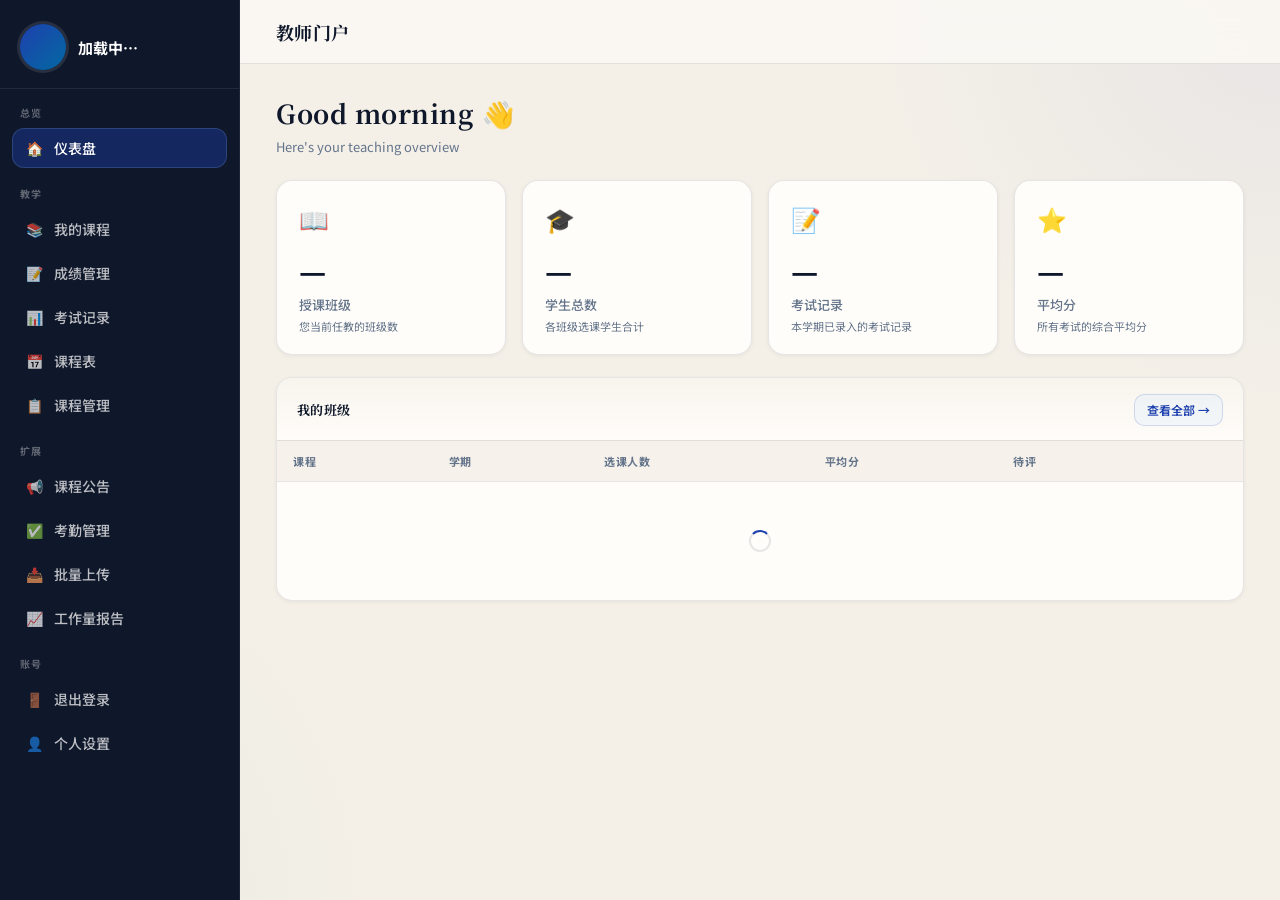
<file: EduManage/teacher/index.html>
<!DOCTYPE html>
<html lang="en">
<head>
<meta charset="UTF-8" />
<meta name="viewport" content="width=device-width, initial-scale=1.0" />
<title>教师门户</title>
<link rel="preconnect" href="https://fonts.googleapis.com">
<link href="https://fonts.googleapis.com/css2?family=Noto+Serif+SC:wght@400;600;700&family=Noto+Sans+SC:wght@300;400;500;600&family=JetBrains+Mono:wght@400;500&display=swap" rel="stylesheet">
<link rel="stylesheet" href="../css/portal-common.css">
<link rel="stylesheet" href="style.css">
</head>
<body class="portal-shell portal-teacher">

<div class="window">
  <!-- Title Bar -->
  <div class="titlebar">
    <div class="traffic-lights">
      <span class="traffic red"></span>
      <span class="traffic yellow"></span>
      <span class="traffic green"></span>
    </div>
    <div class="titlebar-title" id="pageTitle">教师门户</div>
    <div class="titlebar-right">
      <span class="titlebar-info" id="titlebarInfo"></span>
    </div>
  </div>

  <!-- App Body -->
  <div class="app-body">
    <!-- Sidebar -->
    <aside class="sidebar">
      <!-- Teacher identity -->
      <div class="sidebar-teacher">
        <div class="sidebar-avatar" id="sidebarAvatar"></div>
        <div class="sidebar-info">
          <div class="sidebar-name" id="sidebarName">加载中…</div>
          <div class="sidebar-role" id="sidebarRole"></div>
        </div>
      </div>

      <div class="sidebar-section-label">总览</div>
      <div class="nav-item active" data-view="dashboard">
        <span class="nav-icon">🏠</span> 仪表盘
      </div>

      <div class="sidebar-section-label">教学</div>
      <div class="nav-item" data-view="courses">
        <span class="nav-icon">📚</span> 我的课程
      </div>
      <div class="nav-item" data-view="grades">
        <span class="nav-icon">📝</span> 成绩管理
        <span class="nav-badge" id="ungradedBadge" style="display:none"></span>
      </div>
      <div class="nav-item" data-view="exams">
        <span class="nav-icon">📊</span> 考试记录
      </div>
      <div class="nav-item" data-view="schedule">
        <span class="nav-icon">📅</span> 课程表
      </div>
      <div class="nav-item" data-view="applications">
        <span class="nav-icon">📋</span> 课程管理
      </div>

      <div class="sidebar-section-label">扩展</div>
      <div class="nav-item" data-view="announcements">
        <span class="nav-icon">📢</span> 课程公告
      </div>
      <div class="nav-item" data-view="attendance">
        <span class="nav-icon">✅</span> 考勤管理
      </div>
      <div class="nav-item" data-view="batch-import">
        <span class="nav-icon">📥</span> 批量上传
      </div>
      <div class="nav-item" data-view="workload">
        <span class="nav-icon">📈</span> 工作量报告
      </div>

      <div class="sidebar-section-label">账号</div>
      <div class="nav-item" onclick="window.location.href='/login/logout.php'">
        <span class="nav-icon">🚪</span> 退出登录
      </div>
      <div class="nav-item" data-view="profile">
        <span class="nav-icon">👤</span> 个人设置
      </div>
    </aside>

    <!-- Content -->
    <main class="content">

      <!-- ══ DASHBOARD ══ -->
      <div class="view active" id="view-dashboard">
        <div class="view-header">
          <div>
            <div class="view-title" id="dashGreeting">Good morning 👋</div>
            <div class="view-subtitle">Here's your teaching overview</div>
          </div>
        </div>

        <div class="stat-grid">
          <div class="stat-card">
            <div class="stat-icon">📖</div>
            <div class="stat-value" id="stat-sections">—</div>
            <div class="stat-label">授课班级</div>
            <div class="stat-sub">您当前任教的班级数</div>
          </div>
          <div class="stat-card">
            <div class="stat-icon">🎓</div>
            <div class="stat-value" id="stat-students">—</div>
            <div class="stat-label">学生总数</div>
            <div class="stat-sub">各班级选课学生合计</div>
          </div>
          <div class="stat-card">
            <div class="stat-icon">📝</div>
            <div class="stat-value" id="stat-exams">—</div>
            <div class="stat-label">考试记录</div>
            <div class="stat-sub">本学期已录入的考试记录</div>
          </div>
          <div class="stat-card">
            <div class="stat-icon">⭐</div>
            <div class="stat-value" id="stat-avg">—</div>
            <div class="stat-label">平均分</div>
            <div class="stat-sub">所有考试的综合平均分</div>
          </div>
        </div>

        <!-- Sections list -->
        <div class="card">
          <div class="card-section-title">
            <span>我的班级</span>
            <button class="btn btn-ghost btn-sm" onclick="Nav.go('courses')">查看全部 →</button>
          </div>
          <div class="table-wrap">
            <table id="dashSectionsTable">
              <thead>
                <tr>
                  <th>课程</th><th>学期</th><th>选课人数</th>
                  <th>平均分</th><th>待评</th><th></th>
                </tr>
              </thead>
              <tbody id="dashSectionsBody">
                <tr><td colspan="6"><div class="spinner"></div></td></tr>
              </tbody>
            </table>
          </div>
        </div>
      </div>

      <!-- ══ COURSES ══ -->
      <div class="view" id="view-courses">
        <div class="view-header">
          <div>
            <div class="view-title">我的课程</div>
            <div class="view-subtitle">您所任教的班级列表</div>
          </div>
        </div>
        <div class="courses-grid" id="coursesGrid">
          <div class="spinner" style="grid-column:1/-1"></div>
        </div>
      </div>

      <!-- ══ SECTION DETAIL ══ -->
      <div class="view" id="view-section-detail">
        <button class="back-btn" id="backFromDetail">← 返回课程列表</button>
        <div id="sectionDetailContent"></div>
      </div>

      <!-- ══ GRADE MANAGEMENT ══ -->
      <div class="view" id="view-grades">
        <div class="view-header">
          <div>
            <div class="view-title">成绩管理</div>
            <div class="view-subtitle">为已选课学生分配并管理等级成绩</div>
          </div>
        </div>

        <!-- Pending exam upload notifications -->
        <div id="pendingExamsCard" class="pending-exams-card" style="margin-bottom:16px;display:none">
          <div class="pending-exams-head">
            ⚠️ 待录入成绩提醒
          </div>
          <div id="pendingExamsList"></div>
        </div>

        <div class="filter-bar">
          <select class="form-select" id="gradesSection" style="max-width:280px">
            <option value="">— 选择班级 —</option>
          </select>
          <button class="btn btn-primary" id="autoAssignBtn" style="display:none" onclick="Grades.autoAssign()">
            ✨ 自动分配成绩
          </button>
        </div>

        <div class="card" id="gradesCard" style="display:none">
          <div class="card-section-title">
            <span id="gradesSectionTitle">Students</span>
            <span style="font-size:12px;color:var(--text-sec)" id="gradesCount"></span>
          </div>
          <div class="table-wrap">
            <table>
              <thead>
                <tr>
                  <th>学生</th><th>院系</th>
                  <th>测验均分</th><th>期中</th><th>期末</th>
                  <th>加权均分</th><th>建议等级</th><th>等级成绩</th>
                </tr>
              </thead>
              <tbody id="gradesBody"></tbody>
            </table>
          </div>
        </div>

        <div id="gradesEmpty" class="empty-state" style="display:none">
          <div class="empty-icon">📝</div>
          请选择上方班级以管理成绩
        </div>
      </div>

      <!-- ══ EXAM MANAGEMENT ══ -->
      <div class="view" id="view-exams">
        <div class="view-header">
          <div>
            <div class="view-title">考试管理</div>
            <div class="view-subtitle">发布考试任务并追踪成绩录入进度</div>
          </div>
          <button class="btn btn-primary" onclick="ExamEvents.openPublishModal()" id="publishExamBtn" style="display:none">
            📋 发布考试
          </button>
        </div>

        <div class="filter-bar">
          <select class="form-select" id="examsSection" style="max-width:280px">
            <option value="">— 选择班级 —</option>
          </select>
        </div>

        <!-- Published exam events -->
        <div class="card" id="examEventsCard" style="display:none;margin-bottom:16px">
          <div class="card-section-title">
            <span>已发布考试</span>
          </div>
          <div id="examEventsBody"><div class="spinner"></div></div>
        </div>

        <!-- Individual score records -->
        <div class="card" id="examsCard" style="display:none">
          <div class="card-section-title">
            <span id="examsSectionTitle">成绩明细</span>
            <span style="font-size:12px;color:var(--text-sec)" id="examsCount"></span>
          </div>
          <div style="padding:0 0 12px">
            <select class="form-select" id="examsTypeFilter" style="max-width:160px">
              <option value="">全部类型</option>
              <option value="final">期末</option>
              <option value="midterm">期中</option>
              <option value="quiz">测验</option>
            </select>
          </div>
          <div class="table-wrap">
            <table>
              <thead>
                <tr>
                  <th>学生</th><th>考试类型</th><th>日期</th>
                  <th>成绩</th><th>计算等级</th><th>操作</th>
                </tr>
              </thead>
              <tbody id="examsBody"></tbody>
            </table>
          </div>
        </div>

        <div id="examsEmpty" class="empty-state">
          <div class="empty-icon">📊</div>
          请选择班级以查看考试信息
        </div>
      </div>

      <!-- ══ PROFILE ══ -->
      <div class="view" id="view-profile">
        <div class="view-header">
          <div>
            <div class="view-title">个人设置</div>
            <div class="view-subtitle">管理您的账户信息</div>
          </div>
        </div>

        <div class="profile-layout">
          <!-- Avatar card -->
          <div class="profile-avatar-card">
            <div class="profile-avatar-wrap">
              <div class="profile-avatar" id="profileAvatar"></div>
              <div class="avatar-upload-btn" onclick="document.getElementById('avatarInput').click()" title="上传头像">
                📷
              </div>
              <input type="file" id="avatarInput" accept="image/*" style="display:none" onchange="Profile.previewAvatar(this)">
            </div>
            <div class="profile-name" id="profileName">—</div>
            <div class="profile-role-badge" id="profileTitle">—</div>
            <div class="profile-info-row">📧 <span id="profileEmail">—</span></div>
            <div class="profile-info-row">🏫 <span id="profileDept">—</span></div>
            <div class="profile-info-row">📅 加入于 <span id="profileJoined">—</span></div>
          </div>

          <!-- Edit form -->
          <div class="card" style="padding:22px">
            <div style="font-size:15px;font-weight:700;margin-bottom:18px;color:var(--text)">编辑信息</div>
            <div class="form-group">
              <label class="form-label">姓名</label>
              <input type="text" class="form-input" id="editName" placeholder="请输入姓名">
            </div>
            <div class="form-row">
              <div class="form-group">
                <label class="form-label">电话</label>
                <input type="tel" class="form-input" id="editPhone" inputmode="numeric" maxlength="11" pattern="\d{11}" title="请输入11位数字手机号" placeholder="11位数字手机号">
              </div>
              <div class="form-group">
                <label class="form-label">性别</label>
                <select class="form-select" id="editGender">
                  <option value="male">男</option>
                  <option value="female">女</option>
                  <option value="other">其他</option>
                </select>
              </div>
            </div>
            <div class="divider"></div>
            <div style="display:flex;gap:10px;justify-content:flex-end">
              <button class="btn btn-secondary" onclick="Profile.load()">重置</button>
              <button class="btn btn-primary" onclick="Profile.save()">保存修改</button>
            </div>
          </div>

          <!-- Password change card -->
          <div class="card" style="padding:22px;margin-top:16px">
            <div style="font-size:15px;font-weight:700;margin-bottom:18px;color:var(--text)">修改密码</div>
            <div class="form-group">
              <label class="form-label">当前密码</label>
              <input type="password" class="form-input" id="pwdCurrent" placeholder="请输入当前密码">
            </div>
            <div class="form-group">
              <label class="form-label">新密码</label>
              <input type="password" class="form-input" id="pwdNew" placeholder="至少 6 位">
            </div>
            <div class="form-group">
              <label class="form-label">确认新密码</label>
              <input type="password" class="form-input" id="pwdConfirm" placeholder="再次输入新密码">
            </div>
            <div style="display:flex;justify-content:flex-end">
              <button class="btn btn-primary" onclick="Profile.changePassword()">修改密码</button>
            </div>
          </div>
        </div>
      </div>

      <!-- ══ SCHEDULE ══ -->
      <div class="view" id="view-schedule">
        <div class="view-header">
          <div>
            <div class="view-title">课程表</div>
            <div class="view-subtitle">您的教学课表 — 点击课程可查看详情</div>
          </div>
          <button class="btn btn-ghost btn-sm" onclick="Schedule.load()">🔄 刷新</button>
        </div>

        <!-- Week navigation bar -->
        <div class="week-nav" id="weekNav" style="display:none">
          <span class="week-nav-label">第</span>
          <select class="week-nav-select" id="weekSelect" onchange="Schedule.loadWeek(+this.value)"></select>
          <span class="week-range-info" id="weekRangeInfo"></span>
          <div class="week-nav-spacer"></div>
          <div class="week-legend" id="weekLegend"></div>
          <button class="btn btn-secondary btn-sm" id="prevWeekBtn" onclick="Schedule.stepWeek(-1)">‹</button>
          <button class="btn btn-secondary btn-sm" id="nextWeekBtn" onclick="Schedule.stepWeek(+1)">›</button>
        </div>

        <div id="scheduleContent">
          <div class="spinner"></div>
        </div>
      </div>

      <!-- ══ APPLICATIONS ══ -->
      <div class="view" id="view-applications">
        <div class="view-header">
          <div>
            <div class="view-title">课程管理</div>
            <div class="view-subtitle">申请教授课程、管理开课信息与指导学生</div>
          </div>
        </div>

        <!-- Tab bar -->
        <div class="tab-bar" style="display:flex;gap:4px;margin-bottom:20px;border-bottom:1px solid var(--border);padding-bottom:0">
          <button class="tab-btn active" id="appTab-overview"   onclick="Applications.switchTab('overview')">教学概览</button>
          <button class="tab-btn"        id="appTab-advisees"   onclick="Applications.switchTab('advisees')">我的指导学生</button>
        </div>

        <!-- Tab: Available Courses (DEPRECATED) -->
        <div id="appPane-courses" style="display:none">
        </div>

        <!-- Tab: Teaching Overview -->
        <div id="appPane-overview">
          <div class="card">
            <div class="card-section-title">
              <span>我的教学任务</span>
              <button class="btn btn-ghost btn-sm" onclick="Applications.loadOverview()">刷新</button>
            </div>
            <div class="table-wrap">
              <table id="overviewTable">
                <thead>
                  <tr>
                    <th>课程</th><th>学期</th><th>已选</th><th>容量</th>
                    <th>占用率</th><th>排名</th><th>操作</th>
                  </tr>
                </thead>
                <tbody id="overviewBody"><tr><td colspan="7" style="text-align:center;padding:32px;color:var(--text-ter)"><div class="spinner"></div></td></tr></tbody>
              </table>
            </div>
          </div>
          <!-- Section stats -->
          <div class="card" style="margin-top:16px">
            <div class="card-section-title">开课统计</div>
            <div class="table-wrap">
              <table id="enrollStatsTable">
                <thead><tr><th>课程</th><th>学期</th><th>已选</th><th>容量</th></tr></thead>
                <tbody id="enrollStatsBody"><tr><td colspan="4" style="text-align:center;padding:24px;color:var(--text-ter)">Loading…</td></tr></tbody>
              </table>
            </div>
          </div>
        </div>

        <!-- Tab: My Advisees -->
        <div id="appPane-advisees" style="display:none">
          <div class="card">
            <div class="card-section-title">
              <span>我指导的学生</span>
              <button class="btn btn-ghost btn-sm" onclick="Applications.loadAdvisees()">刷新</button>
            </div>
            <div id="adviseesList"><div class="spinner"></div></div>
          </div>
        </div>
      </div>

      <!-- ══ ANNOUNCEMENTS ══ -->
      <div class="view" id="view-announcements">
        <div class="view-header">
          <div>
            <div class="view-title">课程公告</div>
            <div class="view-subtitle">向各班级学生发布通知与公告</div>
          </div>
          <button class="btn btn-primary" onclick="Announcements.openPostModal()">+ 发布公告</button>
        </div>

        <!-- Tab bar -->
        <div class="tab-bar" style="display:flex;gap:4px;margin-bottom:20px;border-bottom:1px solid var(--border);padding-bottom:0">
          <button class="tab-btn active" id="annTab-all"     onclick="Announcements.switchTab('all')">我发布的公告</button>
          <button class="tab-btn"        id="annTab-inbox"   onclick="Announcements.switchTab('inbox')">我收到的公告</button>
          <button class="tab-btn"        id="annTab-section" onclick="Announcements.switchTab('section')">按班级筛选</button>
        </div>

        <!-- Pane: All -->
        <div id="annPane-all">
          <div class="card">
            <div class="card-section-title">
              <span>我发布的所有公告</span>
              <button class="btn btn-ghost btn-sm" onclick="Announcements.loadAll()">🔄 刷新</button>
            </div>
            <div id="annAllList"><div class="spinner"></div></div>
          </div>
        </div>

        <!-- Pane: Inbox (received announcements) -->
        <div id="annPane-inbox" style="display:none">
          <div class="filter-bar" style="display:flex;align-items:center;justify-content:space-between;margin-bottom:12px;gap:12px">
            <div style="display:flex;gap:8px;align-items:center">
              <input type="text" id="annInboxSearch" class="form-input" placeholder="搜索标题/内容" style="max-width:420px" />
              <button class="btn btn-ghost btn-sm" id="annInboxSearchBtn">搜索</button>
            </div>
            <div style="display:flex;gap:8px;align-items:center">
              <button class="btn btn-ghost btn-sm" onclick="Announcements.loadInbox()">🔄 刷新</button>
            </div>
          </div>
          <div class="card">
            <div class="card-section-title">
              <span>我收到的公告</span>
            </div>
            <div id="annInboxList"><div class="spinner"></div></div>
            <div id="annInboxPagination" style="display:flex;gap:6px;align-items:center;margin-top:12px"></div>
          </div>
        </div>

        <!-- Pane: By section -->
        <div id="annPane-section" style="display:none">
          <div class="filter-bar">
            <select class="form-select" id="annSectionSel" style="max-width:280px">
              <option value="">— 选择班级 —</option>
            </select>
          </div>
          <div class="card" id="annSectionCard" style="display:none">
            <div class="card-section-title">
              <span id="annSectionTitle">公告列表</span>
            </div>
            <div id="annSectionList"></div>
          </div>
          <div id="annSectionEmpty" class="empty-state">
            <div class="empty-icon">📢</div>请选择班级查看公告
          </div>
        </div>
      </div>

      <!-- ══ ATTENDANCE ══ -->
      <div class="view" id="view-attendance">
        <div class="view-header">
          <div>
            <div class="view-title">考勤管理</div>
            <div class="view-subtitle">录入课堂考勤，查看出勤率报表</div>
          </div>
        </div>

        <div class="tab-bar" style="display:flex;gap:4px;margin-bottom:20px;border-bottom:1px solid var(--border);padding-bottom:0">
          <button class="tab-btn active" id="attTab-record" onclick="Attendance.switchTab('record')">录入考勤</button>
          <button class="tab-btn"        id="attTab-report" onclick="Attendance.switchTab('report')">出勤报表</button>
        </div>

        <!-- Pane: Record -->
        <div id="attPane-record">
          <div class="filter-bar" style="flex-wrap:wrap;gap:10px">
            <select class="form-select" id="attSection" style="max-width:260px" onchange="Attendance.onSectionChange()">
              <option value="">— 选择班级 —</option>
            </select>
            <select class="form-select" id="attSchedule" style="max-width:220px" disabled onchange="Attendance.onScheduleChange()">
              <option value="">— 选择课次 —</option>
            </select>
            <select class="form-select" id="attWeek" style="max-width:110px" disabled onchange="Attendance.loadAttendance()">
              <option value="">— 周次 —</option>
            </select>
            <button class="btn btn-ghost btn-sm" id="attQuickAll" style="display:none" onclick="Attendance.setAll('present')">全部出勤</button>
            <button class="btn btn-primary btn-sm" id="attSaveBtn" style="display:none" onclick="Attendance.saveAll()">💾 保存考勤</button>
          </div>

          <div class="card" id="attCard" style="display:none">
            <div class="card-section-title">
              <span id="attCardTitle">考勤录入</span>
              <span style="font-size:12px;color:var(--text-sec)" id="attCardSub"></span>
            </div>
            <div class="table-wrap">
              <table>
                <thead>
                  <tr>
                    <th>学生</th><th>院系</th>
                    <th style="width:140px">状态</th><th>备注</th>
                  </tr>
                </thead>
                <tbody id="attBody"></tbody>
              </table>
            </div>
          </div>
          <div id="attEmpty" class="empty-state">
            <div class="empty-icon">✅</div>请选择班级、课次和周次
          </div>
        </div>

        <!-- Pane: Report -->
        <div id="attPane-report" style="display:none">
          <div class="filter-bar" style="gap:10px">
            <select class="form-select" id="attReportSection" style="max-width:280px" onchange="Attendance.loadReport()">
              <option value="">— 选择班级 —</option>
            </select>
            <label style="font-size:13px;color:var(--text-sec);display:flex;align-items:center;gap:6px">
              预警阈值 %
              <input type="number" id="attWarnThreshold" class="form-input" value="75" min="0" max="100" style="width:70px" onchange="Attendance.loadReport()">
            </label>
          </div>
          <div class="card" id="attReportCard" style="display:none">
            <div class="card-section-title">
              <span>出勤率报表</span>
              <span style="font-size:12px;color:var(--text-sec)" id="attReportSub"></span>
            </div>
            <div class="table-wrap">
              <table>
                <thead>
                  <tr>
                    <th>学生</th><th>院系</th>
                    <th>总课次</th><th>出勤</th><th>缺勤</th><th>迟到</th>
                    <th>出勤率</th><th>状态</th>
                  </tr>
                </thead>
                <tbody id="attReportBody"></tbody>
              </table>
            </div>
          </div>
          <div id="attReportEmpty" class="empty-state">
            <div class="empty-icon">📊</div>请选择班级查看出勤报表
          </div>
        </div>
      </div>

      <!-- Audit log removed -->

      <!-- ══ BATCH IMPORT ══ -->
      <div class="view" id="view-batch-import">
        <div class="view-header">
          <div>
            <div class="view-title">批量成绩上传</div>
            <div class="view-subtitle">通过 CSV 文件或粘贴数据批量录入考试成绩</div>
          </div>
        </div>

        <!-- Step 1 -->
        <div class="card batch-step-card" style="margin-bottom:16px">
          <div class="card-section-title">第一步：选择班级和考试信息</div>
          <div class="batch-setup-grid">
            <div class="form-group" style="margin:0">
              <label class="form-label">班级</label>
              <select class="form-select" id="biSection" onchange="BatchImport.onSectionChange()">
                <option value="">— 选择班级 —</option>
              </select>
            </div>
            <div class="form-group" style="margin:0">
              <label class="form-label">考试类型</label>
              <select class="form-select" id="biType">
                <option value="final">期末</option>
                <option value="midterm">期中</option>
                <option value="quiz">测验</option>
              </select>
            </div>
            <div class="form-group" style="margin:0">
              <label class="form-label">考试日期</label>
              <input type="date" class="form-input" id="biDate">
            </div>
            <button class="btn btn-ghost btn-sm" id="biTemplateBtn" style="display:none" onclick="BatchImport.downloadTemplate()">
              ⬇ 下载模板
            </button>
          </div>
        </div>

        <!-- Step 2: Input -->
        <div class="card" id="biInputCard" style="display:none;margin-bottom:16px">
          <div class="card-section-title">第二步：导入成绩数据</div>
          <div class="tab-bar" style="display:flex;gap:4px;margin-bottom:16px;border-bottom:1px solid var(--border);padding-bottom:0">
            <button class="tab-btn active" id="biTab-csv"   onclick="BatchImport.switchInputTab('csv')">上传 CSV 文件</button>
            <button class="tab-btn"        id="biTab-paste" onclick="BatchImport.switchInputTab('paste')">粘贴数据</button>
          </div>
          <!-- CSV pane -->
          <div id="biPane-csv">
            <div class="batch-dropzone"
                 onclick="document.getElementById('biFileInput').click()"
                 ondragover="event.preventDefault()" ondrop="BatchImport.onFileDrop(event)">
              <div style="font-size:32px;margin-bottom:8px">📄</div>
              <div style="font-size:14px;font-weight:600;color:var(--text)">点击上传或拖拽 CSV 文件</div>
              <div style="font-size:12px;color:var(--text-sec);margin-top:4px">格式：学号,成绩（支持带表头；成绩范围 0-100）</div>
              <input type="file" id="biFileInput" accept=".csv,.txt" style="display:none" onchange="BatchImport.onFileChange(this)">
            </div>
          </div>
          <!-- Paste pane -->
          <div id="biPane-paste" style="display:none">
            <div class="batch-paste-help">
              每行一条记录，格式：<code style="background:var(--bg);padding:2px 6px;border-radius:4px">学号,成绩</code>
            </div>
            <textarea class="form-input" id="biPasteArea" rows="8"
              placeholder="2021001,85&#10;2021002,92.5&#10;2021003,78"
              style="font-family:monospace;resize:vertical"></textarea>
            <button class="btn btn-secondary btn-sm" style="margin-top:8px" onclick="BatchImport.parsePaste()">解析数据</button>
          </div>
          <div class="batch-help-box">
            <div class="batch-help-title">导入说明</div>
            <div class="batch-help-text">建议先下载模板，再按“学号,成绩”填写。解析后会先展示匹配结果，只有有效记录会被提交。</div>
          </div>
        </div>

        <!-- Step 3: Preview -->
        <div class="card" id="biPreviewCard" style="display:none">
          <div class="card-section-title">
            <span>第三步：确认并提交</span>
            <span style="font-size:12px;color:var(--text-sec)" id="biPreviewSub"></span>
          </div>
          <div class="batch-result-summary" id="biResultSummary" style="display:none"></div>
          <div class="table-wrap">
            <table>
              <thead><tr><th>学号</th><th>姓名</th><th>当前成绩</th><th>新成绩</th><th>状态</th></tr></thead>
              <tbody id="biPreviewBody"></tbody>
            </table>
          </div>
          <div class="batch-preview-actions">
            <button class="btn btn-secondary" onclick="BatchImport.reset()">重新输入</button>
            <button class="btn btn-primary" id="biSubmitBtn" onclick="BatchImport.submit()">💾 提交成绩</button>
          </div>
        </div>

        <div id="biEmpty" class="empty-state">
          <div class="empty-icon">📥</div>请先选择班级
        </div>
      </div>

      <!-- ══ WORKLOAD ══ -->
      <div class="view" id="view-workload">
        <div class="view-header">
          <div>
            <div class="view-title">工作量报告</div>
            <div class="view-subtitle">查看您的教学工作量统计与各班级详情</div>
          </div>
          <button class="btn btn-ghost btn-sm" onclick="Workload.load()">🔄 刷新</button>
        </div>

        <div class="filter-bar" style="gap:10px;margin-bottom:20px">
          <select class="form-select" id="wlSemester" style="max-width:130px" onchange="Workload.load()">
            <option value="">全部学期</option>
          </select>
          <select class="form-select" id="wlYear" style="max-width:110px" onchange="Workload.load()">
            <option value="0">全部年份</option>
          </select>
        </div>

        <div class="stat-grid">
          <div class="stat-card">
            <div class="stat-icon">📖</div>
            <div class="stat-value" id="wl-sections">—</div>
            <div class="stat-label">授课班级</div>
          </div>
          <div class="stat-card">
            <div class="stat-icon">🎓</div>
            <div class="stat-value" id="wl-students">—</div>
            <div class="stat-label">学生总数</div>
          </div>
          <div class="stat-card">
            <div class="stat-icon">⭐</div>
            <div class="stat-value" id="wl-credits">—</div>
            <div class="stat-label">学分总量</div>
          </div>
          <div class="stat-card">
            <div class="stat-icon">🕐</div>
            <div class="stat-value" id="wl-hours">—</div>
            <div class="stat-label">周课时（h）</div>
          </div>
          <div class="stat-card">
            <div class="stat-icon">✅</div>
            <div class="stat-value" id="wl-graded">—</div>
            <div class="stat-label">已批改</div>
          </div>
          <div class="stat-card">
            <div class="stat-icon">⏳</div>
            <div class="stat-value" id="wl-pending">—</div>
            <div class="stat-label">待批改</div>
          </div>
        </div>

        <div class="card" style="margin-top:20px">
          <div class="card-section-title">
            <span>各班级详情</span>
            <span style="font-size:12px;color:var(--text-sec)" id="wlSectionCount"></span>
          </div>
          <div class="table-wrap">
            <table>
              <thead>
                <tr>
                  <th>课程</th><th>学期</th><th>学分</th>
                  <th>学生数</th><th>考试数</th><th>平均分</th>
                  <th>周课时</th><th>批改进度</th>
                </tr>
              </thead>
              <tbody id="wlBody">
                <tr><td colspan="8" style="text-align:center;padding:32px;color:var(--text-ter)">请先打开此页面加载数据</td></tr>
              </tbody>
            </table>
          </div>
        </div>
      </div>

    </main><!-- /content -->
  </div><!-- /app-body -->
</div><!-- /window -->

<!-- ══ MODAL ══ -->
<div class="modal-overlay" id="modalOverlay" onclick="if(event.target===this)Modal.close()">
  <div class="modal" id="modalBox">
    <div class="modal-header">
      <div class="modal-title" id="modalTitle">Modal</div>
      <button class="modal-close" onclick="Modal.close()">×</button>
    </div>
    <div class="modal-body" id="modalBody"></div>
    <div class="modal-footer" id="modalFooter"></div>
  </div>
</div>

<!-- ══ EXAM MODAL (Add/Edit) ══ -->
<div class="modal-overlay" id="examModalOverlay" onclick="if(event.target===this)ExamModal.close()">
  <div class="modal" id="examModalBox">
    <div class="modal-header">
      <div class="modal-title" id="examModalTitle">添加考试记录</div>
      <button class="modal-close" onclick="ExamModal.close()">×</button>
    </div>
    <div class="modal-body">
      <input type="hidden" id="emExamId">
      <div class="form-group">
        <label class="form-label">学生</label>
        <select class="form-select" id="emStudent">
          <option value="">— 选择学生 —</option>
        </select>
      </div>
      <div class="form-row">
        <div class="form-group">
          <label class="form-label">考试类型</label>
          <select class="form-select" id="emType">
            <option value="final">期末</option>
            <option value="midterm">期中</option>
            <option value="quiz">测验</option>
          </select>
        </div>
        <div class="form-group">
          <label class="form-label">考试日期</label>
          <input type="date" class="form-input" id="emDate">
        </div>
      </div>
      <div class="form-group">
        <label class="form-label">成绩 (0 – 100)</label>
        <input type="number" class="form-input" id="emScore" min="0" max="100" step="0.5" placeholder="如 87.5">
      </div>
    </div>
    <div class="modal-footer">
      <button class="btn btn-secondary" onclick="ExamModal.close()">取消</button>
      <button class="btn btn-primary" id="examModalSaveBtn" onclick="ExamModal.save()">保存记录</button>
    </div>
  </div>
</div>

<!-- Toast container -->
<div class="toast-container" id="toasts"></div>

<script>
/* ═══════════════════════════════════════════════════════
   CONFIG — 统一从 APP_PATHS 读取接口、资源和枚举
═══════════════════════════════════════════════════════ */
const API          = window.teacherGetApiUrl('teacher');
const GRADES_API   = window.teacherGetApiUrl('grades');
const ANN_API      = window.teacherGetApiUrl('announcement');
const ATT_API      = window.teacherGetApiUrl('attendance');
const WORKLOAD_API = window.teacherGetApiUrl('workload');
const APP_API      = window.teacherGetApiUrl('application');
const SCHEDULE_API = window.teacherGetApiUrl('schedule');

/* ═══════════════════════════════════════════════════════
   STATE
═══════════════════════════════════════════════════════ */
const State = {
  profile:  null,
  sections: [],
  currentSectionId: null,
  currentSectionStudents: [],
  currentExams: [],
  ungradedCount: 0,
};

/* ═══════════════════════════════════════════════════════
   TOAST
═══════════════════════════════════════════════════════ */
const Toast = {
  show(msg, type = 'ok') {
    const icons = { ok: '✅', error: '❌', warn: '⚠️' };
    const el = document.createElement('div');
    el.className = `toast${type === 'error' ? ' error' : type === 'warn' ? ' warn' : ''}`;
    el.innerHTML = `<span>${icons[type] || '✅'}</span><span>${escHtml(msg || '')}</span>`;
    document.getElementById('toasts').appendChild(el);
    setTimeout(() => el.remove(), 3200);
  },
};

/* ═══════════════════════════════════════════════════════
   UTILS
═══════════════════════════════════════════════════════ */
function escHtml(s) {
  return String(s ?? '').replace(/&/g,'&amp;').replace(/</g,'&lt;').replace(/>/g,'&gt;').replace(/"/g,'&quot;').replace(/'/g,'&#39;');
}

function messageOf(payload, fallback = '请求失败') {
  if (!payload) return fallback;
  return payload.message || payload.msg || payload.error || fallback;
}

function teacherBootIdentity() {
  return window.TEACHER_BOOT || {};
}

function initialsOf(name) {
  const label = String(name || '教师用户').trim();
  if (!label) return '教';
  return label.split(/\s+/).map(w => (w || '')[0]).join('').toUpperCase().slice(0, 2) || label.slice(0, 1);
}

function setBusyState(button, busy, loadingText) {
  if (!button) return;
  if (!button.dataset.originalText) {
    button.dataset.originalText = button.innerHTML;
  }
  button.disabled = !!busy;
  button.classList.toggle('is-busy', !!busy);
  button.innerHTML = busy
    ? escHtml(loadingText || button.dataset.loadingText || '处理中...')
    : button.dataset.originalText;
}

/* ═══════════════════════════════════════════════════════
   API HELPERS
═══════════════════════════════════════════════════════ */
async function parseResponseJson(res, fallback = '请求失败') {
  const json = await res.json().catch(() => null);
  if (!res.ok || !json || json.ok === false) {
    throw new Error(messageOf(json, fallback));
  }
  return json;
}

async function apiFetch(action, options = {}) {
  const url = `${API}?action=${action}`;
  const res  = await fetch(url, { headers: { 'Content-Type': 'application/json' }, ...options });
  const json = await parseResponseJson(res, '接口请求失败');
  return json.data;
}

async function apiGet(action, params = {}) {
  const qs = new URLSearchParams({ action, ...params }).toString();
  const res = await fetch(`${API}?${qs}`);
  const json = await parseResponseJson(res, '接口请求失败');
  return json.data;
}

async function apiPost(action, body) {
  const res  = await fetch(`${API}?action=${action}`, {
    method: 'POST',
    headers: { 'Content-Type': 'application/json' },
    body: JSON.stringify(body),
  });
  const json = await parseResponseJson(res, '接口请求失败');
  return json.data;
}

async function appApiGet(action) {
  const res = await fetch(`${APP_API}?action=${action}`);
  const json = await parseResponseJson(res, '请求失败');
  return json.data;
}

async function appApiPost(action, body) {
  const res = await fetch(`${APP_API}?action=${action}`, {
    method: 'POST',
    headers: { 'Content-Type': 'application/json' },
    body: JSON.stringify(body),
  });
  const json = await parseResponseJson(res, '提交失败');
  return json.data;
}

/* ═══════════════════════════════════════════════════════
   MODAL
═══════════════════════════════════════════════════════ */
const Modal = {
  open(title, body, footer = '') {
    document.getElementById('modalTitle').textContent = title;
    document.getElementById('modalBody').innerHTML   = body;
    document.getElementById('modalFooter').innerHTML = footer;
    document.getElementById('modalOverlay').classList.add('open');
  },
  primaryButton() {
    return document.querySelector('#modalFooter .btn-primary, #modalFooter .btn-danger');
  },
  close() {
    document.getElementById('modalOverlay').classList.remove('open');
  },
};

/* ═══════════════════════════════════════════════════════
   NAV
═══════════════════════════════════════════════════════ */
const Nav = {
  go(viewId) {
    document.querySelectorAll('.nav-item').forEach(el => el.classList.remove('active'));
    const navEl = document.querySelector(`.nav-item[data-view="${viewId}"]`);
    if (navEl) navEl.classList.add('active');

    document.querySelectorAll('.view').forEach(v => v.classList.remove('active'));
    const view = document.getElementById(`view-${viewId}`);
    if (view) view.classList.add('active');

    const titles = {
      dashboard: '仪表盘', courses: '我的课程',
      grades: '成绩管理', exams: '考试管理',
      schedule: '课程表',
      applications: '课程管理',
      profile: '个人设置', 'section-detail': '班级详情',
      announcements: '课程公告',
      attendance: '考勤管理',
      'batch-import': '批量成绩上传',
      workload: '工作量报告',
    };
    document.getElementById('pageTitle').textContent = titles[viewId] || '教师门户';

    if (viewId === 'courses')       Courses.load();
    if (viewId === 'grades')        Grades.init();
    if (viewId === 'exams')         Exams.init();
    if (viewId === 'schedule')      Schedule.load();
    if (viewId === 'profile')       Profile.load();
    if (viewId === 'applications')  Applications.load();
    if (viewId === 'announcements') Announcements.load();
    if (viewId === 'attendance')    Attendance.init();
    if (viewId === 'batch-import')  BatchImport.init();
    if (viewId === 'workload')      Workload.init();
  },
};

document.querySelectorAll('.nav-item').forEach(el => {
  el.addEventListener('click', () => Nav.go(el.dataset.view));
});
document.getElementById('backFromDetail').addEventListener('click', () => Nav.go('courses'));

/* ═══════════════════════════════════════════════════════
   HELPERS
═══════════════════════════════════════════════════════ */
function gradeClass(g) {
  if (!g) return 'grade-NA';
  if (g.startsWith('A')) return 'grade-A';
  if (g.startsWith('B')) return 'grade-B';
  if (g.startsWith('C')) return 'grade-C';
  if (g === 'D')         return 'grade-D';
  if (g === 'F')         return 'grade-F';
  return 'grade-NA';
}

function scoreCls(s) {
  if (!s) return '';
  if (s >= 85) return 'score-high';
  if (s >= 70) return 'score-mid';
  return 'score-low';
}

function avatarEl(name, img, size = 30) {
  if (img) {
    let src = String(img);
    // If not absolute URL or protocol-relative and not data:, ensure leading '/'
    if (!src.match(/^[a-zA-Z][a-zA-Z0-9+.-]*:\/\//) && !src.startsWith('/') && !src.startsWith('data:') && !src.startsWith('//')) {
      src = '/' + src;
    }
    const alt = (name || '').replace(/"/g, '&quot;');
    return `<div class="mini-avatar" style="width:${size}px;height:${size}px"><img src="${src}" alt="${alt}" loading="lazy" onerror="this.onerror=null;this.src='${window.teacherGetDefaultAvatarUrl()}'"></div>`;
  }
  const initials = (name || '').split(' ').map(w => (w||'')[0]).join('').toUpperCase().slice(0,2);
  return `<div class="mini-avatar" style="width:${size}px;height:${size}px;font-size:${size*0.37}px">${initials}</div>`;
}

function fmtDate(d) {
  if (!d) return '—';
  return new Date(d).toLocaleDateString('zh-CN', { year: 'numeric', month: 'long', day: 'numeric' });
}

function scoreDisplay(v) {
  if (v === null || v === undefined || v === '') return '<span style="color:var(--text-ter)">—</span>';
  return `<span class="score-chip ${scoreCls(+v)}">${(+v).toFixed(1)}</span>`;
}

/* ═══════════════════════════════════════════════════════
   DASHBOARD
═══════════════════════════════════════════════════════ */
const Dashboard = {
  async load() {
    try {
      const data = await apiGet('get_dashboard');
      const { stats, sections } = data;

      document.getElementById('stat-sections').textContent = stats.total_sections ?? '0';
      document.getElementById('stat-students').textContent = stats.total_students ?? '0';
      document.getElementById('stat-exams').textContent    = stats.total_exams    ?? '0';
      document.getElementById('stat-avg').textContent      = stats.overall_avg ? stats.overall_avg + '' : '—';

      State.ungradedCount = +stats.ungraded_count || 0;
      const badge = document.getElementById('ungradedBadge');
      if (State.ungradedCount > 0) {
        badge.textContent = State.ungradedCount;
        badge.style.display = '';
      } else {
        badge.style.display = 'none';
      }

      State.sections = sections;
      const tbody = document.getElementById('dashSectionsBody');
      if (!sections.length) {
        tbody.innerHTML = `<tr><td colspan="6"><div class="empty-state">暂无班级数据</div></td></tr>`;
        return;
      }
      tbody.innerHTML = sections.map(s => `
        <tr style="cursor:pointer" onclick="Courses.openSection(${s.section_id})">
          <td>
            <div style="font-weight:600">${s.course_name}</div>
            <div style="font-size:11px;color:var(--text-sec)">${s.credit} 学分 · ${s.hours} 课时</div>
          </td>
          <td>${s.semester} ${s.year}</td>
          <td>
            <span style="font-weight:600">${s.enrolled_count}</span>
            <span style="color:var(--text-ter);font-size:12px"> / ${s.capacity}</span>
          </td>
          <td>${scoreDisplay(s.section_avg_score)}</td>
          <td>${s.ungraded_count > 0
            ? `<span style="color:var(--red);font-weight:600">${s.ungraded_count}</span>`
            : `<span style="color:var(--green)">✓</span>`}
          </td>
          <td>
            <button class="btn btn-ghost btn-sm" onclick="event.stopPropagation();Courses.openSection(${s.section_id})">
              管理 →
            </button>
          </td>
        </tr>
      `).join('');
    } catch(e) {
      Toast.show(e.message, 'error');
    }
  }
};

/* ═══════════════════════════════════════════════════════
   COURSES
═══════════════════════════════════════════════════════ */
const Courses = {
  async load() {
    const grid = document.getElementById('coursesGrid');
    grid.innerHTML = '<div class="spinner" style="grid-column:1/-1"></div>';
    try {
      const sections = await apiGet('get_sections');
      State.sections = sections;
      if (!sections.length) {
        grid.innerHTML = '<div class="empty-state" style="grid-column:1/-1"><div class="empty-icon">📚</div>暂无分配的课程</div>';
        return;
      }
      grid.innerHTML = sections.map(s => {
        const pct = s.capacity > 0 ? Math.round(s.enrolled_count / s.capacity * 100) : 0;
        return `
        <div class="course-card" onclick="Courses.openSection(${s.section_id})">
          ${s.ungraded_count > 0 ? `<div class="ungraded-badge">${s.ungraded_count} 待评</div>` : ''}
          <div class="course-card-name">${s.course_name}</div>
          <div class="course-card-sem">${s.semester} ${s.year}</div>
          <div class="course-card-meta">
            <div class="course-meta-item">🎓 ${s.enrolled_count}/${s.capacity}</div>
            <div class="course-meta-item">⭐ ${s.credit} cr</div>
            <div class="course-meta-item">📊 ${s.section_avg_score ? s.section_avg_score : '暂无'}</div>
            <div class="course-meta-item">📋 ${s.exam_count} exams</div>
          </div>
          <div class="course-progress">
            <div class="course-progress-fill" style="width:${pct}%"></div>
          </div>
        </div>`;
      }).join('');
    } catch(e) {
      Toast.show(e.message, 'error');
    }
  },

  async openSection(sectionId) {
    State.currentSectionId = sectionId;
    document.querySelectorAll('.view').forEach(v => v.classList.remove('active'));
    document.getElementById('view-section-detail').classList.add('active');
    document.getElementById('pageTitle').textContent = '班级详情';

    const content = document.getElementById('sectionDetailContent');
    content.innerHTML = '<div class="spinner"></div>';

    try {
      const section = State.sections.find(s => s.section_id == sectionId) || {};
      const students = await apiGet('get_section_students', { section_id: sectionId });
      State.currentSectionStudents = students;

      const pct = section.capacity > 0 ? Math.round(section.enrolled_count / section.capacity * 100) : 0;

      content.innerHTML = `
        <div class="section-hero">
          <div>
            <div class="section-hero-title">${section.course_name || 'Section'}</div>
            <div class="section-hero-meta">${section.semester || ''} ${section.year || ''} · ${section.credit || ''} 学分 · ${section.hours || ''} 课时</div>
            ${section.description ? `<div class="section-hero-desc">${section.description}</div>` : ''}
          </div>
          <div class="section-hero-chips">
            <div class="hero-chip">🎓 ${section.enrolled_count || 0} / ${section.capacity || '?'}</div>
            <div class="hero-chip">📊 ${section.section_avg_score ? section.section_avg_score : '暂无成绩'}</div>
            <div class="hero-chip">${pct}% 满员</div>
          </div>
        </div>

        <div class="view-header section-detail-toolbar">
          <div style="font-size:15px;font-weight:700;color:var(--text)">已选课学生</div>
          <div class="section-detail-actions">
            <button class="btn btn-secondary btn-sm" onclick="Courses.openSection(${sectionId})">🔄 Refresh</button>
            <button class="btn btn-primary btn-sm" onclick="ExamModal.openForSection(${sectionId})">+ Add Exam</button>
          </div>
        </div>

        <div class="card">
          <div class="table-wrap">
            <table>
              <thead>
                <tr>
                  <th>学生</th><th>院系</th>
                  <th>测验均分</th><th>期中</th><th>期末</th>
                  <th>加权均分</th><th>建议等级</th>
                  <th>等级成绩</th><th>操作</th>
                </tr>
              </thead>
              <tbody>
                ${students.length ? students.map(st => this._studentRow(st, sectionId)).join('') : `
                  <tr><td colspan="9">
                    <div class="empty-state"><div class="empty-icon">👥</div>暂无学生选课</div>
                  </td></tr>
                `}
              </tbody>
            </table>
          </div>
        </div>
      `;
    } catch(e) {
      content.innerHTML = `<div class="empty-state">${e.message}</div>`;
      Toast.show(e.message, 'error');
    }
  },

  _studentRow(st, sectionId) {
    const letterGrade = st.letter_grade;
    const gradePill = letterGrade
      ? `<span class="grade-pill ${gradeClass(letterGrade)}">${letterGrade}</span>`
      : `<span class="grade-pill grade-NA">—</span>`;

    return `<tr>
      <td>
        <div class="student-cell">
          ${avatarEl(st.name, st.avatar_url)}
          <div>
            <div class="student-name">${st.name}</div>
            <div class="student-id">${st.student_no} · ${st.student_grade_year || ''}</div>
          </div>
        </div>
      </td>
      <td style="font-size:12px;color:var(--text-sec)">${st.dept_name}</td>
      <td>${scoreDisplay(st.quiz_avg)}</td>
      <td>${scoreDisplay(st.midterm_score)}</td>
      <td>${scoreDisplay(st.final_score)}</td>
      <td><strong>${scoreDisplay(st.weighted_avg)}</strong></td>
      <td>${st.suggested_grade
        ? `<span class="grade-pill ${gradeClass(st.suggested_grade)}">${st.suggested_grade}</span>`
        : '<span style="color:var(--text-ter)">—</span>'}</td>
      <td id="gradeCell-${st.user_id}-${sectionId}">${gradePill}</td>
      <td>
        <div style="display:flex;gap:4px">
          <button class="btn btn-ghost btn-sm" title="编辑成绩"
            onclick="Grades.editGrade(${st.user_id}, ${sectionId}, '${letterGrade || ''}', this)">✏️</button>
          <button class="btn btn-ghost btn-sm" title="添加考试"
            onclick="ExamModal.openForStudent(${sectionId}, ${st.user_id}, '${st.name}')">📝</button>
        </div>
      </td>
    </tr>`;
  }
};

/* ═══════════════════════════════════════════════════════
   GRADES
═══════════════════════════════════════════════════════ */
const Grades = {
  async init() {
    const sel = document.getElementById('gradesSection');
    if (sel.options.length <= 1) {
      const sections = State.sections.length ? State.sections : await apiGet('get_sections');
      State.sections = sections;
      sections.forEach(s => {
        const o = new Option(`${s.course_name} (${s.semester} ${s.year})`, s.section_id);
        sel.appendChild(o);
      });
    }
    document.getElementById('gradesEmpty').style.display  = 'block';
    document.getElementById('gradesCard').style.display   = 'none';
    document.getElementById('autoAssignBtn').style.display = 'none';

    sel.onchange = () => {
      if (sel.value) this.loadSection(+sel.value);
      else {
        document.getElementById('gradesCard').style.display  = 'none';
        document.getElementById('gradesEmpty').style.display = 'block';
        document.getElementById('autoAssignBtn').style.display = 'none';
      }
    };

    this._loadPending();
  },

  async _loadPending() {
    const card = document.getElementById('pendingExamsCard');
    const list = document.getElementById('pendingExamsList');
    try {
      const pending = await apiGet('get_pending_exams');
      if (!pending.length) { card.style.display = 'none'; return; }
      card.style.display = '';
      list.innerHTML = pending.map(p => {
        const unscored = p.enrolled_count - p.scored_count;
        const pct = p.enrolled_count ? Math.round(p.scored_count / p.enrolled_count * 100) : 0;
        return `
        <div class="pending-task-card">
          <div class="pending-task-row">
            <div class="pending-task-main">
              <div class="pending-task-title">
                ${escHtml(p.course_name)}
                <span class="exam-badge exam-${p.exam_type}" style="margin-left:6px">${TYPE_LABEL[p.exam_type]||p.exam_type}</span>
                <span class="pending-task-date">${p.exam_date}</span>
              </div>
              <div class="pending-task-meta">
                ${unscored} 人待录入 · 已完成 ${p.scored_count}/${p.enrolled_count}
              </div>
              <div class="pending-task-progress">
                <div class="pending-task-progress-bar" style="width:${pct}%"></div>
              </div>
            </div>
            <div class="pending-task-actions">
              <button class="btn btn-primary btn-sm"
                data-section-id="${p.section_id}"
                data-course="${escHtml(p.course_name)}"
                data-type="${escHtml(p.exam_type)}"
                data-date="${escHtml(p.exam_date)}"
                onclick="ExamEntry.open(+this.dataset.sectionId,this.dataset.course,this.dataset.type,this.dataset.date)">
                ✏️ 逐个录入
              </button>
              <button class="btn btn-secondary btn-sm"
                data-section-id="${p.section_id}"
                data-type="${escHtml(p.exam_type)}"
                data-date="${escHtml(p.exam_date)}"
                onclick="BatchImport.initFromPending(+this.dataset.sectionId,this.dataset.type,this.dataset.date)">
                📋 批量上传
              </button>
            </div>
          </div>
        </div>`;
      }).join('');
    } catch(e) {
      card.style.display = 'none';
    }
  },

  async loadSection(sectionId) {
    State.currentSectionId = sectionId;
    document.getElementById('gradesCard').style.display   = 'block';
    document.getElementById('gradesEmpty').style.display  = 'none';
    document.getElementById('autoAssignBtn').style.display = '';
    document.getElementById('gradesBody').innerHTML = '<tr><td colspan="8"><div class="spinner"></div></td></tr>';

    try {
      const students = await apiGet('get_section_students', { section_id: sectionId });
      State.currentSectionStudents = students;

      const sec = State.sections.find(s => s.section_id == sectionId);
      document.getElementById('gradesSectionTitle').textContent = sec ? sec.course_name : 'Students';
      document.getElementById('gradesCount').textContent = `共 ${students.length} 名学生`;

      document.getElementById('gradesBody').innerHTML = students.map(st => `
        <tr>
          <td>
            <div class="student-cell">
              ${avatarEl(st.name, st.avatar_url)}
              <div>
                <div class="student-name">${st.name}</div>
                <div class="student-id">${st.student_no}</div>
              </div>
            </div>
          </td>
          <td style="font-size:12px;color:var(--text-sec)">${st.dept_name}</td>
          <td>${scoreDisplay(st.quiz_avg)}</td>
          <td>${scoreDisplay(st.midterm_score)}</td>
          <td>${scoreDisplay(st.final_score)}</td>
          <td><strong>${scoreDisplay(st.weighted_avg)}</strong></td>
          <td>
            ${st.suggested_grade
              ? `<span class="grade-pill ${gradeClass(st.suggested_grade)}">${st.suggested_grade}</span>`
              : '<span style="color:var(--text-ter)">—</span>'}
          </td>
          <td id="gradeCell-${st.user_id}-${sectionId}">
            <div style="display:flex;align-items:center;gap:6px">
              ${st.letter_grade
                ? `<span class="grade-pill ${gradeClass(st.letter_grade)}">${st.letter_grade}</span>`
                : `<span class="grade-pill grade-NA">—</span>`}
              <button class="btn btn-ghost btn-sm" onclick="Grades.editGrade(${st.user_id},${sectionId},'${st.letter_grade||''}',this)">✏️</button>
            </div>
          </td>
        </tr>
      `).join('') || '<tr><td colspan="8"><div class="empty-state">暂无学生名单</div></td></tr>';

    } catch(e) {
      Toast.show(e.message, 'error');
    }
  },

  editGrade(studentId, sectionId, currentGrade, btn) {
    const cellId = `gradeCell-${studentId}-${sectionId}`;
    const cell = document.getElementById(cellId);

    // Find the cell differently if in section-detail view
    const allCells = document.querySelectorAll(`[id^="gradeCell-${studentId}-${sectionId}"]`);
    const targetCell = allCells[0] || btn.closest('td');

    const grades = ['A','A-','B+','B','B-','C+','C','C-','D','F',''];
    const originalHtml = targetCell.innerHTML;

    targetCell.innerHTML = `
      <div style="display:flex;align-items:center;gap:6px">
        <select class="form-select inline-edit" id="gradeSelect-${studentId}" style="width:100px;font-size:12px">
          ${grades.map(g => `<option value="${g}" ${g === currentGrade ? 'selected' : ''}>${g || '— (清除)'}</option>`).join('')}
        </select>
        <button class="btn btn-primary btn-sm" style="padding:4px 8px" onclick="Grades.saveGrade(${studentId},${sectionId})">✓</button>
        <button class="btn btn-secondary btn-sm" style="padding:4px 8px" id="cancelGrade-${studentId}">✕</button>
      </div>
    `;

    document.getElementById(`cancelGrade-${studentId}`).onclick = () => {
      targetCell.innerHTML = originalHtml;
    };
  },

  async saveGrade(studentId, sectionId) {
    const sel   = document.getElementById(`gradeSelect-${studentId}`);
    const grade = sel ? sel.value : '';
    try {
      await apiPost('update_letter_grade', { student_id: studentId, section_id: sectionId, grade });
      Toast.show('成绩保存成功');
      if (State.currentSectionId) this.loadSection(State.currentSectionId);
    } catch(e) {
      Toast.show(e.message, 'error');
    }
  },

  async autoAssign() {
    const sectionId = State.currentSectionId || +document.getElementById('gradesSection').value;
    if (!sectionId) { Toast.show('请先选择班级', 'warn'); return; }

    Modal.open(
      '✨ 自动分配成绩',
      `<p style="color:var(--text-sec);font-size:14px;line-height:1.6">
        将根据加权平均分（期末50% · 期中30% · 测验20%）<br>自动为所有有成绩的学生分配等级。<br><br><strong>已有等级将被覆盖。</strong>
      </p>`,
      `<button class="btn btn-secondary" onclick="Modal.close()">取消</button>
       <button class="btn btn-primary" onclick="Grades._doAutoAssign(${sectionId})">Confirm Auto-Assign</button>`
    );
  },

  async _doAutoAssign(sectionId) {
    Modal.close();
    try {
      const res = await apiPost('auto_assign_grades', { section_id: sectionId });
      Toast.show(`已自动分配 ${res.updated} 条成绩`);
      await this.loadSection(sectionId);
    } catch(e) {
      Toast.show(e.message, 'error');
    }
  },
};

/* ═══════════════════════════════════════════════════════
   EXAMS
═══════════════════════════════════════════════════════ */
const Exams = {
  async init() {
    const sel = document.getElementById('examsSection');
    if (sel.options.length <= 1) {
      const sections = State.sections.length ? State.sections : await apiGet('get_sections');
      State.sections = sections;
      sections.forEach(s => {
        const o = new Option(`${s.course_name} (${s.semester} ${s.year})`, s.section_id);
        sel.appendChild(o);
      });
    }

    document.getElementById('examsEmpty').style.display      = 'block';
    document.getElementById('examsCard').style.display       = 'none';
    document.getElementById('examEventsCard').style.display  = 'none';
    document.getElementById('publishExamBtn').style.display  = 'none';

    sel.onchange = () => {
      if (sel.value) this.loadSection(+sel.value);
      else {
        document.getElementById('examsCard').style.display       = 'none';
        document.getElementById('examEventsCard').style.display  = 'none';
        document.getElementById('examsEmpty').style.display      = 'block';
        document.getElementById('publishExamBtn').style.display  = 'none';
      }
    };

    document.getElementById('examsTypeFilter').onchange = () => {
      if (sel.value) this.loadSection(+sel.value);
    };
  },

  async loadSection(sectionId) {
    State.currentSectionId = sectionId;
    document.getElementById('examsCard').style.display       = 'block';
    document.getElementById('examsEmpty').style.display      = 'none';
    document.getElementById('publishExamBtn').style.display  = '';
    document.getElementById('examsBody').innerHTML = '<tr><td colspan="6"><div class="spinner"></div></td></tr>';

    ExamEvents.load(sectionId);

    try {
      // Also load students for the Add Exam modal
      const [exams, students] = await Promise.all([
        apiGet('get_section_exams', { section_id: sectionId }),
        apiGet('get_section_students', { section_id: sectionId }),
      ]);
      State.currentExams           = exams;
      State.currentSectionStudents = students;

      const typeFilter = document.getElementById('examsTypeFilter').value;
      const filtered   = typeFilter ? exams.filter(e => e.exam_type === typeFilter) : exams;

      const sec = State.sections.find(s => s.section_id == sectionId);
      document.getElementById('examsSectionTitle').textContent = sec ? sec.course_name : 'Exams';
      document.getElementById('examsCount').textContent = `共 ${filtered.length} 条记录`;

      document.getElementById('examsBody').innerHTML = filtered.length ? filtered.map(e => `
        <tr>
          <td>
            <div class="student-cell">
              ${avatarEl(e.student_name, e.student_image ? window.teacherBuildAvatarUrl(e.student_image) : null)}
              <div>
                <div class="student-name">${e.student_name}</div>
                <div class="student-id">${e.student_no}</div>
              </div>
            </div>
          </td>
          <td><span class="exam-badge exam-${e.exam_type}">${e.exam_type}</span></td>
          <td style="font-size:12px;color:var(--text-sec)">${fmtDate(e.exam_date)}</td>
          <td>${scoreDisplay(e.score)}</td>
          <td>
            ${e.computed_grade
              ? `<span class="grade-pill ${gradeClass(e.computed_grade)}">${e.computed_grade}</span>`
              : '<span style="color:var(--text-ter)">—</span>'}
          </td>
          <td>
            <div style="display:flex;gap:4px">
              <button class="btn btn-ghost btn-sm" title="编辑成绩"
                onclick="Exams.editScore(${e.exam_id}, ${e.score || 0}, this)">✏️</button>
              <button class="btn btn-danger btn-sm" title="删除"
                onclick="Exams.deleteExam(${e.exam_id})">🗑</button>
            </div>
          </td>
        </tr>
      `).join('') : `<tr><td colspan="6">
        <div class="empty-state">
          <div class="empty-icon">📊</div>
          暂无${typeFilter ? `「${typeFilter}」类型的` : ''}考试记录
        </div>
      </td></tr>`;
    } catch(e) {
      Toast.show(e.message, 'error');
    }
  },

  editScore(examId, currentScore, btn) {
    const row = btn.closest('tr');
    const td  = row.querySelector('td:nth-child(4)');
    td.innerHTML = `
      <div style="display:flex;gap:4px;align-items:center">
        <input type="number" class="form-input inline-edit" id="scoreInput-${examId}"
          value="${currentScore}" min="0" max="100" step="0.5" style="width:80px">
        <button class="btn btn-primary btn-sm" onclick="Exams.saveScore(${examId})">✓</button>
        <button class="btn btn-secondary btn-sm" onclick="Exams.loadSection(${State.currentSectionId})">✕</button>
      </div>
    `;
  },

  async saveScore(examId) {
    const inp   = document.getElementById(`scoreInput-${examId}`);
    const score = inp ? +inp.value : null;
    if (score === null || score < 0 || score > 100) { Toast.show('成绩必须在0–100之间', 'warn'); return; }

    try {
      await apiPost('update_exam', { exam_id: examId, score });
      Toast.show('成绩已更新');
      await this.loadSection(State.currentSectionId);
    } catch(e) {
      Toast.show(e.message, 'error');
    }
  },

  async deleteExam(examId) {
    Modal.open(
      '删除考试记录',
      '<p style="color:var(--text-sec)">确定要删除此考试记录吗？此操作无法撤销。</p>',
      `<button class="btn btn-secondary" onclick="Modal.close()">取消</button>
       <button class="btn btn-danger" onclick="Exams._doDelete(${examId})">删除</button>`
    );
  },

  async _doDelete(examId) {
    Modal.close();
    try {
      await apiPost('delete_exam', { exam_id: examId });
      Toast.show('考试记录已删除');
      await this.loadSection(State.currentSectionId);
    } catch(e) {
      Toast.show(e.message, 'error');
    }
  },
};

/* ═══════════════════════════════════════════════════════
   EXAM EVENTS — publish / list / cancel
═══════════════════════════════════════════════════════ */
const TYPE_LABEL = { final: '期末', midterm: '期中', quiz: '测验' };

const ExamEvents = {
  async load(sectionId) {
    const card = document.getElementById('examEventsCard');
    const body = document.getElementById('examEventsBody');
    card.style.display = '';
    body.innerHTML = '<div class="panel-loading"><div class="spinner"></div></div>';

    try {
      const events = await apiGet('get_exam_events', { section_id: sectionId });
      const sec    = State.sections.find(s => s.section_id == sectionId);
      const courseName = sec?.course_name || '';

      if (!events.length) {
        body.innerHTML = '<div style="padding:14px 16px;color:var(--text-ter);font-size:13px;text-align:center">暂无已发布考试 — 点击右上角「发布考试」开始</div>';
        return;
      }

      body.innerHTML = `<div class="table-wrap"><table>
        <thead><tr>
          <th>考试类型</th><th>考试日期</th><th>录入进度</th><th>操作</th>
        </tr></thead><tbody>
        ${events.map(ev => {
          const pct  = ev.enrolled_count ? Math.round(ev.scored_count / ev.enrolled_count * 100) : 0;
          const done = ev.scored_count >= ev.enrolled_count && ev.enrolled_count > 0;
          const color = done ? 'var(--green,#10b981)' : 'var(--primary)';
          return `<tr>
            <td><span class="exam-badge exam-${ev.exam_type}">${TYPE_LABEL[ev.exam_type]||ev.exam_type}</span></td>
            <td style="font-size:12px">${ev.exam_date}</td>
            <td class="event-progress-cell">
              <div class="progress-inline">
                <div class="progress-track">
                  <div class="progress-fill" style="width:${pct}%;background:${color}"></div>
                </div>
                <span class="progress-label" style="color:${color}">
                  ${ev.scored_count}/${ev.enrolled_count}${done?' ✓':''}
                </span>
              </div>
            </td>
            <td>
              <div class="event-actions">
                ${!done ? `<button class="btn btn-primary btn-sm"
                  data-section-id="${sectionId}"
                  data-course="${escHtml(courseName)}"
                  data-type="${escHtml(ev.exam_type)}"
                  data-date="${escHtml(ev.exam_date)}"
                  onclick="ExamEntry.open(+this.dataset.sectionId,this.dataset.course,this.dataset.type,this.dataset.date)">
                  ✏️ 录入成绩</button>` : ''}
                <button class="btn btn-danger btn-sm"
                  data-section-id="${sectionId}"
                  data-type="${escHtml(ev.exam_type)}"
                  data-date="${escHtml(ev.exam_date)}"
                  onclick="ExamEvents.cancel(+this.dataset.sectionId,this.dataset.type,this.dataset.date)">🗑 取消</button>
              </div>
            </td>
          </tr>`;
        }).join('')}
        </tbody></table></div>`;
    } catch(e) {
      body.innerHTML = `<div style="padding:14px;color:var(--red);font-size:13px">加载失败：${escHtml(e.message)}</div>`;
    }
  },

  openPublishModal() {
    const sectionId = State.currentSectionId;
    if (!sectionId) { Toast.show('请先选择班级', 'warn'); return; }
    const sec = State.sections.find(s => s.section_id == sectionId);
    Modal.open('📋 发布考试', `
      <div class="form-group">
        <label class="form-label">班级</label>
        <input type="text" class="form-input" value="${escHtml(sec ? sec.course_name+' ('+sec.semester+' '+sec.year+')' : '')}" disabled>
      </div>
      <div class="form-row">
        <div class="form-group">
          <label class="form-label">考试类型</label>
          <select class="form-select" id="peType">
            <option value="final">期末考试</option>
            <option value="midterm">期中考试</option>
            <option value="quiz">随堂测验</option>
          </select>
        </div>
        <div class="form-group">
          <label class="form-label">考试日期</label>
          <input type="date" class="form-input" id="peDate" value="${new Date().toISOString().slice(0,10)}">
        </div>
      </div>`,
      `<button class="btn btn-secondary" onclick="Modal.close()">取消</button>
       <button class="btn btn-primary" onclick="ExamEvents._submitPublish(${sectionId})">发布考试</button>`
    );
  },

  async _submitPublish(sectionId) {
    const submitBtn = Modal.primaryButton();
    const exam_type = document.getElementById('peType').value;
    const exam_date = document.getElementById('peDate').value;
    if (!exam_date) { Toast.show('请选择考试日期', 'warn'); return; }
    setBusyState(submitBtn, true, '发布中...');
    try {
      await apiPost('publish_exam', { section_id: sectionId, exam_type, exam_date });
      Modal.close();
      Toast.show('考试已发布');
      await ExamEvents.load(sectionId);
    } catch(e) {
      Toast.show(e.message, 'error');
    } finally {
      setBusyState(submitBtn, false);
    }
  },

  cancel(sectionId, examType, examDate) {
    Modal.open(
      '取消考试',
      '<p style="color:var(--text-sec);font-size:14px">确定要取消此考试吗？<br>已录入的成绩记录不会被删除。</p>',
      `<button class="btn btn-secondary" onclick="Modal.close()">返回</button>
       <button class="btn btn-danger" onclick="ExamEvents._doCancel(${sectionId},'${examType}','${examDate}')">确认取消</button>`
    );
  },

  async _doCancel(sectionId, examType, examDate) {
    Modal.close();
    try {
      await apiPost('cancel_exam_event', { section_id: sectionId, exam_type: examType, exam_date: examDate });
      Toast.show('考试已取消');
      await ExamEvents.load(State.currentSectionId);
    } catch(e) {
      Toast.show(e.message, 'error');
    }
  },
};

/* ═══════════════════════════════════════════════════════
   EXAM ENTRY — individual score entry for a pending exam
═══════════════════════════════════════════════════════ */
const ExamEntry = {
  _event: null,
  _students: [],

  async open(sectionId, courseName, examType, examDate) {
    this._event = { sectionId, examType, examDate, courseName };
    try {
      const students = await apiGet('get_entry_students', { section_id: sectionId, exam_type: examType, exam_date: examDate });
      this._students = students;
      const label = TYPE_LABEL[examType] || examType;

      Modal.open(
        `📝 录入成绩 — ${escHtml(courseName)} ${label} (${examDate})`,
        `<div style="max-height:420px;overflow-y:auto">
          <table style="width:100%;border-collapse:collapse">
            <thead>
              <tr style="position:sticky;top:0;background:var(--surface)">
                <th style="text-align:left;padding:8px 6px;font-size:12px;color:var(--text-sec);font-weight:600">学生</th>
                <th style="text-align:left;padding:8px 6px;font-size:12px;color:var(--text-sec);font-weight:600">学号</th>
                <th style="text-align:right;padding:8px 6px;font-size:12px;color:var(--text-sec);font-weight:600">成绩 (0–100)</th>
              </tr>
            </thead>
            <tbody>
              ${students.map(s => `
              <tr style="border-top:1px solid var(--border)">
                <td style="padding:8px 6px;font-size:13px">${escHtml(s.name)}</td>
                <td style="padding:8px 6px;font-size:12px;color:var(--text-sec)">${escHtml(s.student_no)}</td>
                <td style="padding:8px 6px;text-align:right">
                  <input type="number" class="form-input inline-edit"
                    id="ee-score-${s.user_id}"
                    value="${s.score ?? ''}"
                    placeholder="—" min="0" max="100" step="0.5"
                    style="width:84px;text-align:right">
                </td>
              </tr>`).join('')}
            </tbody>
          </table>
        </div>`,
        `<button class="btn btn-secondary" onclick="Modal.close()">取消</button>
         <button class="btn btn-primary" onclick="ExamEntry.saveAll()">保存成绩</button>`
      );
    } catch(e) {
      Toast.show(e.message, 'error');
    }
  },

  async saveAll() {
    const ev = this._event;
    if (!ev) return;

    const records = this._students
      .map(s => {
        const inp = document.getElementById(`ee-score-${s.user_id}`);
        if (!inp || inp.value.trim() === '') return null;
        const score = +inp.value;
        if (isNaN(score) || score < 0 || score > 100) return null;
        return { student_id: s.user_id, score };
      })
      .filter(Boolean);

    if (!records.length) { Toast.show('请至少输入一名学生的成绩', 'warn'); return; }

    Modal.close();
    try {
      const res = await apiPost('batch_import_exam', {
        section_id: ev.sectionId,
        exam_type:  ev.examType,
        exam_date:  ev.examDate,
        records,
      });
      Toast.show(res.message);
      // Refresh both pending list and exam events
      await Promise.all([
        Grades._loadPending(),
        ExamEvents.load(ev.sectionId),
      ]).catch(() => {});
      if (State.currentSectionId === ev.sectionId) Exams.loadSection(ev.sectionId);
    } catch(e) {
      Toast.show(e.message, 'error');
    }
  },
};

/* ═══════════════════════════════════════════════════════
   EXAM MODAL (Add Exam — used from section-detail view)
═══════════════════════════════════════════════════════ */
const ExamModal = {
  open() {
    const sectionId = State.currentSectionId;
    if (!sectionId) { Toast.show('请先选择班级', 'warn'); return; }
    this.openForSection(sectionId);
  },

  openForSection(sectionId, preStudentId = null, preStudentName = null) {
    State.currentSectionId = sectionId;
    const overlay = document.getElementById('examModalOverlay');
    document.getElementById('examModalTitle').textContent = preStudentName
      ? `添加考试 — ${preStudentName}`
      : '添加考试记录';
    document.getElementById('emExamId').value = '';
    document.getElementById('emScore').value  = '';
    document.getElementById('emDate').value   = new Date().toISOString().slice(0,10);
    document.getElementById('emType').value   = 'final';

    // Populate student dropdown
    const sel = document.getElementById('emStudent');
    sel.innerHTML = '<option value="">— 选择学生 —</option>';
    State.currentSectionStudents.forEach(s => {
      const o = new Option(`${s.name} (${s.student_no})`, s.user_id);
      if (preStudentId && s.user_id == preStudentId) o.selected = true;
      sel.appendChild(o);
    });

    overlay.classList.add('open');
  },

  openForStudent(sectionId, studentId, studentName) {
    // Load students if not already for this section
    if (State.currentSectionId !== sectionId || !State.currentSectionStudents.length) {
      apiGet('get_section_students', { section_id: sectionId }).then(students => {
        State.currentSectionStudents = students;
        State.currentSectionId = sectionId;
        this.openForSection(sectionId, studentId, studentName);
      });
    } else {
      this.openForSection(sectionId, studentId, studentName);
    }
  },

  close() {
    document.getElementById('examModalOverlay').classList.remove('open');
  },

  async save() {
    const saveBtn = document.getElementById('examModalSaveBtn');
    const studentId = +document.getElementById('emStudent').value;
    const examType  = document.getElementById('emType').value;
    const score     = document.getElementById('emScore').value;
    const examDate  = document.getElementById('emDate').value;

    if (!studentId)  { Toast.show('请选择学生', 'warn'); return; }
    if (!score)      { Toast.show('请输入成绩', 'warn'); return; }
    if (!examDate)   { Toast.show('请选择考试日期', 'warn'); return; }
    if (+score < 0 || +score > 100) { Toast.show('成绩必须在0–100之间', 'warn'); return; }

    setBusyState(saveBtn, true, '保存中...');
    try {
      await apiPost('save_exam', {
        student_id: studentId,
        section_id: State.currentSectionId,
        exam_type:  examType,
        score:      +score,
        exam_date:  examDate,
      });
      Toast.show('考试记录已保存');
      this.close();

      // Refresh whatever view is active
      const activeView = document.querySelector('.view.active');
      if (activeView?.id === 'view-exams')     Exams.loadSection(State.currentSectionId);
      if (activeView?.id === 'view-grades')    Grades.loadSection(State.currentSectionId);
      if (activeView?.id === 'view-section-detail') Courses.openSection(State.currentSectionId);
    } catch(e) {
      Toast.show(e.message, 'error');
    } finally {
      setBusyState(saveBtn, false);
    }
  },
};

/* ═══════════════════════════════════════════════════════
   PROFILE
═══════════════════════════════════════════════════════ */
const Profile = {
  renderBoot() {
    this._renderBootIdentity();
  },

  async load() {
    try {
      const p = await apiGet('get_profile');
      State.profile = p;
      this._render(p);
    } catch(e) {
      this._renderBootIdentity();
      Toast.show(e.message, 'error');
    }
  },

  _render(p) {
    const boot = teacherBootIdentity();
    const name = p.name || boot.user_name || boot.user_email || '教师用户';
    const title = p.title || '教师';
    const deptName = p.dept_name || '';
    const deptCode = p.dept_code || '';
    const sidebarRole = deptCode ? `${title} · ${deptCode}` : title;
    const email = p.email || boot.user_email || '—';
    const deptText = deptName
      ? `${deptName}${deptCode ? ` (${deptCode})` : ''}`
      : '未设置院系';

    // Sidebar
    document.getElementById('sidebarName').textContent = name;
    document.getElementById('sidebarRole').textContent = sidebarRole;

    // Sidebar avatar
    const sa = document.getElementById('sidebarAvatar');
    if (p.avatar_url) {
      sa.innerHTML = `<img src="${p.avatar_url}" alt="${name}">`;
    } else {
      sa.textContent = initialsOf(name);
    }

    // Profile card
    const pa = document.getElementById('profileAvatar');
    if (p.avatar_url) {
      pa.innerHTML = `<img src="${p.avatar_url}" alt="${name}">`;
    } else {
      pa.textContent = initialsOf(name);
    }
    document.getElementById('profileName').textContent   = name;
    document.getElementById('profileTitle').textContent  = title;
    document.getElementById('profileEmail').textContent  = email;
    document.getElementById('profileDept').textContent   = deptText;
    document.getElementById('profileJoined').textContent = fmtDate(p.created_at);

    // Form
    document.getElementById('editName').value   = name;
    document.getElementById('editPhone').value  = p.phone || '';
    document.getElementById('editGender').value = p.gender || 'other';

    // Titlebar
    document.getElementById('titlebarInfo').textContent = deptName || title;
    document.getElementById('dashGreeting').textContent = `${getTimeOfDay()}，${name} 👋`;
  },

  _renderBootIdentity() {
    const boot = teacherBootIdentity();
    const name = boot.user_name || boot.user_email || '教师用户';
    const title = boot.title || '教师';
    const deptName = boot.dept_name || '';
    const deptCode = boot.dept_code || '';
    const roleText = deptCode ? `${title} · ${deptCode}` : title;
    const deptText = deptName
      ? `${deptName}${deptCode ? ` (${deptCode})` : ''}`
      : '未设置院系';
    const avatarUrl = boot.avatar_url || '';
    const sidebarAvatar = document.getElementById('sidebarAvatar');
    const profileAvatar = document.getElementById('profileAvatar');
    const avatarAlt = escHtml(name);
    const avatarInitials = escHtml(initialsOf(name));

    document.getElementById('sidebarName').textContent = name;
    document.getElementById('sidebarRole').textContent = roleText;
    if (avatarUrl) {
      sidebarAvatar.innerHTML = `<img src="${avatarUrl}" alt="${avatarAlt}" onerror="this.parentNode.textContent='${avatarInitials}'">`;
      profileAvatar.innerHTML = `<img src="${avatarUrl}" alt="${avatarAlt}" onerror="this.parentNode.textContent='${avatarInitials}'">`;
    } else {
      sidebarAvatar.textContent = initialsOf(name);
      profileAvatar.textContent = initialsOf(name);
    }
    document.getElementById('profileName').textContent = name;
    document.getElementById('profileTitle').textContent = title;
    document.getElementById('profileEmail').textContent = boot.user_email || '—';
    document.getElementById('profileDept').textContent = deptText;
    document.getElementById('profileJoined').textContent = '—';
    document.getElementById('editName').value = name;
    document.getElementById('editPhone').value = '';
    document.getElementById('editGender').value = 'other';
    document.getElementById('titlebarInfo').textContent = deptName || title;
    document.getElementById('dashGreeting').textContent = `${getTimeOfDay()}，${name} 👋`;
  },

  async save() {
    const name   = document.getElementById('editName').value.trim();
    const phone  = document.getElementById('editPhone').value.trim();
    const gender = document.getElementById('editGender').value;

    if (!name) { Toast.show('请输入姓名', 'warn'); return; }
    if (phone && !/^\d{11}$/.test(phone)) { Toast.show('手机号必须为11位数字', 'warn'); return; }
    try {
      await apiPost('update_profile', { name, phone, gender });
      Toast.show('个人信息已更新');
      await this.load();
    } catch(e) {
      Toast.show(e.message, 'error');
    }
  },

  _pendingFile: null,

  previewAvatar(input) {
    const file = input.files[0];
    input.value = '';
    if (!file) return;
    const avatarConfig = window.teacherGetAvatarConfig();
    const maxSize = Number(avatarConfig.max_size || 0);
    if (maxSize > 0 && file.size > maxSize) {
      const maxSizeMb = (maxSize / 1024 / 1024).toFixed(maxSize % (1024 * 1024) === 0 ? 0 : 1);
      Toast.show(`文件过大（最大 ${maxSizeMb}MB）`, 'warn');
      return;
    }
    this._pendingFile = file;
    const url = URL.createObjectURL(file);
    Modal.open('📷 更换头像', `
      <div style="text-align:center;padding:8px 0">
        <img src="${url}" alt="预览"
          style="max-width:180px;max-height:180px;border-radius:50%;object-fit:cover;border:3px solid var(--border)">
        <div style="margin-top:12px;font-size:13px;color:var(--text-sec)">${escHtml(file.name)} (${(file.size/1024).toFixed(1)} KB)</div>
      </div>`,
      `<button class="btn btn-secondary" onclick="Modal.close()">取消</button>
       <button class="btn btn-primary" onclick="Profile._doUpload()">确认上传</button>`
    );
  },

  async _doUpload() {
    const file = this._pendingFile;
    if (!file) return;
    Modal.close();
    const formData = new FormData();
    formData.append('file', file);
    try {
      const res  = await fetch(`${API}?action=upload_avatar`, { method: 'POST', body: formData });
      const json = await res.json();
      if (!json.ok) throw new Error(json.error);
      Toast.show('头像已更新！');
      this._pendingFile = null;
      await this.load();
    } catch(e) {
      Toast.show(e.message, 'error');
    }
  },

  async changePassword() {
    const oldPwd  = document.getElementById('pwdCurrent').value;
    const newPwd  = document.getElementById('pwdNew').value;
    const confirm = document.getElementById('pwdConfirm').value;
    if (!oldPwd)             { Toast.show('请输入当前密码', 'warn'); return; }
    if (newPwd.length < 6)   { Toast.show('新密码至少需要 6 位', 'warn'); return; }
    if (newPwd !== confirm)  { Toast.show('两次输入的新密码不一致', 'warn'); return; }
    try {
      await apiPost('change_password', { old_password: oldPwd, new_password: newPwd });
      Toast.show('密码已修改');
      document.getElementById('pwdCurrent').value = '';
      document.getElementById('pwdNew').value      = '';
      document.getElementById('pwdConfirm').value  = '';
    } catch(e) {
      Toast.show(e.message, 'error');
    }
  },
};

function getTimeOfDay() {
  const h = new Date().getHours();
  if (h < 12) return '早上好';
  if (h < 17) return '下午好';
  return '晚上好';
}

/* ═══════════════════════════════════════════════════════
   SCHEDULE
═══════════════════════════════════════════════════════ */
// Colour palette: cycles by (section_id % 6)
const TT_COLORS = ['tt-c0','tt-c1','tt-c2','tt-c3','tt-c4','tt-c5'];

// Display window: 08:00 – 21:30
const TT_START_MIN = 8 * 60;   // 480
const TT_END_MIN   = 21 * 60 + 30; // 1290
const TT_TOTAL_MIN = TT_END_MIN - TT_START_MIN; // 810
const TT_PX_PER_MIN = 1.4;     // pixel height per minute
const TT_HEIGHT    = TT_TOTAL_MIN * TT_PX_PER_MIN; // total column height

const DAY_NAMES_SHORT = ['', '周一', '周二', '周三', '周四', '周五', '周六', '周日'];
const DAY_NAMES_LONG  = ['', '周一', '周二', '周三', '周四', '周五', '周六', '周日'];

const Schedule = {
  _minWeek: 1,
  _maxWeek: 16,
  _currentWeek: 1,
  _colorMap: {},   // section_id → color index
  _colorCounter: 0,

  _colorFor(sectionId) {
    if (this._colorMap[sectionId] === undefined) {
      this._colorMap[sectionId] = this._colorCounter % TT_COLORS.length;
      this._colorCounter++;
    }
    return TT_COLORS[this._colorMap[sectionId]];
  },

  async load() {
    document.getElementById('weekNav').style.display = 'none';
    document.getElementById('scheduleContent').innerHTML = '<div class="spinner"></div>';
    this._colorMap = {};
    this._colorCounter = 0;

    try {
      // Fetch week range
      const qs = new URLSearchParams({ action: 'get_week_range' });
      const res = await fetch(`${SCHEDULE_API}?${qs}`);
      const json = await res.json();
      if (!json.ok) throw new Error(json.error);

      const { min_week, max_week } = json.data;
      this._minWeek = min_week;
      this._maxWeek = max_week;

      // Build week selector
      const sel = document.getElementById('weekSelect');
      sel.innerHTML = '';
      for (let w = min_week; w <= max_week; w++) {
        const o = new Option(`第${w}周`, w);
        sel.appendChild(o);
      }

      // Default to week 1 (or clamp current week)
      this._currentWeek = Math.min(Math.max(this._currentWeek, min_week), max_week);
      sel.value = this._currentWeek;

      document.getElementById('weekNav').style.display = '';
      await this.loadWeek(this._currentWeek, /* skipSelUpdate */ true);
    } catch(e) {
      document.getElementById('scheduleContent').innerHTML =
        `<div class="empty-state"><div class="empty-icon">📅</div>${e.message}</div>`;
      Toast.show(e.message, 'error');
    }
  },

  async loadWeek(week, skipSelUpdate = false) {
    this._currentWeek = week;
    if (!skipSelUpdate) {
      document.getElementById('weekSelect').value = week;
    }

    // Update prev/next button state
    document.getElementById('prevWeekBtn').disabled = (week <= this._minWeek);
    document.getElementById('nextWeekBtn').disabled = (week >= this._maxWeek);
    document.getElementById('weekRangeInfo').textContent =
      `（学期第${this._minWeek}–${this._maxWeek}周）`;

    const content = document.getElementById('scheduleContent');
    content.innerHTML = '<div class="spinner"></div>';

    try {
      const qs = new URLSearchParams({ action: 'get_weekly_schedule', week });
      const res = await fetch(`${SCHEDULE_API}?${qs}`);
      const json = await res.json();
      if (!json.ok) throw new Error(json.error);

      const entries = json.data;

      // Pre-assign colours so legend matches blocks
      const sections = [];
      entries.forEach(e => {
        if (!sections.find(s => s.id === e.section_id)) {
          sections.push({ id: e.section_id, name: e.course_name, cls: this._colorFor(e.section_id) });
        }
      });

      // Build legend
      const legend = document.getElementById('weekLegend');
      legend.innerHTML = sections.map(s =>
        `<div class="legend-item">
           <div class="legend-dot ${s.cls}"></div>
           <span>${s.name}</span>
         </div>`
      ).join('');

      content.innerHTML = this._buildTimetable(entries);
    } catch(e) {
      content.innerHTML = `<div class="empty-state"><div class="empty-icon">📅</div>${e.message}</div>`;
      Toast.show(e.message, 'error');
    }
  },

  stepWeek(delta) {
    const next = Math.min(Math.max(this._currentWeek + delta, this._minWeek), this._maxWeek);
    if (next !== this._currentWeek) this.loadWeek(next);
  },

  _buildTimetable(entries) {
    // Group entries by day
    const byDay = {};
    for (let d = 1; d <= 7; d++) byDay[d] = [];
    entries.forEach(e => {
      if (byDay[e.day_of_week]) byDay[e.day_of_week].push(e);
    });

    // Determine active days (always show Mon–Fri; Sat/Sun only if used)
    const hasWeekend = entries.some(e => e.day_of_week >= 6);
    const days = hasWeekend ? [1,2,3,4,5,6,7] : [1,2,3,4,5];

    // Hour ticks
    const hourTicks = [];
    for (let m = TT_START_MIN; m <= TT_END_MIN; m += 60) {
      hourTicks.push(m);
    }
    const halfTicks = [];
    for (let m = TT_START_MIN + 30; m < TT_END_MIN; m += 60) {
      halfTicks.push(m);
    }

    const gridCols = `54px repeat(${days.length}, minmax(110px, 1fr))`;

    // Build header
    let html = `<div class="timetable-scroll">
      <div class="timetable" style="grid-template-columns:${gridCols}">
        <div class="tt-header-time"></div>`;

    days.forEach(d => {
      const hasClass = byDay[d].length > 0;
      html += `<div class="tt-header-day${hasClass ? ' has-class' : ''}">
        <div class="tt-day-name">${DAY_NAMES_SHORT[d]}</div>
        <div class="tt-day-sub">${hasClass ? byDay[d].length + ' 节课' : '—'}</div>
      </div>`;
    });

    // Build body: time col + each day col
    // Time gutter
    let timeColHtml = `<div class="tt-time-col" style="height:${TT_HEIGHT}px">`;
    hourTicks.forEach(m => {
      const top = (m - TT_START_MIN) * TT_PX_PER_MIN;
      const label = `${String(Math.floor(m/60)).padStart(2,'0')}:00`;
      timeColHtml += `<div class="tt-time-label" style="top:${top}px">${label}</div>`;
    });
    timeColHtml += '</div>';
    html += timeColHtml;

    // Day columns
    days.forEach(d => {
      html += `<div class="tt-day-col" style="height:${TT_HEIGHT}px">`;

      // Hour lines (within this column)
      hourTicks.forEach(m => {
        const top = (m - TT_START_MIN) * TT_PX_PER_MIN;
        html += `<div class="tt-hour-line" style="top:${top}px"></div>`;
      });
      halfTicks.forEach(m => {
        const top = (m - TT_START_MIN) * TT_PX_PER_MIN;
        html += `<div class="tt-hour-line half" style="top:${top}px"></div>`;
      });

      // Course blocks
      byDay[d].forEach(e => {
        const startMin = Math.max(+e.start_minutes, TT_START_MIN);
        const endMin   = Math.min(+e.end_minutes,   TT_END_MIN);
        const top    = (startMin - TT_START_MIN) * TT_PX_PER_MIN;
        const height = Math.max((endMin - startMin) * TT_PX_PER_MIN, 22);
        const colorCls = this._colorFor(e.section_id);
        const dataJson = JSON.stringify(e).replace(/"/g, '&quot;');

        html += `<div class="tt-course ${colorCls}"
          style="top:${top}px;height:${height}px"
          onclick="Schedule.showDetail(this)"
          data-entry="${dataJson}">
          <div class="tt-course-name">${e.course_name}</div>
          ${height > 36 ? `<div class="tt-course-time">${e.start_time}–${e.end_time}</div>` : ''}
          ${height > 52 ? `<div class="tt-course-room">📍 ${e.location}</div>` : ''}
        </div>`;
      });

      html += '</div>';
    });

    html += '</div></div>';

    if (entries.length === 0) {
      html = `<div class="timetable-scroll"><div class="timetable">
        <div class="tt-empty">
          <div class="tt-empty-icon">🏖️</div>
          <div class="tt-empty-text">第${this._currentWeek}周暂无课程安排</div>
        </div>
      </div></div>`;
    }

    return html;
  },

  showDetail(el) {
    const e = JSON.parse(el.getAttribute('data-entry').replace(/&quot;/g, '"'));
    const colorCls = this._colorFor(e.section_id);

    // Build a colour swatch div matching the block
    const swatch = `<span style="display:inline-block;width:12px;height:12px;border-radius:3px;vertical-align:middle;margin-right:6px" class="${colorCls}"></span>`;

    const body = `
      <div style="display:flex;align-items:center;gap:10px;margin-bottom:4px">
        ${swatch}
        <span style="font-size:18px;font-weight:700;color:var(--text)">${e.course_name}</span>
        <span class="week-badge">第${this._currentWeek}周</span>
      </div>
      <div style="font-size:12px;color:var(--text-sec);margin-bottom:12px">
        班级 ${e.section_id} · ${e.semester} ${e.year}
      </div>
      <div class="detail-grid">
        <div>
          <div class="detail-item-label">星期</div>
          <div class="detail-item-value">${e.day_name}</div>
        </div>
        <div>
          <div class="detail-item-label">时间</div>
          <div class="detail-item-value">${e.start_time} – ${e.end_time}</div>
        </div>
        <div>
          <div class="detail-item-label">地点</div>
          <div class="detail-item-value">📍 ${e.location}</div>
        </div>
        <div>
          <div class="detail-item-label">选课人数</div>
          <div class="detail-item-value">${e.enrolled_count} / ${e.capacity} 人</div>
        </div>
        <div>
          <div class="detail-item-label">学分</div>
          <div class="detail-item-value">${e.credit} 学分 · ${e.hours} 课时</div>
        </div>
        <div>
          <div class="detail-item-label">有效周次</div>
          <div class="detail-item-value">${e.week_start} – ${e.week_end}</div>
        </div>
      </div>
      ${e.description
        ? `<div class="detail-desc">${e.description}</div>`
        : ''}
    `;

    Modal.open(`📅 课程详情`, body,
      `<button class="btn btn-secondary" onclick="Modal.close()">关闭</button>
       <button class="btn btn-primary" onclick="Modal.close();Courses.openSection(${e.section_id})">查看班级 →</button>`
    );
  },
};

/* ═══════════════════════════════════════════════════════
   APPLICATIONS MODULE
═══════════════════════════════════════════════════════ */
const Applications = {
  _currentTab: 'overview',

  async load() {
    this.switchTab('overview');
  },

  switchTab(tab) {
    this._currentTab = tab;
    ['overview','advisees'].forEach(t => {
      const btn = document.getElementById(`appTab-${t}`);
      const pane = document.getElementById(`appPane-${t}`);
      if (btn) btn.classList.toggle('active', t === tab);
      if (pane) pane.style.display = t === tab ? '' : 'none';
    });
    if (tab === 'overview') this.loadOverview();
    if (tab === 'advisees') this.loadAdvisees();
  },

  // ── Available Courses ──────────────────────────────
  async loadCourses() {
    const el = document.getElementById('coursesList');
    el.innerHTML = '<div class="spinner"></div>';
    try {
      const rows = await appApiGet('get_courses_to_apply');
      if (!rows.length) { el.innerHTML = '<div style="text-align:center;padding:48px;color:var(--text-ter)">暂无可申请的课程</div>'; return; }
      el.innerHTML = rows.map(c => {
        // Helper: sanitize possibly-missing or literal-'undefined' values
        const safe = v => (v === undefined || v === null || v === 'undefined') ? '' : v;
        const escapeHtmlLocal = s => { if (s === null || s === undefined) return ''; return String(s).replace(/[&<>"']/g, ch => ({'&':'&amp;','<':'&lt;','>':'&gt;','"':'&quot;',"'":'&#39;'}[ch])); };

        const courseName = safe(c.course_name) || safe(c.name) || '—';
        const dept = safe(c.dept_name) || '';
        const creditsVal = (typeof c.credits !== 'undefined' && c.credits !== null) ? c.credits : ((typeof c.credit !== 'undefined' && c.credit !== null) ? c.credit : 0);
        const creditsText = `${creditsVal} 学分`;

        const pill = c.already_teaching_now
          ? `<span class="status-pill pill-enrolled">授课中</span>`
          : (c.existing_section_id
              ? `<span class="status-pill pill-pending">已有班级</span>`
              : '');

        const btn = c.already_teaching_now
          ? `<button class="btn btn-ghost btn-sm" disabled>授课中</button>`
          : `<button class="btn btn-primary btn-sm" onclick='Applications.openApplyModal(${c.course_id}, ${JSON.stringify(courseName)})'>申请授课</button>`;

        return `<div class="avail-course-row">
          <div style="flex:1">
            <div style="font-weight:600;font-size:14px">${escapeHtmlLocal(courseName)}</div>
            <div style="font-size:12px;color:var(--text-sec)">${escapeHtmlLocal(dept)} · ${creditsText}</div>
          </div>
          ${pill}
          ${btn}
        </div>`;
      }).join('');
    } catch(e) { el.innerHTML = `<p style="color:var(--red);padding:20px">${escHtml(e.message || '数据加载失败，请稍后重试')}</p>`; }
  },

  // ── Teaching Overview ──────────────────────────────
  async loadOverview() {
    document.getElementById('overviewBody').innerHTML = '<tr><td colspan="7" style="text-align:center;padding:32px"><div class="spinner"></div></td></tr>';
    document.getElementById('enrollStatsBody').innerHTML = '<tr><td colspan="4" style="text-align:center;padding:24px;color:var(--text-ter)">Loading…</td></tr>';
    try {
      const [overviewRows, statRows] = await Promise.all([
        appApiGet('get_teaching_overview'),
        appApiGet('get_enrollment_stats'),
      ]);

      if (overviewRows.length) {
        document.getElementById('overviewBody').innerHTML = overviewRows.map(r => {
          const pct = parseFloat(r.fill_pct ?? 0);
          const barW = Math.round(Math.min(pct, 100));
          const bar = `<span class="enroll-bar" style="width:${barW}px"></span>`;
          return `<tr style="cursor:pointer" onclick="Courses.openSection(${r.section_id})">
            <td><strong>${r.course_name}</strong></td>
            <td>${r.semester} ${r.year}</td>
            <td>${r.enrolled_count ?? 0}</td>
            <td>${r.capacity ?? '∞'}</td>
            <td>${bar} ${pct.toFixed(1)}%</td>
            <td>${r.enrollment_rank ?? '—'}</td>
            <td>
              <button class="btn btn-ghost btn-sm" onclick="event.stopPropagation();Applications.openUpdateModal(${r.section_id},${r.capacity ?? 'null'},${JSON.stringify(r.enrollment_start ?? '')},${JSON.stringify(r.enrollment_end ?? '')})">Edit</button>
              <button class="btn btn-ghost btn-sm" style="color:var(--red)" onclick="event.stopPropagation();Applications.removeTeaching(${r.section_id})">Remove</button>
            </td>
          </tr>`;
        }).join('');
      } else {
        document.getElementById('overviewBody').innerHTML = '<tr><td colspan="7" style="text-align:center;padding:32px;color:var(--text-ter)">暂无教学任务</td></tr>';
      }

      if (statRows.length) {
        document.getElementById('enrollStatsBody').innerHTML = statRows.map(r => `<tr>
          <td>${r.course_name}</td>
          <td>${r.semester} ${r.year}</td>
          <td><span class="status-pill pill-enrolled">${r.enrolled_count ?? 0}</span></td>
          <td>${r.capacity ?? '∞'}</td>
        </tr>`).join('');
      } else {
        document.getElementById('enrollStatsBody').innerHTML = '<tr><td colspan="4" style="text-align:center;padding:24px;color:var(--text-ter)">暂无数据</td></tr>';
      }
    } catch(e) {
      document.getElementById('overviewBody').innerHTML = `<tr><td colspan="7" style="color:var(--red);padding:20px">${escHtml(e.message || '数据加载失败，请稍后重试')}</td></tr>`;
      document.getElementById('enrollStatsBody').innerHTML = '<tr><td colspan="4" style="text-align:center;padding:24px;color:var(--text-ter)">暂无数据</td></tr>';
    }
  },

  // ── My Advisees ────────────────────────────────────
  async loadAdvisees() {
    const el = document.getElementById('adviseesList');
    el.innerHTML = '<div class="spinner"></div>';
    try {
      const rows = await appApiGet('get_advisor_students');
      if (!rows.length) {
        el.innerHTML = '<div style="text-align:center;padding:48px;color:var(--text-ter)">暂无指导学生</div>';
        return;
      }
      el.innerHTML = rows.map(r => {
        const gpa = parseFloat(r.gpa ?? 0).toFixed(2);
        return `<div class="advisee-card">
          <div class="gpa-badge">${gpa}</div>
          <div style="flex:1">
            <div style="font-weight:600;font-size:14px">${r.student_name}</div>
            <div style="font-size:12px;color:var(--text-sec)">${r.student_no} · ${r.dept_name ?? ''}</div>
            <div style="font-size:12px;color:var(--text-ter)">GPA排名：#${r.gpa_rank ?? '—'}</div>
          </div>
        </div>`;
      }).join('');
    } catch(e) { el.innerHTML = `<p style="color:var(--red);padding:20px">${escHtml(e.message || '数据加载失败，请稍后重试')}</p>`; }
  },

  // ── Apply to Teach Modal ───────────────────────────
  openApplyModal(course_id, course_name) {
    const yr = new Date().getFullYear();
    const body = `
      <div style="display:grid;gap:14px">
        <div style="font-weight:600;font-size:15px">${course_name}</div>
        <div style="display:grid;grid-template-columns:1fr 1fr;gap:12px">
          <div>
            <label style="font-size:13px;font-weight:600;display:block;margin-bottom:6px">学期 *</label>
            <select id="applySemSel" class="filter-select" style="width:100%">${window.teacherGetSemesterOptionsHtml(window.teacherGetEnumEntries('semester')[0] ? window.teacherGetEnumEntries('semester')[0].key : '', { withSuffix: false, includeEnglish: true })}</select>
          </div>
          <div>
            <label style="font-size:13px;font-weight:600;display:block;margin-bottom:6px">年份 *</label>
            <input type="number" id="applyYearInp" class="filter-select" style="width:100%" value="${yr}" min="2020" max="2035" />
          </div>
        </div>
        <div>
          <label style="font-size:13px;font-weight:600;display:block;margin-bottom:6px">容量（可选）</label>
          <input type="number" id="applyCapInp" class="filter-select" style="width:100%" placeholder="如 40" min="1" />
        </div>
        <div style="display:grid;grid-template-columns:1fr 1fr;gap:12px">
          <div>
            <label style="font-size:13px;font-weight:600;display:block;margin-bottom:6px">选课开始时间</label>
            <input type="date" id="applyStartInp" class="filter-select" style="width:100%" />
          </div>
          <div>
            <label style="font-size:13px;font-weight:600;display:block;margin-bottom:6px">选课结束时间</label>
            <input type="date" id="applyEndInp" class="filter-select" style="width:100%" />
          </div>
        </div>
      </div>`;
    Modal.open('申请授课', body,
      `<button class="btn btn-secondary" onclick="Modal.close()">取消</button>
       <button class="btn btn-primary" onclick="Applications.submitApply(${course_id})">确认申请</button>`
    );
  },

  async submitApply(course_id) {
    const submitBtn = Modal.primaryButton();
    const semester = document.getElementById('applySemSel').value;
    const year = parseInt(document.getElementById('applyYearInp').value);
    const capacity = parseInt(document.getElementById('applyCapInp').value) || null;
    const enrollment_start = document.getElementById('applyStartInp').value || null;
    const enrollment_end   = document.getElementById('applyEndInp').value   || null;
    if (!year || year < 2020) { Toast.show('年份无效，请填写 2020 年之后的学年', 'warn'); return; }
    if (capacity !== null && capacity <= 0) { Toast.show('容量必须大于 0', 'warn'); return; }
    if (enrollment_start && enrollment_end && enrollment_start > enrollment_end) {
      Toast.show('选课开始时间不能晚于结束时间', 'warn');
      return;
    }
    setBusyState(submitBtn, true, '提交中...');
    try {
      await appApiPost('apply_to_teach', {course_id, semester, year, capacity, enrollment_start, enrollment_end});
      Modal.close();
      Toast.show('授课申请已提交');
      await this.loadCourses();
    } catch(e) {
      Toast.show(e.message, 'error');
    } finally {
      setBusyState(submitBtn, false);
    }
  },

  // ── Remove Teaching ────────────────────────────────
  removeTeaching(section_id) {
    Modal.open(
      '移除任教',
      '<p style="color:var(--text-sec);font-size:14px;line-height:1.7">确定从该班级中移除自己吗？<br>若该班级已有考试记录，系统会拒绝本次移除。</p>',
      `<button class="btn btn-secondary" onclick="Modal.close()">取消</button>
       <button class="btn btn-danger" onclick="Applications._confirmRemoveTeaching(${section_id})">确认移除</button>`
    );
  },

  async _confirmRemoveTeaching(section_id) {
    const submitBtn = Modal.primaryButton();
    setBusyState(submitBtn, true, '处理中...');
    try {
      await appApiPost('remove_teaching', {section_id});
      Modal.close();
      Toast.show('已从该班级移除任教关系');
      await this.loadOverview();
    } catch(e) {
      Toast.show(e.message, 'error');
    } finally {
      setBusyState(submitBtn, false);
    }
  },

  // ── Update Section Info Modal ──────────────────────
  openUpdateModal(section_id, capacity, enrollment_start, enrollment_end) {
    const body = `
      <div style="display:grid;gap:14px">
        <div>
          <label style="font-size:13px;font-weight:600;display:block;margin-bottom:6px">容量</label>
          <input type="number" id="updCapInp" class="filter-select" style="width:100%" value="${capacity ?? ''}" min="1" />
        </div>
        <div style="display:grid;grid-template-columns:1fr 1fr;gap:12px">
          <div>
            <label style="font-size:13px;font-weight:600;display:block;margin-bottom:6px">选课开始时间</label>
            <input type="date" id="updStartInp" class="filter-select" style="width:100%" value="${enrollment_start ?? ''}" />
          </div>
          <div>
            <label style="font-size:13px;font-weight:600;display:block;margin-bottom:6px">选课结束时间</label>
            <input type="date" id="updEndInp" class="filter-select" style="width:100%" value="${enrollment_end ?? ''}" />
          </div>
        </div>
      </div>`;
    Modal.open('更新班级信息', body,
      `<button class="btn btn-secondary" onclick="Modal.close()">取消</button>
       <button class="btn btn-primary" onclick="Applications.submitUpdate(${section_id})">保存</button>`
    );
  },

  async submitUpdate(section_id) {
    const submitBtn = Modal.primaryButton();
    const capacity = parseInt(document.getElementById('updCapInp').value) || null;
    const enrollment_start = document.getElementById('updStartInp').value || null;
    const enrollment_end   = document.getElementById('updEndInp').value   || null;
    if (capacity !== null && capacity <= 0) { Toast.show('容量必须大于 0', 'warn'); return; }
    if (enrollment_start && enrollment_end && enrollment_start > enrollment_end) {
      Toast.show('选课开始时间不能晚于结束时间', 'warn');
      return;
    }
    setBusyState(submitBtn, true, '保存中...');
    try {
      await appApiPost('update_section_info', {section_id, capacity, enrollment_start, enrollment_end});
      Modal.close();
      Toast.show('班级信息已更新');
      await this.loadOverview();
    } catch(e) {
      Toast.show(e.message, 'error');
    } finally {
      setBusyState(submitBtn, false);
    }
  },
};

/* ═══════════════════════════════════════════════════════
   ANNOUNCEMENTS MODULE
═══════════════════════════════════════════════════════ */
const Announcements = {
  _currentTab: 'all',

  async load() {
    await this.loadAll();
  },

  switchTab(tab) {
    this._currentTab = tab;
    ['all','inbox','section'].forEach(t => {
      document.getElementById(`annTab-${t}`).classList.toggle('active', t === tab);
      document.getElementById(`annPane-${t}`).style.display = t === tab ? '' : 'none';
    });
    if (tab === 'all')     this.loadAll();
    if (tab === 'inbox')   { this._initInboxControls(); this.loadInbox(); }
    if (tab === 'section') this._initSectionSel();
  },

  async loadAll() {
    const el = document.getElementById('annAllList');
    el.innerHTML = '<div class="spinner"></div>';
    try {
      const res  = await fetch(`${ANN_API}?action=get_teacher_announcements`);
      const json = await res.json();
      if (!json.ok) throw new Error(json.error);
      const rows = json.data;
      if (!rows.length) {
        el.innerHTML = '<div class="empty-state" style="padding:48px"><div class="empty-icon">📢</div>暂无公告</div>';
        return;
      }
      el.innerHTML = rows.map(a => this._annCard(a, true)).join('');
    } catch(e) {
      el.innerHTML = `<div class="empty-state">${e.message}</div>`;
    }
  },

  async _initSectionSel() {
    const sel = document.getElementById('annSectionSel');
    if (sel.options.length <= 1) {
      const sections = State.sections.length ? State.sections : await apiGet('get_sections');
      State.sections = sections;
      sections.forEach(s => {
        sel.appendChild(new Option(`${s.course_name} (${s.semester} ${s.year})`, s.section_id));
      });
    }
    sel.onchange = () => {
      if (sel.value) this.loadSection(+sel.value);
      else {
        document.getElementById('annSectionCard').style.display  = 'none';
        document.getElementById('annSectionEmpty').style.display = '';
      }
    };
  },

  async loadSection(sectionId) {
    document.getElementById('annSectionCard').style.display  = 'block';
    document.getElementById('annSectionEmpty').style.display = 'none';
    const el = document.getElementById('annSectionList');
    el.innerHTML = '<div class="spinner"></div>';

    const sec = State.sections.find(s => s.section_id == sectionId);
    document.getElementById('annSectionTitle').textContent = sec ? sec.course_name : '公告';

    try {
      const res  = await fetch(`${ANN_API}?action=get_section_announcements&section_id=${sectionId}`);
      const json = await res.json();
      if (!json.ok) throw new Error(json.error);
      const rows = json.data;
      if (!rows.length) {
        el.innerHTML = '<div class="empty-state" style="padding:32px"><div class="empty-icon">📢</div>该班级暂无公告</div>';
        return;
      }
      el.innerHTML = rows.map(a => this._annCard(a, false)).join('');
    } catch(e) {
      el.innerHTML = `<div class="empty-state">${e.message}</div>`;
    }
  },

  async loadInbox() {
    const el = document.getElementById('annInboxList');
    const searchInput = document.getElementById('annInboxSearch');
    const q = searchInput ? searchInput.value.trim() : '';
    const page = 1;
    // support passing page via arguments in future: read current page from dataset
    el.innerHTML = '<div class="spinner"></div>';
    try {
      const per_page = 10;
      const params = new URLSearchParams();
      params.set('action', 'get_inbox');
      if (q) params.set('q', q);
      params.set('page', page);
      params.set('per_page', per_page);
      const res  = await fetch(`${ANN_API}?${params.toString()}`);
      const json = await res.json();
      if (!json.ok) throw new Error(json.error);
      const rows = json.data || json.announcements || [];
      const meta = json.meta || { total: rows.length, page: page, per_page: per_page, total_pages: Math.max(1, Math.ceil(rows.length / per_page)) };
      if (!rows.length) {
        el.innerHTML = '<div class="empty-state" style="padding:48px"><div class="empty-icon">📢</div>暂无收到的公告</div>';
        document.getElementById('annInboxPagination').style.display = 'none';
        return;
      }
      el.innerHTML = rows.map(a => this._annCard(a, true)).join('');
      this._renderInboxPagination(meta, q);
    } catch(e) {
      el.innerHTML = `<div class="empty-state">${e.message}</div>`;
      const pag = document.getElementById('annInboxPagination'); if (pag) pag.innerHTML = '';
    }
  },

  _initInboxControls() {
    if (this._inboxInit) return; this._inboxInit = true;
    const input = document.getElementById('annInboxSearch');
    const btn = document.getElementById('annInboxSearchBtn');
    if (btn && input) {
      btn.addEventListener('click', () => this.loadInbox());
      input.addEventListener('keydown', (e) => { if (e.key === 'Enter') { e.preventDefault(); this.loadInbox(); } });
    }
  },

  _renderInboxPagination(meta, q) {
    const container = document.getElementById('annInboxPagination');
    if (!container) return;
    container.innerHTML = '';
    if (!meta || (meta.total_pages || 0) <= 1) {
      container.style.display = 'none';
      return;
    }
    container.style.display = 'flex';
    const page = meta.page || 1;
    const totalPages = meta.total_pages || 1;
    let start = Math.max(1, page - 3);
    let end = Math.min(totalPages, page + 3);
    if (end - start < 6) { start = Math.max(1, page - 3); end = Math.min(totalPages, start + 6); }
    const createBtn = (label, p, active) => `<button class="pag-btn ${active? 'active':''}" data-page="${p}" style="padding:6px 10px;border-radius:6px;border:1px solid var(--border);background:${active? 'var(--bg-light)':'#fff'};cursor:pointer">${label}</button>`;
    let html = '';
    if (page > 1) html += createBtn('上一页', page-1, false);
    if (start > 1) { html += createBtn('1', 1, false); if (start > 2) html += `<span style="padding:6px 8px">…</span>`; }
    for (let i = start; i <= end; i++) html += createBtn(String(i), i, i === page);
    if (end < totalPages) { if (end < totalPages - 1) html += `<span style="padding:6px 8px">…</span>`; html += createBtn(String(totalPages), totalPages, false); }
    if (page < totalPages) html += createBtn('下一页', page+1, false);
    container.innerHTML = html;
    container.querySelectorAll('.pag-btn').forEach(btn => {
      btn.addEventListener('click', () => {
        const p = parseInt(btn.getAttribute('data-page'), 10) || 1;
        const input = document.getElementById('annInboxSearch');
        const qv = input ? input.value.trim() : '';
        // fetch with page p
        (async () => {
          const el = document.getElementById('annInboxList'); el.innerHTML = '<div class="spinner"></div>';
          try {
            const per_page = meta.per_page || 10;
            const params = new URLSearchParams(); params.set('action','get_inbox'); if (qv) params.set('q', qv); params.set('page', p); params.set('per_page', per_page);
            const res = await fetch(`${ANN_API}?${params.toString()}`);
            const json = await res.json(); if (!json.ok) throw new Error(json.error);
            const rows = json.data || json.announcements || [];
            const newMeta = json.meta || { total: rows.length, page: p, per_page: per_page, total_pages: Math.max(1, Math.ceil(rows.length / per_page)) };
            if (!rows.length) { el.innerHTML = '<div class="empty-state" style="padding:48px"><div class="empty-icon">📢</div>暂无收到的公告</div>'; container.style.display = 'none'; return; }
            el.innerHTML = rows.map(a => this._annCard(a, true)).join('');
            this._renderInboxPagination(newMeta, qv);
          } catch(e) { el.innerHTML = `<div class="empty-state">${e.message}</div>`; container.innerHTML = ''; }
        })();
      });
    });
  },

  _annCard(a, showCourse) {
    const pinLabel = a.is_pinned ? `<span style="color:var(--orange,#f59e0b);font-size:11px;font-weight:700">📌 优先显示</span>` : '';
    const courseLine = showCourse && a.course_name
      ? `<span style="font-size:11px;color:var(--text-ter);margin-right:8px">${escHtml(a.course_name)} · ${escHtml(a.semester)} ${a.year}</span>`
      : '';
    return `
    <div style="border:1px solid var(--border);border-radius:10px;padding:16px 18px;margin-bottom:12px;background:var(--surface)">
      <div style="display:flex;justify-content:space-between;align-items:flex-start;gap:8px">
        <div style="flex:1">
          <div style="display:flex;align-items:center;gap:8px;margin-bottom:4px">
            ${pinLabel}
            <span style="font-weight:700;font-size:14px">${escHtml(a.title)}</span>
          </div>
          <div style="font-size:12px;color:var(--text-sec);margin-bottom:8px">
            ${courseLine}
            ${escHtml(a.teacher_name ?? '')} · ${fmtDate(a.created_at)}
            ${a.updated_at !== a.created_at ? `<span style="color:var(--text-ter)">（已编辑）</span>` : ''}
          </div>
          <div style="font-size:13px;color:var(--text);line-height:1.6;white-space:pre-wrap">${escHtml(a.content)}</div>
        </div>
        ${a.is_author ? `
        <div style="display:flex;gap:4px;flex-shrink:0">
          <button class="btn btn-ghost btn-sm" title="${a.is_pinned ? '取消优先显示' : '设为优先显示'}"
            onclick="Announcements.togglePin(${a.announcement_id},${a.is_pinned})">${a.is_pinned ? '📌' : '📍'}</button>
          <button class="btn btn-ghost btn-sm" title="编辑"
            data-ann-id="${a.announcement_id}"
            data-ann-title="${escHtml(a.title)}"
            data-ann-content="${escHtml(a.content)}"
            onclick="Announcements.openEditModal(this.dataset.annId,this.dataset.annTitle,this.dataset.annContent)">✏️</button>
          <button class="btn btn-ghost btn-sm" style="color:var(--red)" title="删除"
            onclick="Announcements.deleteAnn(${a.announcement_id})">🗑</button>
        </div>
        ` : ''}
      </div>
    </div>`;
  },

  openPostModal() {
    const sections = State.sections;
    const selHtml = sections.length
      ? `<select class="form-select" id="mAnnSection">
          <option value="">— 选择班级 —</option>
          ${sections.map(s => `<option value="${s.section_id}">${s.course_name} (${s.semester} ${s.year})</option>`).join('')}
         </select>`
      : `<input type="number" class="form-input" id="mAnnSection" placeholder="班级 section_id">`;

    Modal.open('📢 发布公告', `
      <div class="form-group"><label class="form-label">选择班级</label>${selHtml}</div>
      <div class="form-group">
        <label class="form-label">标题</label>
        <input type="text" class="form-input" id="mAnnTitle" placeholder="公告标题" maxlength="200">
      </div>
      <div class="form-group">
        <label class="form-label">内容</label>
        <textarea class="form-input" id="mAnnContent" rows="5" placeholder="公告内容…" style="resize:vertical"></textarea>
      </div>
      <div style="display:flex;align-items:center;gap:8px;margin-top:4px">
        <input type="checkbox" id="mAnnPin">
        <label for="mAnnPin" style="font-size:13px">📌 优先显示此公告</label>
      </div>`,
      `<button class="btn btn-secondary" onclick="Modal.close()">取消</button>
       <button class="btn btn-primary" onclick="Announcements._submitPost()">发布</button>`
    );
  },

  async _submitPost() {
    const submitBtn = Modal.primaryButton();
    const section_id = +(document.getElementById('mAnnSection').value);
    const title      = document.getElementById('mAnnTitle').value.trim();
    const content    = document.getElementById('mAnnContent').value.trim();
    const is_pinned  = document.getElementById('mAnnPin').checked ? 1 : 0;
    if (!section_id) { Toast.show('请选择班级', 'warn'); return; }
    if (!title)      { Toast.show('请输入标题', 'warn'); return; }
    if (!content)    { Toast.show('请输入内容', 'warn'); return; }

    setBusyState(submitBtn, true, '发布中...');
    try {
      const res  = await fetch(`${ANN_API}?action=post_announcement`, {
        method: 'POST', headers: { 'Content-Type': 'application/json' },
        body: JSON.stringify({ section_id, title, content, is_pinned }),
      });
      await parseResponseJson(res, '公告发布失败');
      Toast.show('公告已发布');
      Modal.close();
      this.load();
    } catch(e) { Toast.show(e.message, 'error'); }
    finally { setBusyState(submitBtn, false); }
  },

  openEditModal(annId, title, content) {
    Modal.open('✏️ 编辑公告', `
      <div class="form-group">
        <label class="form-label">标题</label>
        <input type="text" class="form-input" id="mEditTitle" maxlength="200">
      </div>
      <div class="form-group">
        <label class="form-label">内容</label>
        <textarea class="form-input" id="mEditContent" rows="5" style="resize:vertical"></textarea>
      </div>`,
      `<button class="btn btn-secondary" onclick="Modal.close()">取消</button>
       <button class="btn btn-primary" onclick="Announcements._submitEdit(${+annId})">保存</button>`
    );
    document.getElementById('mEditTitle').value   = title;
    document.getElementById('mEditContent').value = content;
  },

  async _submitEdit(annId) {
    const submitBtn = Modal.primaryButton();
    const title   = document.getElementById('mEditTitle').value.trim();
    const content = document.getElementById('mEditContent').value.trim();
    if (!title || !content) { Toast.show('标题和内容不能为空', 'warn'); return; }
    setBusyState(submitBtn, true, '保存中...');
    try {
      const res  = await fetch(`${ANN_API}?action=update_announcement`, {
        method: 'POST', headers: { 'Content-Type': 'application/json' },
        body: JSON.stringify({ announcement_id: annId, title, content }),
      });
      await parseResponseJson(res, '公告更新失败');
      Toast.show('公告已更新');
      Modal.close();
      this.load();
    } catch(e) { Toast.show(e.message, 'error'); }
    finally { setBusyState(submitBtn, false); }
  },

  async togglePin(annId, currentPin) {
    const pin = currentPin ? 0 : 1;
    try {
      const res  = await fetch(`${ANN_API}?action=pin_announcement`, {
        method: 'POST', headers: { 'Content-Type': 'application/json' },
        body: JSON.stringify({ announcement_id: annId, pin }),
      });
      const json = await res.json();
      if (!json.ok) throw new Error(json.error);
      Toast.show(pin ? '已设为优先显示' : '已取消优先显示');
      this.load();
    } catch(e) { Toast.show(e.message, 'error'); }
  },

  deleteAnn(annId) {
    Modal.open('删除公告',
      '<p style="color:var(--text-sec)">确定删除此公告？此操作无法撤销。</p>',
      `<button class="btn btn-secondary" onclick="Modal.close()">取消</button>
       <button class="btn btn-danger" onclick="Announcements._doDelete(${annId})">删除</button>`
    );
  },

  async _doDelete(annId) {
    Modal.close();
    try {
      const res  = await fetch(`${ANN_API}?action=delete_announcement`, {
        method: 'POST', headers: { 'Content-Type': 'application/json' },
        body: JSON.stringify({ announcement_id: annId }),
      });
      const json = await res.json();
      if (!json.ok) throw new Error(json.error);
      Toast.show('公告已删除');
      this.load();
    } catch(e) { Toast.show(e.message, 'error'); }
  },
};

/* ═══════════════════════════════════════════════════════
   ATTENDANCE MODULE
═══════════════════════════════════════════════════════ */
const Attendance = {
  _currentTab: 'record',
  _schedules: [],   // schedules for selected section

  async init() {
    await this._populateSel('attSection');
    await this._populateSel('attReportSection');
    document.getElementById('attEmpty').style.display = '';
    document.getElementById('attCard').style.display  = 'none';
  },

  async _populateSel(selId) {
    const sel = document.getElementById(selId);
    if (sel.options.length > 1) return;
    const sections = State.sections.length ? State.sections : await apiGet('get_sections');
    State.sections = sections;
    sections.forEach(s => sel.appendChild(
      new Option(`${s.course_name} (${s.semester} ${s.year})`, s.section_id)
    ));
  },

  switchTab(tab) {
    this._currentTab = tab;
    ['record','report'].forEach(t => {
      document.getElementById(`attTab-${t}`).classList.toggle('active', t === tab);
      document.getElementById(`attPane-${t}`).style.display = t === tab ? '' : 'none';
    });
  },

  async onSectionChange() {
    const sid = +document.getElementById('attSection').value;
    const schSel  = document.getElementById('attSchedule');
    const weekSel = document.getElementById('attWeek');
    schSel.innerHTML  = '<option value="">— 选择课次 —</option>';
    weekSel.innerHTML = '<option value="">— 周次 —</option>';
    schSel.disabled  = true;
    weekSel.disabled = true;
    document.getElementById('attSaveBtn').style.display   = 'none';
    document.getElementById('attQuickAll').style.display  = 'none';
    document.getElementById('attCard').style.display      = 'none';
    document.getElementById('attEmpty').style.display     = '';
    if (!sid) return;

    try {
      const res  = await fetch(`${ATT_API}?action=get_section_schedules&section_id=${sid}`);
      const json = await res.json();
      if (!json.ok) throw new Error(json.error);
      this._schedules = json.data;
      if (!this._schedules.length) { Toast.show('该班级暂无排课记录', 'warn'); return; }

      const days = ['','周一','周二','周三','周四','周五','周六','周日'];
      this._schedules.forEach(s => {
        schSel.appendChild(new Option(
          `${days[s.day_of_week]} ${s.start_time}–${s.end_time} (${s.location})`,
          s.schedule_id
        ));
      });
      schSel.disabled = false;
    } catch(e) { Toast.show(e.message, 'error'); }
  },

  onScheduleChange() {
    const sch = this._schedules.find(s => s.schedule_id == +document.getElementById('attSchedule').value);
    const weekSel = document.getElementById('attWeek');
    weekSel.innerHTML = '<option value="">— 周次 —</option>';
    weekSel.disabled  = true;
    if (!sch) return;

    const ws = sch.week_start ?? 1;
    const we = sch.week_end   ?? 16;
    for (let w = ws; w <= we; w++) weekSel.appendChild(new Option(`第 ${w} 周`, w));
    weekSel.disabled = false;
  },

  async loadAttendance() {
    const scheduleId = +document.getElementById('attSchedule').value;
    const week       = +document.getElementById('attWeek').value;
    if (!scheduleId || !week) return;

    document.getElementById('attCard').style.display  = 'block';
    document.getElementById('attEmpty').style.display = 'none';
    document.getElementById('attBody').innerHTML = '<tr><td colspan="4"><div class="spinner"></div></td></tr>';

    try {
      const res  = await fetch(`${ATT_API}?action=get_schedule_attendance&schedule_id=${scheduleId}&week=${week}`);
      const json = await res.json();
      if (!json.ok) throw new Error(json.error);
      const rows = json.data;

      const sch = this._schedules.find(s => s.schedule_id == scheduleId);
      const days = ['','周一','周二','周三','周四','周五','周六','周日'];
      document.getElementById('attCardTitle').textContent =
        sch ? `${days[sch.day_of_week]} ${sch.start_time}–${sch.end_time}` : '考勤录入';
      document.getElementById('attCardSub').textContent = `第 ${week} 周 · 共 ${rows.length} 名学生`;

      const STATUS_LABELS = window.teacherGetEnumMap('attendance_status');
      const STATUS_COLORS = { present:'var(--green)', absent:'var(--red)', late:'var(--orange,#f59e0b)', excused:'var(--text-sec)', not_recorded:'var(--text-ter)' };

      document.getElementById('attBody').innerHTML = rows.map(r => `
        <tr>
          <td>
            <div class="student-cell">
              ${avatarEl(r.student_name, r.image ? window.teacherBuildAvatarUrl(r.image) : null)}
              <div>
                <div class="student-name">${r.student_name}</div>
                <div class="student-id">${r.student_no}</div>
              </div>
            </div>
          </td>
          <td style="font-size:12px;color:var(--text-sec)">${r.dept_name}</td>
          <td>
            <select class="form-select" id="attSt-${r.student_id}" style="width:100px">
              ${['present','absent','late','excused'].map(s =>
                `<option value="${s}" ${r.status === s ? 'selected' : ''}>${STATUS_LABELS[s]}</option>`
              ).join('')}
            </select>
          </td>
          <td>
            <input type="text" class="form-input" id="attNote-${r.student_id}"
              value="${r.note ?? ''}" placeholder="备注" style="font-size:12px">
          </td>
        </tr>
      `).join('') || '<tr><td colspan="4"><div class="empty-state">暂无学生</div></td></tr>';

      document.getElementById('attSaveBtn').style.display  = rows.length ? '' : 'none';
      document.getElementById('attQuickAll').style.display = rows.length ? '' : 'none';
      this._rows = rows;
    } catch(e) {
      Toast.show(e.message, 'error');
      document.getElementById('attBody').innerHTML = `<tr><td colspan="4" style="color:var(--red);padding:16px">${e.message}</td></tr>`;
    }
  },

  setAll(status) {
    (this._rows || []).forEach(r => {
      const sel = document.getElementById(`attSt-${r.student_id}`);
      if (sel) sel.value = status;
    });
  },

  async saveAll() {
    const scheduleId = +document.getElementById('attSchedule').value;
    const week       = +document.getElementById('attWeek').value;
    if (!scheduleId || !week || !this._rows?.length) return;

    const records = this._rows.map(r => ({
      student_id: r.student_id,
      status: document.getElementById(`attSt-${r.student_id}`)?.value || 'present',
      note:   document.getElementById(`attNote-${r.student_id}`)?.value?.trim() || null,
    }));

    try {
      const res  = await fetch(`${ATT_API}?action=batch_record`, {
        method: 'POST', headers: { 'Content-Type': 'application/json' },
        body: JSON.stringify({ schedule_id: scheduleId, week, records }),
      });
      const json = await res.json();
      if (!json.ok) throw new Error(json.error);
      Toast.show(`已保存 ${json.data.saved} 条考勤记录`);
      await this.loadAttendance();
    } catch(e) { Toast.show(e.message, 'error'); }
  },

  async loadReport() {
    const sid       = +document.getElementById('attReportSection').value;
    const threshold = +document.getElementById('attWarnThreshold').value || 75;
    if (!sid) return;

    document.getElementById('attReportCard').style.display  = 'block';
    document.getElementById('attReportEmpty').style.display = 'none';
    document.getElementById('attReportBody').innerHTML = '<tr><td colspan="8"><div class="spinner"></div></td></tr>';

    try {
      const res  = await fetch(`${ATT_API}?action=get_section_report&section_id=${sid}&warn_threshold=${threshold}`);
      const json = await res.json();
      if (!json.ok) throw new Error(json.error);
      const rows = json.data;

      const sec = State.sections.find(s => s.section_id == sid);
      document.getElementById('attReportSub').textContent =
        `${sec?.course_name ?? ''} · 预警线 ${threshold}%`;

      document.getElementById('attReportBody').innerHTML = rows.map(r => {
        const rate = r.attendance_rate_pct !== null ? (+r.attendance_rate_pct).toFixed(1) + '%' : '—';
        const flagColor = r.attendance_flag === 'warning' ? 'var(--red)' : r.attendance_flag === 'ok' ? 'var(--green)' : 'var(--text-ter)';
        const flagLabel = r.attendance_flag === 'warning' ? '⚠️ 预警' : r.attendance_flag === 'ok' ? '✅ 正常' : '—';
        return `<tr>
          <td>
            <div class="student-cell">
              ${avatarEl(r.student_name, null)}
              <div>
                <div class="student-name">${r.student_name}</div>
                <div class="student-id">${r.student_no}</div>
              </div>
            </div>
          </td>
          <td style="font-size:12px;color:var(--text-sec)">${r.dept_name}</td>
          <td style="text-align:center">${r.total_recorded ?? 0}</td>
          <td style="text-align:center;color:var(--green)">${r.attended ?? 0}</td>
          <td style="text-align:center;color:var(--red)">${r.absent_count ?? 0}</td>
          <td style="text-align:center">${r.late_count ?? 0}</td>
          <td style="text-align:center;font-weight:600">${rate}</td>
          <td style="color:${flagColor};font-weight:600">${flagLabel}</td>
        </tr>`;
      }).join('') || '<tr><td colspan="8"><div class="empty-state">暂无考勤数据</div></td></tr>';
    } catch(e) { Toast.show(e.message, 'error'); }
  },
};

/* Audit module removed */

/* ═══════════════════════════════════════════════════════
   BATCH IMPORT MODULE
═══════════════════════════════════════════════════════ */
const BatchImport = {
  _students:    [],   // enrolled students with current scores
  _matched:     [],   // parsed + matched records for preview
  _inputTab:    'csv',
  _pendingInit: null, // set by initFromPending() before navigation

  initFromPending(sectionId, examType, examDate) {
    this._pendingInit = { sectionId, examType, examDate };
    Nav.go('batch-import');
  },

  async init() {
    const sel = document.getElementById('biSection');
    if (sel.options.length <= 1) {
      const sections = State.sections.length ? State.sections : await apiGet('get_sections');
      State.sections = sections;
      sections.forEach(s => sel.appendChild(
        new Option(`${s.course_name} (${s.semester} ${s.year})`, s.section_id)
      ));
    }

    // Pre-fill from pending exam (navigated from grades view)
    if (this._pendingInit) {
      const { sectionId, examType, examDate } = this._pendingInit;
      this._pendingInit = null;
      sel.value = sectionId;
      document.getElementById('biType').value = examType;
      document.getElementById('biDate').value = examDate;
      await this.onSectionChange();
      return;
    }

    document.getElementById('biDate').value = new Date().toISOString().slice(0, 10);
    // Preserve input card if a section is already selected and students loaded
    const hasSel = !!sel.value;
    if (!hasSel || !this._students.length) {
      document.getElementById('biInputCard').style.display   = 'none';
      document.getElementById('biPreviewCard').style.display = 'none';
      document.getElementById('biTemplateBtn').style.display = 'none';
      document.getElementById('biEmpty').style.display       = '';
    }
  },

  async onSectionChange() {
    const sid = +document.getElementById('biSection').value;
    this._students = []; this._matched = [];
    document.getElementById('biInputCard').style.display   = 'none';
    document.getElementById('biPreviewCard').style.display = 'none';
    document.getElementById('biTemplateBtn').style.display = 'none';
    document.getElementById('biResultSummary').style.display = 'none';
    if (!sid) { document.getElementById('biEmpty').style.display = ''; return; }

    try {
      const students = await apiGet('get_section_students', { section_id: sid });
      this._students = students;
      document.getElementById('biInputCard').style.display = '';
      document.getElementById('biEmpty').style.display     = 'none';
      document.getElementById('biTemplateBtn').style.display = '';
    } catch(e) { Toast.show(e.message, 'error'); }
  },

  switchInputTab(tab) {
    this._inputTab = tab;
    ['csv','paste'].forEach(t => {
      document.getElementById(`biTab-${t}`).classList.toggle('active', t === tab);
      document.getElementById(`biPane-${t}`).style.display = t === tab ? '' : 'none';
    });
  },

  downloadTemplate() {
    const type    = document.getElementById('biType').value;
    const typeMap = { final:'期末', midterm:'期中', quiz:'测验' };
    let csv = `学号,姓名,${typeMap[type] ?? ''}成绩\n`;
    this._students.forEach(s => {
      const cur = type === 'final'   ? (s.final_score   ?? '')
                : type === 'midterm' ? (s.midterm_score ?? '')
                :                     (s.quiz_avg       ?? '');
      csv += `${s.student_no},${s.name},${cur}\n`;
    });
    const blob = new Blob(['\uFEFF' + csv], { type: 'text/csv;charset=utf-8;' });
    const url  = URL.createObjectURL(blob);
    const a    = document.createElement('a');
    a.href = url; a.download = `成绩模板_${type}.csv`; a.click();
    URL.revokeObjectURL(url);
  },

  onFileDrop(e) {
    e.preventDefault();
    const file = e.dataTransfer.files[0];
    if (file) this._readFile(file);
  },

  onFileChange(input) {
    const file = input.files[0];
    if (file) this._readFile(file);
    input.value = '';
  },

  _readFile(file) {
    const reader = new FileReader();
    reader.onload = e => this._parseAndPreview(e.target.result);
    reader.readAsText(file, 'UTF-8');
  },

  parsePaste() {
    this._parseAndPreview(document.getElementById('biPasteArea').value);
  },

  _parseAndPreview(text) {
    const lines   = text.trim().split(/\r?\n/);
    const records = [];
    // Skip header row if 2nd column is non-numeric
    const startIdx = lines.length && isNaN(parseFloat(lines[0].split(',')[1])) ? 1 : 0;

    for (let i = startIdx; i < lines.length; i++) {
      const cols = lines[i].split(',');
      if (cols.length < 2) continue;
      const student_no = cols[0].trim();
      const score      = parseFloat(cols[cols.length - 1].trim());
      if (student_no) records.push({ student_no, score: isNaN(score) ? null : score });
    }
    this._matched = this._buildMatches(records);
    this._renderPreview();
  },

  _buildMatches(records) {
    const type = document.getElementById('biType').value;
    return records.map(rec => {
      const student    = this._students.find(s => s.student_no === rec.student_no);
      const validStudentNo = /^\d{8}$/.test(rec.student_no);
      const currentScore = student
        ? (type === 'final'   ? student.final_score
         : type === 'midterm' ? student.midterm_score
         :                     student.quiz_avg)
        : null;
      return {
        student_no:    rec.student_no,
        student_id:    student?.user_id  ?? null,
        student_name:  student?.name     ?? '—',
        current_score: currentScore,
        new_score:     rec.score,
        valid: validStudentNo && !!student && rec.score !== null && rec.score >= 0 && rec.score <= 100,
        reason: !validStudentNo                                ? '学号格式错误'
               : !student                                       ? '未找到学生'
               : (rec.score === null || rec.score < 0 || rec.score > 100) ? '成绩越界'
               : '',
      };
    });
  },

  _renderPreview() {
    const valid   = this._matched.filter(r => r.valid).length;
    const invalid = this._matched.length - valid;
    document.getElementById('biPreviewSub').textContent =
      `共 ${this._matched.length} 条 · 有效 ${valid} · 无效 ${invalid}`;
    document.getElementById('biResultSummary').style.display = 'none';

    document.getElementById('biPreviewBody').innerHTML = this._matched.map(r => `
      <tr style="${r.valid ? '' : 'opacity:0.5'}">
        <td style="font-family:monospace;font-size:12px">${r.student_no}</td>
        <td style="font-size:13px">${r.student_name}</td>
        <td style="text-align:center">${r.current_score !== null ? (+r.current_score).toFixed(1) : '<span style="color:var(--text-ter)">—</span>'}</td>
        <td style="text-align:center;font-weight:600">
          ${r.new_score !== null ? (+r.new_score).toFixed(1) : '<span style="color:var(--red)">—</span>'}
        </td>
        <td>
          ${r.valid
            ? '<span style="color:var(--green);font-weight:600">✓ 有效</span>'
            : `<span style="color:var(--red)">✗ ${r.reason}</span>`}
        </td>
      </tr>
    `).join('');

    document.getElementById('biPreviewCard').style.display = this._matched.length ? '' : 'none';
    if (valid === 0 && this._matched.length > 0) Toast.show('没有有效记录，请检查格式', 'warn');
  },

  _renderResultSummary(payload) {
    const box = document.getElementById('biResultSummary');
    if (!box || !payload) return;
    const saved = Number(payload.saved || 0);
    const skipped = Number(payload.skipped || 0);
    const attempted = Number(payload.attempted || (saved + skipped));
    box.innerHTML = `
      <div class="batch-summary-grid">
        <div class="batch-summary-card">
          <div class="batch-summary-label">提交记录</div>
          <div class="batch-summary-value">${attempted}</div>
        </div>
        <div class="batch-summary-card is-ok">
          <div class="batch-summary-label">成功保存</div>
          <div class="batch-summary-value">${saved}</div>
        </div>
        <div class="batch-summary-card is-warn">
          <div class="batch-summary-label">跳过记录</div>
          <div class="batch-summary-value">${skipped}</div>
        </div>
      </div>
      <div class="batch-summary-text">${escHtml(payload.message || `成功保存 ${saved} 条，跳过 ${skipped} 条。`)}</div>
    `;
    box.style.display = '';
  },

  async submit() {
    const sectionId = +document.getElementById('biSection').value;
    const examType  = document.getElementById('biType').value;
    const examDate  = document.getElementById('biDate').value;
    if (!sectionId || !examDate) { Toast.show('请选择班级和日期', 'warn'); return; }

    const validRecords = this._matched.filter(r => r.valid).map(r => ({
      student_id: r.student_id,
      student_no: r.student_no,
      score:      r.new_score,
    }));
    if (!validRecords.length) { Toast.show('没有有效记录可提交', 'warn'); return; }

    const btn = document.getElementById('biSubmitBtn');
    setBusyState(btn, true, '提交中...');
    try {
      const res  = await fetch(`${API}?action=batch_import_exam`, {
        method: 'POST', headers: { 'Content-Type': 'application/json' },
        body: JSON.stringify({ section_id: sectionId, exam_type: examType, exam_date: examDate, records: validRecords }),
      });
      const json = await parseResponseJson(res, '批量成绩提交失败');
      this._renderResultSummary(json.data);
      Toast.show(`成功保存 ${json.data.saved} 条，跳过 ${json.data.skipped} 条`);
      await Promise.allSettled([
        Grades._loadPending(),
        ExamEvents.load(sectionId),
      ]);
      if (State.currentSectionId === sectionId) {
        Exams.loadSection(sectionId);
      }
    } catch(e) { Toast.show(e.message, 'error'); }
    finally    { setBusyState(btn, false); }
  },

  reset() {
    this._matched = [];
    document.getElementById('biPreviewCard').style.display = 'none';
    document.getElementById('biResultSummary').style.display = 'none';
    document.getElementById('biResultSummary').innerHTML = '';
    document.getElementById('biPasteArea').value = '';
    this.switchInputTab('csv');
  },
};

/* ═══════════════════════════════════════════════════════
   WORKLOAD MODULE
═══════════════════════════════════════════════════════ */
const Workload = {
  _semestersLoaded: false,

  async init() {
    await this._loadSemesters();
    await this.load();
  },

  async _loadSemesters() {
    if (this._semestersLoaded) return;
    try {
      const res  = await fetch(`${WORKLOAD_API}?action=get_semesters`);
      const json = await res.json();
      if (!json.ok) return;

      const semSel  = document.getElementById('wlSemester');
      const yearSel = document.getElementById('wlYear');
      const years   = new Set();

      json.data.forEach(r => {
        years.add(r.year);
        if (!semSel.querySelector(`option[value="${r.semester}"]`)) {
          semSel.appendChild(new Option(
            window.teacherFormatSemesterLabel(r.semester, { withSuffix: false, includeEnglish: true }),
            r.semester
          ));
        }
      });
      [...years].sort((a, b) => b - a).forEach(y => {
        yearSel.appendChild(new Option(`${y} 年`, y));
      });
      this._semestersLoaded = true;
    } catch(e) { /* non-critical */ }
  },

  async load() {
    const semester = document.getElementById('wlSemester').value;
    const year     = +document.getElementById('wlYear').value;
    const qs       = `semester=${encodeURIComponent(semester)}&year=${year}`;

    document.getElementById('wlBody').innerHTML =
      '<tr><td colspan="8" style="text-align:center;padding:32px"><div class="spinner"></div></td></tr>';

    try {
      const [sumRes, secRes] = await Promise.all([
        fetch(`${WORKLOAD_API}?action=get_summary&${qs}`),
        fetch(`${WORKLOAD_API}?action=get_by_section&${qs}`),
      ]);
      const [sumJson, secJson] = await Promise.all([sumRes.json(), secRes.json()]);

      // ── Summary cards ──
      if (sumJson.ok && sumJson.data) {
        const s = sumJson.data;
        document.getElementById('wl-sections').textContent = s.total_sections  ?? '0';
        document.getElementById('wl-students').textContent = s.total_students  ?? '0';
        document.getElementById('wl-credits').textContent  = s.total_credit_load ?? '0';
        const hrs = s.total_weekly_minutes
          ? (s.total_weekly_minutes / 60).toFixed(1) : '0';
        document.getElementById('wl-hours').textContent   = hrs;
        document.getElementById('wl-graded').textContent  = s.graded_students   ?? '0';
        document.getElementById('wl-pending').textContent = s.ungraded_students ?? '0';
      }

      // ── Per-section table ──
      if (!secJson.ok || !secJson.data.length) {
        document.getElementById('wlBody').innerHTML =
          '<tr><td colspan="8" style="text-align:center;padding:32px;color:var(--text-ter)">暂无教学数据</td></tr>';
        document.getElementById('wlSectionCount').textContent = '';
        return;
      }

      const rows = secJson.data;
      document.getElementById('wlSectionCount').textContent = `共 ${rows.length} 个班级`;
      document.getElementById('wlBody').innerHTML = rows.map(r => {
        const hrs       = r.weekly_minutes ? (r.weekly_minutes / 60).toFixed(1) : '0';
        const pct       = r.grade_completion_pct !== null ? +r.grade_completion_pct : 0;
        const barColor  = pct >= 90 ? 'var(--green)' : pct >= 50 ? 'var(--orange,#f59e0b)' : 'var(--red)';
        return `<tr>
          <td>
            <div style="font-weight:600;font-size:13px">${r.course_name}</div>
            <div style="font-size:11px;color:var(--text-sec)">${r.credit} 学分 · ${r.course_hours} 课时</div>
          </td>
          <td style="font-size:12px">${r.semester} ${r.year}</td>
          <td style="text-align:center;font-weight:600">${r.credit}</td>
          <td style="text-align:center">${r.student_count ?? 0}</td>
          <td style="text-align:center">${r.exam_count ?? 0}</td>
          <td style="text-align:center">${scoreDisplay(r.avg_score)}</td>
          <td style="text-align:center;font-weight:600">${hrs}</td>
          <td class="workload-progress-cell">
            <div class="progress-inline">
              <div class="progress-track">
                <div class="progress-fill" style="width:${Math.min(pct,100)}%;background:${barColor}"></div>
              </div>
              <span class="progress-label" style="color:${barColor}">
                ${r.grade_completion_pct !== null ? pct.toFixed(0) + '%' : '—'}
              </span>
            </div>
          </td>
        </tr>`;
      }).join('');
    } catch(e) {
      Toast.show(e.message, 'error');
      document.getElementById('wlBody').innerHTML =
        `<tr><td colspan="8" style="color:var(--red);padding:20px">${e.message}</td></tr>`;
    }
  },
};

/* ═══════════════════════════════════════════════════════
   INIT
═══════════════════════════════════════════════════════ */
async function init() {
  Profile.renderBoot();
  await Promise.all([
    Profile.load(),
    Dashboard.load(),
  ]);
}

init();
</script>
</body>
</html>
</file>
<file: EduManage/css/portal-common.css>
:root {
  --portal-ink: #0f172a;
  --portal-ink-light: #334155;
  --portal-ink-muted: #64748b;
  --portal-paper: #faf8f4;
  --portal-paper-warm: #f4f0e8;
  --portal-surface: #fffdfa;
  --portal-accent: #1e40af;
  --portal-accent-2: #0369a1;
  --portal-accent-soft: #dbeafe;
  --portal-gold: #b45309;
  --portal-gold-soft: #fef3c7;
  --portal-jade: #166534;
  --portal-jade-soft: #dcfce7;
  --portal-red: #b91c1c;
  --portal-red-soft: #fee2e2;
  --portal-border: rgba(15, 23, 42, 0.10);
  --portal-border-strong: rgba(15, 23, 42, 0.16);
  --portal-shadow-sm: 0 1px 4px rgba(15, 23, 42, 0.06);
  --portal-shadow: 0 10px 30px rgba(15, 23, 42, 0.08);
  --portal-shadow-lg: 0 18px 48px rgba(15, 23, 42, 0.14);
  --portal-radius: 16px;
  --portal-radius-sm: 10px;
  --portal-radius-lg: 20px;
  --portal-font-sans: "Noto Sans SC", "Microsoft YaHei", sans-serif;
  --portal-font-serif: "Noto Serif SC", "Songti SC", serif;
  --portal-font-mono: "JetBrains Mono", "Cascadia Mono", monospace;

  /* Local aliases used by the student and teacher portals. */
  --ink: var(--portal-ink);
  --ink-light: var(--portal-ink-light);
  --ink-muted: var(--portal-ink-muted);
  --paper: var(--portal-paper);
  --paper-warm: var(--portal-paper-warm);
  --surface: var(--portal-surface);
  --bg: var(--portal-paper-warm);
  --bg-light: var(--portal-paper);
  --accent: var(--portal-accent);
  --accent-ink: var(--portal-accent);
  --accent-2: var(--portal-accent-2);
  --accent-soft: var(--portal-accent-soft);
  --gold: var(--portal-gold);
  --gold-light: var(--portal-gold-soft);
  --jade: var(--portal-jade);
  --jade-light: var(--portal-jade-soft);
  --crimson: var(--portal-red);
  --crimson-light: var(--portal-red-soft);
  --border: var(--portal-border);
  --border-strong: var(--portal-border-strong);
  --shadow-sm: var(--portal-shadow-sm);
  --shadow-md: var(--portal-shadow);
  --shadow-lg: var(--portal-shadow-lg);
  --radius: var(--portal-radius);
  --radius-sm: var(--portal-radius-sm);
  --radius-lg: var(--portal-radius-lg);
}

*,
*::before,
*::after {
  box-sizing: border-box;
}

html {
  min-height: 100%;
  background: var(--portal-paper-warm);
}

body {
  margin: 0;
  min-height: 100vh;
  color: var(--portal-ink);
  font-family: var(--portal-font-sans);
  background:
    radial-gradient(circle at top right, rgba(30, 64, 175, 0.06), transparent 24%),
    radial-gradient(circle at bottom left, rgba(22, 101, 52, 0.05), transparent 22%),
    var(--portal-paper-warm);
}

body.portal-shell {
  -webkit-font-smoothing: antialiased;
  text-rendering: optimizeLegibility;
}

a {
  color: inherit;
}

.portal-card,
.card {
  background: var(--portal-surface);
  border: 1px solid var(--portal-border);
  border-radius: var(--portal-radius);
  box-shadow: var(--portal-shadow-sm);
}

.portal-title {
  font-family: var(--portal-font-serif);
  letter-spacing: 0.02em;
}

.portal-section-title {
  font-size: 13px;
  font-weight: 700;
  color: var(--portal-ink);
}

.btn,
.btn-primary,
.btn-secondary,
.btn-outline,
.btn-ghost,
.btn-danger,
.btn-green,
.portal-btn {
  display: inline-flex;
  align-items: center;
  justify-content: center;
  gap: 6px;
  min-height: 38px;
  padding: 8px 15px;
  border-radius: var(--portal-radius-sm);
  border: 1px solid transparent;
  background: var(--portal-surface);
  color: var(--portal-ink);
  font-size: 13px;
  font-family: var(--portal-font-sans);
  font-weight: 600;
  line-height: 1.2;
  text-decoration: none;
  cursor: pointer;
  transition: transform 0.14s ease, box-shadow 0.14s ease, background 0.14s ease, color 0.14s ease, border-color 0.14s ease;
}

.btn:hover,
.btn-primary:hover,
.btn-secondary:hover,
.btn-outline:hover,
.btn-ghost:hover,
.btn-danger:hover,
.btn-green:hover,
.portal-btn:hover {
  transform: translateY(-1px);
}

.btn-primary,
.portal-btn-primary {
  background: linear-gradient(135deg, var(--portal-accent), var(--portal-accent-2));
  color: #fff;
  box-shadow: 0 10px 22px rgba(30, 64, 175, 0.18);
}

.btn-primary:hover,
.portal-btn-primary:hover {
  color: #fff;
  background: linear-gradient(135deg, #1d4ed8, #075985);
  box-shadow: 0 14px 26px rgba(30, 64, 175, 0.24);
}

.btn-secondary,
.btn-outline,
.portal-btn-secondary {
  background: rgba(244, 240, 232, 0.92);
  color: var(--portal-ink);
  border-color: var(--portal-border);
}

.btn-secondary:hover,
.btn-outline:hover,
.portal-btn-secondary:hover {
  background: #ede7dc;
  color: var(--portal-ink);
  border-color: rgba(30, 64, 175, 0.22);
}

.btn-ghost,
.portal-btn-ghost {
  background: rgba(219, 234, 254, 0.30);
  color: var(--portal-accent);
  border-color: rgba(30, 64, 175, 0.16);
}

.btn-ghost:hover,
.portal-btn-ghost:hover {
  background: rgba(219, 234, 254, 0.65);
  color: var(--portal-accent);
}

.btn-danger,
.portal-btn-danger {
  background: var(--portal-red-soft);
  color: var(--portal-red);
  border-color: #fecaca;
}

.btn-danger:hover,
.portal-btn-danger:hover {
  background: var(--portal-red);
  color: #fff;
}

.btn-sm,
.portal-btn-sm {
  min-height: 32px;
  padding: 6px 12px;
  font-size: 12px;
}

.btn-green,
.portal-btn-green {
  background: linear-gradient(135deg, var(--portal-jade), #15803d);
  color: #fff;
}

.btn-icon,
.portal-btn-icon {
  min-height: auto;
  padding: 6px;
  border-radius: 8px;
  background: transparent;
}

.btn-icon:hover,
.portal-btn-icon:hover {
  background: rgba(15, 23, 42, 0.06);
}

.btn:disabled,
.btn-primary:disabled,
.btn-secondary:disabled,
.btn-outline:disabled,
.btn-ghost:disabled,
.btn-danger:disabled,
.btn-green:disabled,
.portal-btn:disabled {
  opacity: 0.56;
  cursor: not-allowed;
  transform: none;
}

.btn.is-busy,
.portal-btn.is-busy {
  cursor: wait;
  transform: none;
}

.status-note,
.loading-note,
.form-help-note {
  margin-top: 8px;
  color: var(--portal-ink-muted);
  font-size: 12px;
  line-height: 1.7;
}

.form-control,
.form-select,
.form-input {
  width: 100%;
  min-height: 40px;
  padding: 9px 12px;
  border-radius: var(--portal-radius-sm);
  border: 1px solid var(--portal-border);
  background: var(--portal-surface);
  color: var(--portal-ink);
  font: 14px/1.45 var(--portal-font-sans);
  outline: none;
  box-shadow: none;
  transition: border-color 0.14s ease, box-shadow 0.14s ease, background 0.14s ease;
}

textarea.form-input,
textarea.form-control {
  min-height: 112px;
  resize: vertical;
}

.form-control:focus,
.form-select:focus,
.form-input:focus {
  border-color: rgba(30, 64, 175, 0.45);
  box-shadow: 0 0 0 4px rgba(30, 64, 175, 0.10);
}

.form-input.input-error {
  border-color: #ef4444;
}

.form-input.input-ok {
  border-color: #22c55e;
}

.form-group {
  margin-bottom: 14px;
}

.form-label {
  display: block;
  margin-bottom: 6px;
  font-size: 12px;
  font-weight: 700;
  color: var(--portal-ink-light);
}

.form-row {
  display: grid;
  grid-template-columns: 1fr 1fr;
  gap: 12px;
}

.filter-select {
  padding: 6px 12px;
  border-radius: var(--portal-radius-sm);
  border: 1px solid var(--portal-border);
  font-size: 13px;
  background: var(--portal-surface);
  color: var(--portal-ink);
  cursor: pointer;
}

.filter-select:focus {
  outline: none;
  border-color: rgba(30, 64, 175, 0.45);
  box-shadow: 0 0 0 4px rgba(30, 64, 175, 0.10);
}

.filter-bar {
  display: flex;
  align-items: center;
  gap: 10px;
  flex-wrap: wrap;
  margin-bottom: 18px;
}

.filter-bar .form-select {
  flex: 1;
}

.filter-group {
  display: flex;
  align-items: center;
  gap: 10px;
}

.card-section-title {
  display: flex;
  align-items: center;
  justify-content: space-between;
  gap: 12px;
  padding: 16px 18px 12px;
  font-size: 13px;
  font-weight: 700;
  color: var(--portal-ink);
  border-bottom: 1px solid var(--portal-border);
  background: linear-gradient(180deg, rgba(244, 240, 232, 0.68), rgba(244, 240, 232, 0));
}

.tab-bar {
  display: flex;
  gap: 4px;
  padding: 4px;
  margin-bottom: 18px;
  border-radius: 12px;
  background: rgba(244, 240, 232, 0.92);
}

.tab-btn {
  flex: 1;
  padding: 8px 14px;
  border: none;
  border-radius: 10px;
  background: none;
  font-size: 13px;
  font-weight: 500;
  color: var(--portal-ink-muted);
  cursor: pointer;
  transition: background 0.14s ease, color 0.14s ease, box-shadow 0.14s ease;
}

.tab-btn:hover {
  color: var(--portal-ink);
}

.tab-btn.active {
  color: var(--portal-accent);
  background: var(--portal-surface);
  box-shadow: var(--portal-shadow-sm);
}

.empty-state {
  padding: var(--portal-empty-padding, 44px 24px);
  text-align: center;
  color: var(--portal-ink-muted);
  font-size: var(--portal-empty-font-size, 14px);
}

.empty-icon {
  display: block;
  margin-bottom: var(--portal-empty-icon-gap, 12px);
  font-size: var(--portal-empty-icon-size, 40px);
}

.empty-state .es-icon,
.es-icon {
  display: block;
  margin-bottom: var(--portal-empty-icon-gap, 12px);
  font-size: var(--portal-empty-icon-size, 40px);
}

.spinner {
  width: 22px;
  height: 22px;
  margin: 36px auto;
  border: 2px solid rgba(15, 23, 42, 0.10);
  border-top-color: var(--portal-accent);
  border-radius: 50%;
  animation: portal-spin 0.7s linear infinite;
}

@keyframes portal-spin {
  to {
    transform: rotate(360deg);
  }
}

.status-pill {
  display: inline-flex;
  align-items: center;
  justify-content: center;
  padding: var(--portal-pill-padding, 3px 10px);
  border-radius: var(--portal-pill-radius, 999px);
  font-size: var(--portal-pill-font-size, 11px);
  font-weight: var(--portal-pill-font-weight, 700);
  line-height: 1.2;
}

.status-pill.active {
  background: #f0fdf4;
  color: #16a34a;
  border: 1px solid #bbf7d0;
}

.status-pill.inactive {
  background: #fef2f2;
  color: #dc2626;
  border: 1px solid #fecaca;
}

.pill-enrolled {
  background: var(--portal-jade-soft);
  color: var(--portal-jade);
}

.pill-pending {
  background: var(--portal-gold-soft);
  color: var(--portal-gold);
}

.pill-dropped {
  background: #e2e8f0;
  color: var(--portal-ink-light);
}

.progress-inline {
  display: flex;
  align-items: center;
  gap: 8px;
}

.progress-track {
  flex: 1;
  height: 7px;
  border-radius: 999px;
  overflow: hidden;
  background: rgba(15, 23, 42, 0.08);
}

.progress-fill {
  height: 100%;
  border-radius: 999px;
  background: linear-gradient(90deg, var(--portal-accent), var(--portal-accent-2));
}

.progress-label {
  min-width: 42px;
  font-size: 12px;
  font-weight: 700;
  white-space: nowrap;
}

.portal-table-wrap,
.table-wrap {
  overflow-x: auto;
}

.portal-table,
table {
  width: 100%;
}

@media (max-width: 640px) {
  .form-row {
    grid-template-columns: 1fr;
  }

  .filter-bar {
    flex-direction: column;
    align-items: stretch;
  }
}
</file>
<file: EduManage/teacher/style.css>
/* ═══════════════════════════════════════════════
   BASE & RESET
═══════════════════════════════════════════════ */
*, *::before, *::after { box-sizing: border-box; margin: 0; padding: 0; }

:root {
  /* macOS Ventura palette */
  --bg:            #f2f2f7;
  --sidebar-bg:    rgba(246,246,248,0.92);
  --card:          #ffffff;
  --accent:        #0071e3;
  --accent-light:  #e8f1fc;
  --accent-hover:  #0077ed;
  --green:         #34c759;
  --red:           #ff3b30;
  --orange:        #ff9f0a;
  --yellow:        #ffcc00;
  --text:          #1d1d1f;
  --text-sec:      #6e6e73;
  --text-ter:      #aeaeb2;
  --border:        rgba(0,0,0,0.08);
  --border-strong: rgba(0,0,0,0.14);
  --shadow-sm:     0 1px 3px rgba(0,0,0,0.08), 0 1px 2px rgba(0,0,0,0.05);
  --shadow:        0 2px 12px rgba(0,0,0,0.08), 0 1px 3px rgba(0,0,0,0.05);
  --shadow-lg:     0 8px 32px rgba(0,0,0,0.12), 0 2px 8px rgba(0,0,0,0.06);
  --radius:        12px;
  --radius-sm:     8px;
  --radius-lg:     16px;
  --sidebar-w:     230px;
  --titlebar-h:    48px;
  --font: -apple-system, BlinkMacSystemFont, 'SF Pro Display', 'Helvetica Neue', Arial, sans-serif;
}

html, body { height: 100%; background: #d1d1d6; display: flex; align-items: center; justify-content: center; font-family: var(--font); }

/* ═══════════════════════════════════════════════
   WINDOW CHROME
═══════════════════════════════════════════════ */
.window {
  width: min(1200px, 96vw);
  height: min(780px, 94vh);
  background: var(--bg);
  border-radius: 12px;
  overflow: hidden;
  display: flex;
  flex-direction: column;
  box-shadow: 0 24px 80px rgba(0,0,0,0.35), 0 0 0 0.5px rgba(0,0,0,0.2);
}

.titlebar {
  height: var(--titlebar-h);
  background: var(--sidebar-bg);
  backdrop-filter: blur(20px);
  -webkit-backdrop-filter: blur(20px);
  border-bottom: 1px solid var(--border);
  display: flex;
  align-items: center;
  padding: 0 16px;
  gap: 12px;
  position: relative;
  flex-shrink: 0;
  user-select: none;
}

.traffic-lights { display: flex; gap: 8px; }
.traffic {
  width: 12px; height: 12px; border-radius: 50%; cursor: pointer;
  transition: filter 0.15s;
}
.traffic:hover { filter: brightness(0.85); }
.traffic.red    { background: #ff5f57; box-shadow: inset 0 0 0 0.5px rgba(0,0,0,0.15); }
.traffic.yellow { background: #febc2e; box-shadow: inset 0 0 0 0.5px rgba(0,0,0,0.1); }
.traffic.green  { background: #28c840; box-shadow: inset 0 0 0 0.5px rgba(0,0,0,0.1); }

.titlebar-title {
  position: absolute;
  left: 50%; transform: translateX(-50%);
  font-size: 13px;
  font-weight: 600;
  color: var(--text);
  letter-spacing: -0.01em;
}

.titlebar-right {
  margin-left: auto;
  display: flex;
  align-items: center;
  gap: 10px;
}

/* ═══════════════════════════════════════════════
   LAYOUT
═══════════════════════════════════════════════ */
.app-body {
  display: flex;
  flex: 1;
  overflow: hidden;
}

/* ═══════════════════════════════════════════════
   SIDEBAR
═══════════════════════════════════════════════ */
.sidebar {
  width: var(--sidebar-w);
  background: var(--sidebar-bg);
  backdrop-filter: blur(20px);
  border-right: 1px solid var(--border);
  display: flex;
  flex-direction: column;
  flex-shrink: 0;
  overflow-y: auto;
  padding: 8px 0 16px;
}

.sidebar-teacher {
  display: flex;
  align-items: center;
  gap: 10px;
  padding: 12px 16px 16px;
  border-bottom: 1px solid var(--border);
  margin-bottom: 8px;
}
.sidebar-avatar {
  width: 38px; height: 38px; border-radius: 50%;
  background: linear-gradient(135deg, #667eea, #764ba2);
  overflow: hidden; flex-shrink: 0;
  display: flex; align-items: center; justify-content: center;
  font-size: 15px; font-weight: 700; color: #fff;
  box-shadow: var(--shadow-sm);
}
.sidebar-avatar img { width: 100%; height: 100%; object-fit: cover; }
.sidebar-info { min-width: 0; }
.sidebar-name { font-size: 13px; font-weight: 600; color: var(--text); white-space: nowrap; overflow: hidden; text-overflow: ellipsis; }
.sidebar-role { font-size: 11px; color: var(--text-sec); }

.sidebar-section-label {
  font-size: 11px;
  font-weight: 600;
  color: var(--text-ter);
  text-transform: uppercase;
  letter-spacing: 0.06em;
  padding: 10px 16px 4px;
}

.nav-item {
  display: flex;
  align-items: center;
  gap: 9px;
  padding: 7px 10px 7px 14px;
  margin: 1px 8px;
  border-radius: var(--radius-sm);
  cursor: pointer;
  font-size: 13px;
  font-weight: 500;
  color: var(--text);
  transition: background 0.12s, color 0.12s;
  position: relative;
}
.nav-item:hover { background: rgba(0,0,0,0.05); }
.nav-item.active {
  background: var(--accent-light);
  color: var(--accent);
}
.nav-item .nav-icon {
  width: 20px; height: 20px;
  display: flex; align-items: center; justify-content: center;
  font-size: 15px;
  flex-shrink: 0;
}
.nav-badge {
  margin-left: auto;
  background: var(--red);
  color: #fff;
  font-size: 10px;
  font-weight: 700;
  padding: 1px 5px;
  border-radius: 10px;
  min-width: 18px;
  text-align: center;
}

/* ═══════════════════════════════════════════════
   MAIN CONTENT
═══════════════════════════════════════════════ */
.content {
  flex: 1;
  overflow-y: auto;
  background: var(--bg);
  position: relative;
}

.view { display: none; padding: 28px; animation: fadeIn 0.2s ease; }
.view.active { display: block; }

@keyframes fadeIn { from { opacity: 0; transform: translateY(6px); } to { opacity: 1; transform: none; } }

.view-header {
  display: flex;
  align-items: center;
  justify-content: space-between;
  margin-bottom: 24px;
}
.view-title { font-size: 22px; font-weight: 700; color: var(--text); letter-spacing: -0.02em; }
.view-subtitle { font-size: 13px; color: var(--text-sec); margin-top: 2px; }

/* ═══════════════════════════════════════════════
   CARDS
═══════════════════════════════════════════════ */
.card {
  background: var(--card);
  border-radius: var(--radius);
  box-shadow: var(--shadow-sm);
  border: 1px solid var(--border);
  overflow: hidden;
}

.stat-grid {
  display: grid;
  grid-template-columns: repeat(4, 1fr);
  gap: 14px;
  margin-bottom: 24px;
}
.stat-card {
  background: var(--card);
  border-radius: var(--radius);
  border: 1px solid var(--border);
  padding: 18px 20px;
  box-shadow: var(--shadow-sm);
  transition: box-shadow 0.2s, transform 0.2s;
}
.stat-card:hover { box-shadow: var(--shadow); transform: translateY(-1px); }
.stat-icon { font-size: 22px; margin-bottom: 10px; }
.stat-value { font-size: 28px; font-weight: 700; color: var(--text); letter-spacing: -0.02em; }
.stat-label { font-size: 12px; color: var(--text-sec); margin-top: 3px; font-weight: 500; }
.stat-sub { font-size: 11px; color: var(--text-ter); margin-top: 2px; }

/* Course cards grid */
.courses-grid {
  display: grid;
  grid-template-columns: repeat(auto-fill, minmax(280px, 1fr));
  gap: 14px;
}

.course-card {
  background: var(--card);
  border-radius: var(--radius);
  border: 1px solid var(--border);
  box-shadow: var(--shadow-sm);
  padding: 18px;
  cursor: pointer;
  transition: box-shadow 0.2s, transform 0.2s, border-color 0.2s;
  position: relative;
  overflow: hidden;
}
.course-card::before {
  content: '';
  position: absolute; top: 0; left: 0; right: 0; height: 3px;
  background: linear-gradient(90deg, var(--accent), #5856d6);
}
.course-card:hover { box-shadow: var(--shadow-lg); transform: translateY(-2px); border-color: var(--accent); }
.course-card-name { font-size: 15px; font-weight: 600; color: var(--text); margin-bottom: 4px; }
.course-card-sem { font-size: 12px; color: var(--text-sec); margin-bottom: 12px; }
.course-card-meta { display: flex; gap: 12px; flex-wrap: wrap; }
.course-meta-item { display: flex; align-items: center; gap: 4px; font-size: 12px; color: var(--text-sec); }
.course-progress {
  margin-top: 12px;
  background: var(--bg);
  border-radius: 4px;
  height: 4px;
  overflow: hidden;
}
.course-progress-fill {
  height: 100%;
  border-radius: 4px;
  background: linear-gradient(90deg, var(--accent), #5856d6);
  transition: width 0.6s ease;
}
.ungraded-badge {
  position: absolute;
  top: 14px; right: 14px;
  background: var(--red);
  color: #fff;
  font-size: 10px;
  font-weight: 700;
  padding: 2px 7px;
  border-radius: 10px;
}

/* ═══════════════════════════════════════════════
   APPLICATION / ENROLLMENT / ADVISOR STYLES
═══════════════════════════════════════════════ */

/* Available course list (apply modal) */
.avail-course-row {
  display: flex; align-items: center; gap: 12px;
  padding: 10px 14px; border-bottom: 1px solid var(--border);
  transition: background 0.12s; cursor: pointer;
}
.avail-course-row:last-child { border-bottom: none; }
.avail-course-row:hover { background: var(--accent-light); }
.avail-course-row.disabled { opacity: 0.45; cursor: not-allowed; pointer-events: none; }
.avail-course-name { font-size: 13px; font-weight: 600; color: var(--text); }
.avail-course-meta { font-size: 11px; color: var(--text-sec); margin-top: 1px; }
.avail-course-badge {
  margin-left: auto; flex-shrink: 0;
  font-size: 10px; font-weight: 600;
  padding: 2px 8px; border-radius: 8px;
  background: var(--accent-light); color: var(--accent);
}
.avail-course-badge.teaching { background: #d1e7dd; color: #0f5132; }

/* Teaching assignment row enhancements */
.enroll-bar {
  display: inline-block;
  height: 6px; border-radius: 3px;
  background: linear-gradient(90deg, var(--accent), #5856d6);
  vertical-align: middle; margin-right: 6px;
  min-width: 4px;
}

/* Advisor student card */
.advisee-card {
  display: flex; align-items: center; gap: 14px;
  padding: 14px 18px; border-bottom: 1px solid var(--border);
  transition: background 0.12s;
}
.advisee-card:last-child { border-bottom: none; }
.advisee-card:hover { background: var(--bg); }
.advisee-info { flex: 1; min-width: 0; }
.advisee-name { font-size: 13px; font-weight: 600; color: var(--text); }
.advisee-meta { font-size: 11px; color: var(--text-sec); margin-top: 2px; }
.gpa-badge {
  font-size: 16px; font-weight: 700; color: var(--accent);
  background: var(--accent-light); padding: 4px 12px; border-radius: 8px;
  flex-shrink: 0;
}

/* ═══════════════════════════════════════════════
   TABLES
═══════════════════════════════════════════════ */
.table-wrap { overflow-x: auto; }
table { width: 100%; border-collapse: collapse; font-size: 13px; }
thead th {
  text-align: left;
  font-size: 11px;
  font-weight: 600;
  color: var(--text-sec);
  text-transform: uppercase;
  letter-spacing: 0.05em;
  padding: 10px 16px;
  border-bottom: 1px solid var(--border);
  background: rgba(0,0,0,0.02);
  white-space: nowrap;
}
tbody tr { border-bottom: 1px solid var(--border); transition: background 0.1s; }
tbody tr:last-child { border-bottom: none; }
tbody tr:hover { background: rgba(0,0,0,0.025); }
tbody td { padding: 10px 16px; color: var(--text); vertical-align: middle; }

.student-cell { display: flex; align-items: center; gap: 10px; }
.mini-avatar {
  width: 30px; height: 30px; border-radius: 50%;
  background: linear-gradient(135deg, #667eea, #764ba2);
  display: flex; align-items: center; justify-content: center;
  font-size: 11px; font-weight: 700; color: #fff;
  flex-shrink: 0; overflow: hidden;
}
.mini-avatar img { width: 100%; height: 100%; object-fit: cover; }
.student-name { font-weight: 600; font-size: 13px; }
.student-id { font-size: 11px; color: var(--text-sec); }

/* Grade pill */
.grade-pill {
  display: inline-block;
  padding: 2px 10px;
  border-radius: 20px;
  font-size: 12px;
  font-weight: 700;
  letter-spacing: 0.02em;
}
.grade-A  { background: #d1f5d5; color: #1a7a2a; }
.grade-B  { background: #d8eaff; color: #1a4fa0; }
.grade-C  { background: #fff2cc; color: #7a5800; }
.grade-D  { background: #ffe5d0; color: #8a3a00; }
.grade-F  { background: #ffd6d4; color: #9a1c15; }
.grade-NA { background: var(--bg); color: var(--text-ter); }

.score-chip {
  display: inline-block;
  font-size: 13px;
  font-weight: 600;
  color: var(--text);
}
.score-high { color: var(--green); }
.score-mid  { color: var(--orange); }
.score-low  { color: var(--red); }

/* Exam type badge */
.exam-badge {
  display: inline-block;
  padding: 2px 8px;
  border-radius: 6px;
  font-size: 11px;
  font-weight: 600;
  text-transform: capitalize;
}
.exam-final   { background: #e8f1fc; color: var(--accent); }
.exam-midterm { background: #f0e8ff; color: #6e3fc8; }
.exam-quiz    { background: #fdf2e0; color: #8a5a00; }

/* ═══════════════════════════════════════════════
   BUTTONS
═══════════════════════════════════════════════ */
/* ═══════════════════════════════════════════════
   MODAL
═══════════════════════════════════════════════ */
.modal-overlay {
  display: none;
  position: fixed;
  inset: 0;
  background: rgba(0,0,0,0.4);
  backdrop-filter: blur(4px);
  z-index: 100;
  align-items: center;
  justify-content: center;
  animation: fadeIn 0.15s ease;
}
.modal-overlay.open { display: flex; }

.modal {
  background: var(--card);
  border-radius: var(--radius-lg);
  box-shadow: var(--shadow-lg);
  width: min(520px, 92vw);
  overflow: hidden;
  animation: slideUp 0.2s ease;
}

@keyframes slideUp { from { opacity: 0; transform: translateY(16px) scale(0.97); } to { opacity: 1; transform: none; } }

.modal-header {
  padding: 20px 22px 0;
  display: flex;
  align-items: center;
  justify-content: space-between;
}
.modal-title { font-size: 16px; font-weight: 700; color: var(--text); }
.modal-close {
  background: none; border: none; font-size: 20px; cursor: pointer;
  color: var(--text-sec); padding: 2px 6px; border-radius: 6px;
  transition: background 0.1s;
}
.modal-close:hover { background: var(--bg); }
.modal-body { padding: 20px 22px; }
.modal-footer { padding: 0 22px 20px; display: flex; gap: 8px; justify-content: flex-end; }

/* ═══════════════════════════════════════════════
   FORMS
═══════════════════════════════════════════════ */
/* ═══════════════════════════════════════════════
   SECTION DETAIL HEADER
═══════════════════════════════════════════════ */
.section-hero {
  background: linear-gradient(135deg, #1d3557 0%, #457b9d 100%);
  border-radius: var(--radius);
  padding: 22px 24px;
  margin-bottom: 20px;
  color: #fff;
  display: flex;
  align-items: center;
  justify-content: space-between;
}
.section-hero-title { font-size: 18px; font-weight: 700; letter-spacing: -0.01em; }
.section-hero-meta { font-size: 13px; opacity: 0.8; margin-top: 4px; }
.section-hero-chips { display: flex; gap: 8px; }
.hero-chip {
  background: rgba(255,255,255,0.18);
  padding: 4px 12px;
  border-radius: 20px;
  font-size: 12px;
  font-weight: 600;
}

/* ═══════════════════════════════════════════════
   PROFILE
═══════════════════════════════════════════════ */
.profile-layout { display: grid; grid-template-columns: 240px 1fr; gap: 20px; }
.profile-avatar-card {
  background: var(--card);
  border-radius: var(--radius);
  border: 1px solid var(--border);
  padding: 28px 20px;
  display: flex;
  flex-direction: column;
  align-items: center;
  gap: 14px;
  box-shadow: var(--shadow-sm);
}
.profile-avatar-wrap {
  position: relative;
  width: 96px; height: 96px;
}
.profile-avatar {
  width: 96px; height: 96px;
  border-radius: 50%;
  overflow: hidden;
  background: linear-gradient(135deg, #667eea, #764ba2);
  display: flex; align-items: center; justify-content: center;
  font-size: 34px; font-weight: 700; color: #fff;
  box-shadow: var(--shadow);
}
.profile-avatar img { width: 100%; height: 100%; object-fit: cover; }
.avatar-upload-btn {
  position: absolute;
  bottom: -2px; right: -2px;
  background: var(--accent);
  border: 2px solid #fff;
  width: 28px; height: 28px;
  border-radius: 50%;
  display: flex; align-items: center; justify-content: center;
  cursor: pointer;
  font-size: 13px;
  color: #fff;
  transition: background 0.15s;
}
.avatar-upload-btn:hover { background: var(--accent-hover); }
.profile-name { font-size: 16px; font-weight: 700; color: var(--text); }
.profile-role-badge {
  background: var(--accent-light);
  color: var(--accent);
  font-size: 12px;
  font-weight: 600;
  padding: 3px 12px;
  border-radius: 20px;
}
.profile-info-row {
  display: flex; align-items: center; gap: 6px;
  font-size: 12px; color: var(--text-sec);
}

/* ═══════════════════════════════════════════════
   TOAST
═══════════════════════════════════════════════ */
.toast-container {
  position: fixed;
  top: 60px; right: 20px;
  z-index: 200;
  display: flex;
  flex-direction: column;
  gap: 8px;
}
.toast {
  display: flex;
  align-items: center;
  gap: 10px;
  background: var(--card);
  border-radius: var(--radius-sm);
  padding: 12px 16px;
  box-shadow: var(--shadow-lg);
  font-size: 13px;
  font-weight: 500;
  color: var(--text);
  animation: slideIn 0.25s ease, fadeOut 0.3s ease 2.7s forwards;
  border-left: 3px solid var(--green);
  min-width: 240px;
}
.toast.error { border-left-color: var(--red); }
.toast.warn  { border-left-color: var(--orange); }

@keyframes slideIn { from { opacity: 0; transform: translateX(20px); } to { opacity: 1; transform: none; } }
@keyframes fadeOut { to { opacity: 0; transform: translateX(20px); } }

/* ═══════════════════════════════════════════════
   MISC UTILS
═══════════════════════════════════════════════ */
.back-btn {
  display: inline-flex;
  align-items: center;
  gap: 4px;
  font-size: 13px;
  font-weight: 500;
  color: var(--accent);
  cursor: pointer;
  margin-bottom: 16px;
  padding: 4px 0;
  background: none;
  border: none;
  font-family: var(--font);
}
.back-btn:hover { text-decoration: underline; }

.divider { height: 1px; background: var(--border); margin: 16px 0; }
.inline-edit { font-size: 13px; padding: 4px 8px; }

/* Scroll styling */
::-webkit-scrollbar { width: 6px; height: 6px; }
::-webkit-scrollbar-track { background: transparent; }
::-webkit-scrollbar-thumb { background: rgba(0,0,0,0.18); border-radius: 3px; }
::-webkit-scrollbar-thumb:hover { background: rgba(0,0,0,0.28); }

@media (max-width: 768px) {
  .stat-grid { grid-template-columns: repeat(2, 1fr); }
  .profile-layout { grid-template-columns: 1fr; }
  .section-hero { flex-direction: column; gap: 12px; }
}

/* ═══════════════════════════════════════════════
   WEEKLY SCHEDULE / TIMETABLE
═══════════════════════════════════════════════ */

/* ── Week selector bar ── */
.week-nav {
  display: flex;
  align-items: center;
  gap: 10px;
  background: var(--card);
  border: 1px solid var(--border);
  border-radius: var(--radius);
  padding: 10px 16px;
  margin-bottom: 16px;
  box-shadow: var(--shadow-sm);
}
.week-nav-label {
  font-size: 13px;
  font-weight: 600;
  color: var(--text);
  white-space: nowrap;
}
.week-nav-select {
  appearance: none;
  -webkit-appearance: none;
  border: 1px solid var(--border-strong);
  border-radius: var(--radius-sm);
  padding: 5px 28px 5px 10px;
  font-size: 13px;
  font-family: var(--font);
  color: var(--text);
  background: var(--bg) url("data:image/svg+xml,%3Csvg xmlns='http://www.w3.org/2000/svg' width='12' height='12' viewBox='0 0 12 12'%3E%3Cpath fill='%236e6e73' d='M6 8L1 3h10z'/%3E%3C/svg%3E") no-repeat right 10px center;
  cursor: pointer;
  min-width: 110px;
}
.week-nav-select:focus { outline: 2px solid var(--accent); outline-offset: 1px; }
.week-range-info {
  font-size: 12px;
  color: var(--text-sec);
  margin-left: 4px;
}
.week-nav-spacer { flex: 1; }
.week-legend {
  display: flex;
  gap: 12px;
  align-items: center;
}
.legend-item {
  display: flex;
  align-items: center;
  gap: 5px;
  font-size: 11px;
  color: var(--text-sec);
}
.legend-dot {
  width: 10px;
  height: 10px;
  border-radius: 3px;
  flex-shrink: 0;
}

/* ── Timetable outer wrapper (scrollable) ── */
.timetable-scroll {
  overflow-x: auto;
  overflow-y: hidden;
  border-radius: var(--radius);
  background: var(--card);
  box-shadow: var(--shadow);
  border: 1px solid var(--border);
}

/* ── Grid layout ── */
.timetable {
  display: grid;
  /* time gutter + 7 day columns */
  grid-template-columns: 54px repeat(7, minmax(110px, 1fr));
  min-width: 840px;
}

/* ── Header row ── */
.tt-header { display: contents; }
.tt-header-time {
  background: var(--sidebar-bg);
  border-bottom: 1px solid var(--border-strong);
  padding: 10px 6px;
}
.tt-header-day {
  background: var(--sidebar-bg);
  border-bottom: 1px solid var(--border-strong);
  border-left: 1px solid var(--border);
  padding: 10px 8px;
  text-align: center;
}
.tt-day-name {
  font-size: 12px;
  font-weight: 700;
  color: var(--text);
  letter-spacing: 0.02em;
  text-transform: uppercase;
}
.tt-day-sub {
  font-size: 10px;
  color: var(--text-sec);
  margin-top: 1px;
}
.tt-header-day.today .tt-day-name { color: var(--accent); }
.tt-header-day.has-class { background: rgba(0,113,227,0.04); }

/* ── Body ── */
.tt-body { display: contents; }
.tt-time-col { position: relative; }
.tt-day-col { position: relative; border-left: 1px solid var(--border); }

/* ── Hour lines ── */
.tt-hour-line {
  position: absolute;
  left: 0; right: 0;
  border-top: 1px solid var(--border);
  pointer-events: none;
}
.tt-hour-line.half { border-top-style: dashed; opacity: 0.5; }
.tt-time-label {
  position: absolute;
  right: 6px;
  font-size: 10px;
  color: var(--text-ter);
  transform: translateY(-50%);
  white-space: nowrap;
  pointer-events: none;
  font-variant-numeric: tabular-nums;
}

/* ── Course block ── */
.tt-course {
  position: absolute;
  left: 4px; right: 4px;
  border-radius: 7px;
  padding: 5px 7px;
  cursor: pointer;
  overflow: hidden;
  transition: transform 0.1s, box-shadow 0.1s, filter 0.1s;
  border-left: 3px solid transparent;
  box-shadow: 0 1px 4px rgba(0,0,0,0.08);
  user-select: none;
}
.tt-course:hover {
  transform: scale(1.01) translateY(-1px);
  box-shadow: 0 4px 12px rgba(0,0,0,0.14);
  filter: brightness(0.97);
  z-index: 10;
}
.tt-course-name {
  font-size: 11.5px; font-weight: 700; line-height: 1.3;
  overflow: hidden; display: -webkit-box;
  -webkit-line-clamp: 2; -webkit-box-orient: vertical;
}
.tt-course-time { font-size: 10px; margin-top: 2px; opacity: 0.8; white-space: nowrap; overflow: hidden; text-overflow: ellipsis; }
.tt-course-room { font-size: 10px; margin-top: 1px; opacity: 0.75; white-space: nowrap; overflow: hidden; text-overflow: ellipsis; }

/* ── Course color palette ── */
.tt-c0 { background: #e3f0ff; border-left-color: #0071e3; color: #003d80; }
.tt-c1 { background: #e6f9ed; border-left-color: #28a745; color: #145528; }
.tt-c2 { background: #fff4e3; border-left-color: #ff9f0a; color: #7a4900; }
.tt-c3 { background: #f5e6ff; border-left-color: #9b59b6; color: #4a1570; }
.tt-c4 { background: #e8f8ff; border-left-color: #17a2b8; color: #0b4f5c; }
.tt-c5 { background: #ffe8e8; border-left-color: #ff3b30; color: #7a1010; }

/* ── Empty-week state ── */
.tt-empty { grid-column: 1 / -1; padding: 60px 20px; text-align: center; color: var(--text-ter); }
.tt-empty-icon { font-size: 40px; margin-bottom: 12px; }
.tt-empty-text { font-size: 14px; }

/* ── Detail modal extras ── */
.detail-grid {
  display: grid; grid-template-columns: 1fr 1fr;
  gap: 12px 20px; margin-top: 16px;
}
.detail-item-label { font-size: 11px; color: var(--text-sec); text-transform: uppercase; letter-spacing: 0.06em; margin-bottom: 2px; }
.detail-item-value { font-size: 14px; font-weight: 600; color: var(--text); }
.detail-desc {
  margin-top: 12px; font-size: 13px; color: var(--text-sec); line-height: 1.6;
  background: var(--bg); border-radius: var(--radius-sm); padding: 10px 12px;
}
.week-badge {
  display: inline-block; font-size: 11px; padding: 2px 8px;
  border-radius: 20px; background: var(--accent-light); color: var(--accent); font-weight: 600;
}

/* ══ COURSE MANAGEMENT VIEW ══════════════════════════ */

.avail-course-row {
  display: flex; align-items: center; gap: 12px;
  padding: 12px 16px; border-bottom: 1px solid var(--border);
  transition: background 0.12s;
}
.avail-course-row:last-child { border-bottom: none; }
.avail-course-row:hover { background: var(--bg); }

.advisee-card {
  display: flex; align-items: center; gap: 16px;
  padding: 14px 18px; border-bottom: 1px solid var(--border); transition: background 0.12s;
}
.advisee-card:last-child { border-bottom: none; }
.advisee-card:hover { background: var(--bg); }

.gpa-badge {
  font-size: 18px; font-weight: 700; color: var(--accent);
  background: var(--accent-light); border-radius: var(--radius-sm);
  min-width: 52px; text-align: center; padding: 6px 10px; flex-shrink: 0;
}

/* Status pills */

/* Enrollment fill bar */
.enroll-bar {
  display: inline-block; height: 6px; border-radius: 3px;
  background: linear-gradient(90deg, var(--accent), #5856d6);
  vertical-align: middle; margin-right: 4px;
}

/* =========================================================
   Student-aligned theme overrides
   Keep teacher-specific components, but move the overall
   visual language toward the student portal.
========================================================= */

:root {
  --bg: #f4f0e8;
  --sidebar-bg: #0f172a;
  --card: #fffdfa;
  --accent: #1e40af;
  --accent-light: #dbeafe;
  --accent-hover: #1d4ed8;
  --green: #166534;
  --red: #b91c1c;
  --orange: #b45309;
  --yellow: #d97706;
  --text: #0f172a;
  --text-sec: #475569;
  --text-ter: #64748b;
  --border: rgba(15, 23, 42, 0.10);
  --border-strong: rgba(15, 23, 42, 0.16);
  --shadow-sm: 0 1px 4px rgba(15, 23, 42, 0.06);
  --shadow: 0 10px 30px rgba(15, 23, 42, 0.08);
  --shadow-lg: 0 18px 48px rgba(15, 23, 42, 0.14);
  --radius: 16px;
  --radius-sm: 10px;
  --radius-lg: 20px;
  --sidebar-w: 248px;
  --titlebar-h: 64px;
  --font: "Noto Sans SC", "Microsoft YaHei", sans-serif;
}

html,
body {
  min-height: 100%;
  height: auto;
  background:
    radial-gradient(circle at top right, rgba(30, 64, 175, 0.06), transparent 26%),
    radial-gradient(circle at bottom left, rgba(22, 101, 52, 0.05), transparent 24%),
    var(--bg);
  color: var(--text);
  font-family: var(--font);
  display: block;
}

body {
  overflow-x: hidden;
}

.window {
  width: 100%;
  min-height: 100vh;
  height: auto;
  background: transparent;
  border-radius: 0;
  box-shadow: none;
  overflow: visible;
}

.titlebar {
  height: var(--titlebar-h);
  margin-left: var(--sidebar-w);
  padding: 0 36px;
  border-bottom: 1px solid var(--border);
  background: rgba(250, 248, 244, 0.92);
  backdrop-filter: blur(14px);
  -webkit-backdrop-filter: blur(14px);
  position: sticky;
  top: 0;
  z-index: 120;
  gap: 16px;
}

.traffic-lights {
  display: none;
}

.titlebar-title {
  position: static;
  transform: none;
  font-size: 18px;
  font-weight: 700;
  letter-spacing: 0.02em;
  color: var(--text);
  font-family: "Noto Serif SC", "Songti SC", serif;
}

.titlebar-right {
  margin-left: auto;
  color: var(--text-sec);
}

.app-body {
  display: block;
}

.sidebar {
  position: fixed;
  inset: 0 auto 0 0;
  width: var(--sidebar-w);
  background: var(--sidebar-bg);
  border-right: 1px solid rgba(255, 255, 255, 0.06);
  padding: 0;
  z-index: 130;
  overflow-y: auto;
  overflow-x: hidden;
  box-shadow: none;
}

.sidebar-teacher {
  gap: 12px;
  padding: 24px 20px 18px;
  margin-bottom: 0;
  border-bottom: 1px solid rgba(255, 255, 255, 0.08);
}

.sidebar-avatar {
  width: 46px;
  height: 46px;
  background: linear-gradient(135deg, #1e40af, #0369a1);
  box-shadow: 0 0 0 3px rgba(255, 255, 255, 0.10);
  font-size: 18px;
}

.sidebar-name {
  font-size: 15px;
  color: #fff;
  font-weight: 700;
}

.sidebar-role {
  font-size: 11px;
  color: rgba(255, 255, 255, 0.48);
  letter-spacing: 0.08em;
  text-transform: uppercase;
}

.sidebar-section-label {
  padding: 16px 20px 6px;
  color: rgba(255, 255, 255, 0.34);
  font-size: 10px;
  font-weight: 700;
  letter-spacing: 0.14em;
}

.nav-item {
  margin: 2px 12px;
  padding: 10px 12px;
  border-radius: 12px;
  color: rgba(255, 255, 255, 0.72);
  font-size: 14px;
  font-weight: 500;
  gap: 10px;
  transition: background 0.16s ease, color 0.16s ease, transform 0.16s ease;
}

.nav-item:hover {
  background: rgba(255, 255, 255, 0.08);
  color: #fff;
  transform: translateX(2px);
}

.nav-item.active {
  background: rgba(30, 64, 175, 0.40);
  color: #fff;
  box-shadow: inset 0 0 0 1px rgba(147, 197, 253, 0.18);
}

.nav-item .nav-icon {
  width: 20px;
  height: 20px;
  font-size: 14px;
}

.nav-badge {
  background: #b91c1c;
  min-width: 18px;
  padding: 1px 6px;
}

.content {
  margin-left: var(--sidebar-w);
  min-height: calc(100vh - var(--titlebar-h));
  background: transparent;
  overflow: visible;
}

.view {
  padding: 30px 36px 40px;
  animation: fadeIn 0.22s ease;
}

.view-header {
  margin-bottom: 22px;
  gap: 16px;
}

.view-title {
  font-family: "Noto Serif SC", "Songti SC", serif;
  font-size: 26px;
  font-weight: 700;
  letter-spacing: 0.02em;
}

.view-subtitle {
  margin-top: 6px;
  font-size: 13px;
  color: var(--text-sec);
  line-height: 1.6;
}

.card,
.stat-card,
.profile-avatar-card,
.week-nav,
.timetable-scroll {
  background: rgba(255, 253, 250, 0.94);
  border: 1px solid var(--border);
  box-shadow: var(--shadow-sm);
}

.card {
  border-radius: var(--radius);
}

.stat-grid {
  gap: 16px;
  margin-bottom: 22px;
}

.stat-card {
  border-radius: var(--radius);
  padding: 20px 22px;
}

.stat-card:hover {
  box-shadow: var(--shadow);
  transform: translateY(-2px);
}

.stat-icon {
  font-size: 24px;
  margin-bottom: 12px;
}

.stat-value {
  font-size: 30px;
  color: var(--text);
}

.stat-label {
  font-size: 13px;
  color: var(--text-sec);
}

.stat-sub {
  margin-top: 4px;
  color: var(--text-ter);
}

.card-header {
  padding: 18px 20px 14px;
  border-bottom: 1px solid var(--border);
  background: linear-gradient(180deg, rgba(244, 240, 232, 0.68), rgba(244, 240, 232, 0));
}

.table-wrap {
  overflow-x: auto;
}

table {
  font-size: 13px;
}

thead th {
  padding: 12px 16px;
  background: rgba(244, 240, 232, 0.80);
  color: var(--text-sec);
  border-bottom: 1px solid var(--border);
}

tbody tr {
  border-bottom: 1px solid rgba(15, 23, 42, 0.08);
}

tbody tr:hover {
  background: rgba(30, 64, 175, 0.04);
}

tbody td {
  padding: 12px 16px;
}

.course-card {
  border-radius: var(--radius);
  background: rgba(255, 253, 250, 0.96);
  border: 1px solid var(--border);
  box-shadow: var(--shadow-sm);
}

.course-card::before {
  height: 4px;
  background: linear-gradient(90deg, #1e40af, #0369a1);
}

.course-card:hover {
  box-shadow: var(--shadow);
  border-color: rgba(30, 64, 175, 0.24);
}

.week-nav-select {
  min-height: 40px;
  border-radius: 10px;
  border: 1px solid var(--border);
  background: #fffdfa;
  color: var(--text);
  box-shadow: none;
}

.week-nav-select:focus {
  outline: none;
  border-color: rgba(30, 64, 175, 0.45);
  box-shadow: 0 0 0 4px rgba(30, 64, 175, 0.10);
}

.modal-overlay {
  background: rgba(15, 23, 42, 0.32);
  backdrop-filter: blur(8px);
}

.modal {
  width: min(560px, calc(100vw - 24px));
  border-radius: var(--radius-lg);
  background: #fffdfa;
  border: 1px solid rgba(15, 23, 42, 0.08);
  box-shadow: var(--shadow-lg);
}

.modal-header {
  padding: 22px 24px 0;
}

.modal-title {
  font-family: "Noto Serif SC", "Songti SC", serif;
  font-size: 18px;
}

.modal-body {
  padding: 20px 24px;
}

.modal-footer {
  padding: 0 24px 22px;
}

.section-hero {
  background: linear-gradient(135deg, #1e3a8a 0%, #0f766e 100%);
  box-shadow: var(--shadow);
}

.profile-layout {
  gap: 24px;
}

.profile-avatar-card {
  padding: 28px 22px;
}

.profile-role-badge,
.week-badge,
.avail-course-badge,
.gpa-badge {
  border-radius: 999px;
}

.week-nav {
  padding: 12px 16px;
  gap: 12px;
}

.tt-header-time,
.tt-header-day {
  background: rgba(244, 240, 232, 0.82);
}

.tt-header-day.has-class {
  background: rgba(219, 234, 254, 0.36);
}

.tt-day-name {
  text-transform: none;
}

.tt-course {
  border-left-width: 4px;
  border-radius: 10px;
}

.tt-course:hover {
  transform: translateY(-1px);
}

.toast {
  background: #fffdfa;
  border-left-width: 4px;
}

.pending-exams-card {
  padding: 18px 18px 8px;
  background: linear-gradient(180deg, rgba(254, 249, 195, 0.30), rgba(255, 253, 250, 0.96));
  border: 1px solid rgba(180, 83, 9, 0.18);
  border-radius: var(--radius);
  box-shadow: var(--shadow-sm);
}

.pending-exams-head {
  display: flex;
  align-items: center;
  gap: 8px;
  margin-bottom: 12px;
  font-size: 13px;
  font-weight: 700;
  color: var(--orange);
}

.pending-task-card {
  margin-bottom: 12px;
  padding: 16px;
  border-radius: 14px;
  border: 1px solid rgba(180, 83, 9, 0.18);
  background: rgba(255, 253, 250, 0.92);
  box-shadow: inset 0 0 0 1px rgba(255, 255, 255, 0.45);
}

.pending-task-row {
  display: flex;
  align-items: center;
  justify-content: space-between;
  gap: 14px;
  flex-wrap: wrap;
}

.pending-task-main {
  flex: 1;
  min-width: 220px;
}

.pending-task-title {
  margin-bottom: 4px;
  font-size: 14px;
  font-weight: 700;
  color: var(--text);
}

.pending-task-date {
  margin-left: 6px;
  font-size: 12px;
  font-weight: 500;
  color: var(--text-sec);
}

.pending-task-meta {
  margin-bottom: 9px;
  font-size: 12px;
  color: var(--orange);
}

.pending-task-progress {
  height: 7px;
  border-radius: 999px;
  overflow: hidden;
  background: rgba(15, 23, 42, 0.08);
}

.pending-task-progress-bar {
  height: 100%;
  border-radius: 999px;
  background: linear-gradient(90deg, #1e40af, #0369a1);
}

.pending-task-actions,
.event-actions {
  display: flex;
  gap: 6px;
  flex-wrap: wrap;
}

.section-hero-desc {
  margin-top: 8px;
  max-width: 62ch;
  font-size: 12px;
  line-height: 1.65;
  opacity: 0.82;
}

.section-detail-toolbar {
  margin-top: 0;
  padding: 14px 16px;
  border-radius: 14px;
  background: rgba(255, 253, 250, 0.72);
  border: 1px solid rgba(15, 23, 42, 0.08);
}

.section-detail-toolbar > :first-child {
  font-size: 15px;
  font-weight: 700;
  color: var(--text);
}

.section-detail-actions {
  display: flex;
  gap: 8px;
  flex-wrap: wrap;
}

.batch-step-card {
  overflow: visible;
}

.batch-setup-grid {
  display: grid;
  grid-template-columns: 1fr 1fr 1fr auto;
  gap: 12px;
  align-items: end;
  padding: 4px 0;
}

.batch-dropzone {
  border: 2px dashed rgba(30, 64, 175, 0.18);
  border-radius: 16px;
  padding: 34px 22px;
  text-align: center;
  cursor: pointer;
  background:
    linear-gradient(180deg, rgba(219, 234, 254, 0.36), rgba(255, 253, 250, 0.96));
  transition: border-color 0.16s ease, transform 0.16s ease, box-shadow 0.16s ease;
}

.batch-dropzone:hover {
  border-color: rgba(30, 64, 175, 0.34);
  box-shadow: var(--shadow-sm);
  transform: translateY(-1px);
}

.batch-drop-icon {
  margin-bottom: 10px;
  font-size: 34px;
}

.batch-drop-title {
  font-size: 14px;
  font-weight: 700;
  color: var(--text);
}

.batch-drop-meta,
.batch-paste-help {
  margin-top: 5px;
  font-size: 12px;
  color: var(--text-sec);
  line-height: 1.6;
}

.batch-preview-actions {
  display: flex;
  justify-content: flex-end;
  gap: 10px;
  margin-top: 16px;
  padding-top: 16px;
  border-top: 1px solid var(--border);
}

.panel-loading,
.panel-empty,
.panel-error {
  padding: 16px;
  text-align: center;
}

.panel-empty {
  color: var(--text-ter);
  font-size: 13px;
}

.panel-error {
  color: var(--red);
  font-size: 13px;
}

.event-progress-cell,
.workload-progress-cell {
  min-width: 160px;
}

.workload-course-name {
  font-size: 13px;
  font-weight: 700;
  color: var(--text);
}

.workload-course-meta {
  margin-top: 2px;
  font-size: 11px;
  color: var(--text-sec);
}

::-webkit-scrollbar-thumb {
  background: rgba(15, 23, 42, 0.18);
}

::-webkit-scrollbar-thumb:hover {
  background: rgba(15, 23, 42, 0.28);
}

@media (max-width: 1100px) {
  :root {
    --sidebar-w: 224px;
  }

  .titlebar {
    padding: 0 24px;
  }

  .view {
    padding: 24px 24px 32px;
  }

  .stat-grid {
    grid-template-columns: repeat(2, minmax(0, 1fr));
  }

  .batch-setup-grid {
    grid-template-columns: 1fr 1fr;
  }
}

@media (max-width: 860px) {
  .titlebar {
    margin-left: 0;
    padding: 0 18px;
  }

  .app-body {
    display: flex;
    flex-direction: column;
  }

  .sidebar {
    position: sticky;
    top: var(--titlebar-h);
    width: 100%;
    height: auto;
    max-height: none;
    inset: auto;
    padding: 14px 14px 12px;
    flex-direction: row;
    flex-wrap: wrap;
    gap: 8px;
  }

  .sidebar-teacher {
    width: 100%;
    padding: 4px 4px 12px;
    border-bottom: 1px solid rgba(255, 255, 255, 0.08);
  }

  .sidebar-section-label {
    width: 100%;
    padding: 6px 4px 2px;
  }

  .nav-item {
    margin: 0;
    width: auto;
    flex: 0 0 auto;
  }

  .content {
    margin-left: 0;
    min-height: auto;
  }

  .profile-layout {
    grid-template-columns: 1fr;
  }

  .batch-setup-grid {
    grid-template-columns: 1fr;
  }
}

@media (max-width: 640px) {
  .titlebar {
    height: auto;
    min-height: 56px;
    padding: 14px 16px;
    align-items: flex-start;
    flex-wrap: wrap;
  }

  .titlebar-title {
    font-size: 16px;
  }

  .titlebar-right {
    width: 100%;
    margin-left: 0;
  }

  .view {
    padding: 20px 16px 28px;
  }

  .view-header {
    flex-direction: column;
    align-items: flex-start;
  }

  .stat-grid {
    grid-template-columns: 1fr;
  }

  .filter-bar,
  .form-row,
  .detail-grid {
    grid-template-columns: 1fr;
    flex-direction: column;
  }

  .week-nav {
    flex-wrap: wrap;
  }

  .pending-task-actions,
  .section-detail-actions,
  .batch-preview-actions {
    width: 100%;
  }
}

/* =========================================================
   Consistent portal design system overrides
   Shared tokens come from ../css/portal-common.css.
========================================================= */

body.portal-teacher {
  --bg: var(--portal-paper-warm);
  --card: var(--portal-surface);
  --accent: var(--portal-accent);
  --accent-light: var(--portal-accent-soft);
  --accent-hover: #1d4ed8;
  --green: var(--portal-jade);
  --red: var(--portal-red);
  --orange: var(--portal-gold);
  --yellow: #d97706;
  --text: var(--portal-ink);
  --text-sec: var(--portal-ink-muted);
  --text-ter: var(--portal-ink-muted);
  --border: var(--portal-border);
  --border-strong: var(--portal-border-strong);
  --shadow-sm: var(--portal-shadow-sm);
  --shadow: var(--portal-shadow);
  --shadow-lg: var(--portal-shadow-lg);
  --radius: var(--portal-radius);
  --radius-sm: var(--portal-radius-sm);
  --radius-lg: var(--portal-radius-lg);
  --sidebar-w: 240px;
  --titlebar-h: 64px;
  --font: var(--portal-font-sans);
  background:
    radial-gradient(circle at top right, rgba(30, 64, 175, 0.06), transparent 26%),
    radial-gradient(circle at bottom left, rgba(22, 101, 52, 0.05), transparent 24%),
    var(--bg);
}

body.portal-teacher .titlebar {
  height: var(--titlebar-h);
  padding: 0 36px;
  background: rgba(250, 248, 244, 0.92);
  border-bottom: 1px solid var(--border);
  backdrop-filter: blur(14px);
  -webkit-backdrop-filter: blur(14px);
}

body.portal-teacher .titlebar-title {
  font-family: var(--portal-font-serif);
  font-size: 18px;
  font-weight: 700;
  letter-spacing: 0.02em;
}

body.portal-teacher .titlebar-info {
  color: var(--text-sec);
  font-size: 12px;
}

body.portal-teacher .content {
  min-height: calc(100vh - var(--titlebar-h));
}

body.portal-teacher .view {
  padding: 30px 36px 40px;
}

body.portal-teacher .view-header {
  margin-bottom: 22px;
  gap: 16px;
}

body.portal-teacher .view-title,
body.portal-teacher .card-section-title,
body.portal-teacher .modal-title,
body.portal-teacher .section-hero-title {
  font-family: var(--portal-font-serif);
  letter-spacing: 0.02em;
}

body.portal-teacher .view-title {
  font-size: 26px;
  font-weight: 700;
}

body.portal-teacher .view-subtitle {
  margin-top: 6px;
  color: var(--text-sec);
  font-size: 13px;
  line-height: 1.6;
}

body.portal-teacher .card,
body.portal-teacher .stat-card,
body.portal-teacher .course-card,
body.portal-teacher .profile-avatar-card,
body.portal-teacher .week-nav,
body.portal-teacher .timetable-scroll,
body.portal-teacher .pending-exams-card,
body.portal-teacher .pending-task-card,
body.portal-teacher .section-detail-toolbar,
body.portal-teacher .batch-step-card,
body.portal-teacher .modal {
  background: rgba(255, 253, 250, 0.96);
  border: 1px solid var(--border);
  border-radius: var(--radius);
  box-shadow: var(--shadow-sm);
}

body.portal-teacher .card-section-title {
  min-height: 54px;
  padding: 16px 20px 14px;
  color: var(--text);
  background: linear-gradient(180deg, rgba(244, 240, 232, 0.68), rgba(244, 240, 232, 0));
  border-bottom: 1px solid var(--border);
}

body.portal-teacher .stat-grid {
  gap: 16px;
  margin-bottom: 22px;
}

body.portal-teacher .stat-card {
  padding: 20px 22px;
}

body.portal-teacher .stat-card:hover,
body.portal-teacher .course-card:hover,
body.portal-teacher .batch-dropzone:hover {
  box-shadow: var(--shadow);
  transform: translateY(-2px);
}

body.portal-teacher .stat-value {
  color: var(--text);
  font-size: 30px;
}

body.portal-teacher .stat-label {
  color: var(--text-sec);
  font-size: 13px;
}

body.portal-teacher .stat-sub,
body.portal-teacher .course-card-sem,
body.portal-teacher .course-meta-item,
body.portal-teacher .student-id,
body.portal-teacher .advisee-meta {
  color: var(--text-sec);
}

body.portal-teacher .course-card::before {
  height: 4px;
  background: linear-gradient(90deg, var(--accent), var(--portal-accent-2));
}

body.portal-teacher .course-card:hover {
  border-color: rgba(30, 64, 175, 0.24);
}

body.portal-teacher .form-input,
body.portal-teacher .form-select,
body.portal-teacher .filter-select,
body.portal-teacher textarea.form-input {
  width: 100%;
  min-height: 42px;
  padding: 10px 12px;
  border: 1px solid var(--border);
  border-radius: var(--radius-sm);
  background: var(--card);
  color: var(--text);
  font: 14px/1.45 var(--font);
  outline: none;
  box-shadow: none;
  transition: border-color 0.16s ease, box-shadow 0.16s ease, background 0.16s ease;
}

body.portal-teacher .form-input:focus,
body.portal-teacher .form-select:focus,
body.portal-teacher .filter-select:focus,
body.portal-teacher .week-nav-select:focus {
  border-color: rgba(30, 64, 175, 0.45);
  box-shadow: 0 0 0 4px rgba(30, 64, 175, 0.10);
  outline: none;
}

body.portal-teacher .form-label {
  color: var(--text-sec);
  font-size: 12px;
  font-weight: 700;
}

body.portal-teacher .filter-bar {
  gap: 12px;
  margin-bottom: 18px;
}

body.portal-teacher .btn,
body.portal-teacher .btn-primary,
body.portal-teacher .btn-secondary,
body.portal-teacher .btn-ghost,
body.portal-teacher .btn-danger {
  min-height: 38px;
  padding: 8px 15px;
  border-radius: var(--radius-sm);
  font-family: var(--font);
  font-size: 13px;
  font-weight: 600;
  line-height: 1.2;
  text-decoration: none;
}

body.portal-teacher .btn-primary {
  background: linear-gradient(135deg, var(--accent), var(--portal-accent-2));
  color: #fff;
  border-color: transparent;
  box-shadow: 0 10px 22px rgba(30, 64, 175, 0.18);
}

body.portal-teacher .btn-secondary {
  background: rgba(244, 240, 232, 0.92);
  color: var(--text);
  border-color: var(--border);
}

body.portal-teacher .btn-secondary:hover {
  background: #ede7dc;
  color: var(--text);
  border-color: rgba(30, 64, 175, 0.22);
}

body.portal-teacher .btn-ghost {
  background: rgba(219, 234, 254, 0.30);
  color: var(--accent);
  border: 1px solid rgba(30, 64, 175, 0.16);
}

body.portal-teacher .btn-danger {
  background: var(--portal-red-soft);
  color: var(--red);
  border-color: #fecaca;
}

body.portal-teacher .btn-danger:hover {
  background: var(--red);
  color: #fff;
}

body.portal-teacher .btn-sm {
  min-height: 32px;
  padding: 6px 12px;
  font-size: 12px;
}

body.portal-teacher thead th {
  padding: 12px 16px;
  background: rgba(244, 240, 232, 0.80);
  color: var(--text-sec);
  font-size: 11px;
  font-weight: 700;
  letter-spacing: 0.05em;
}

body.portal-teacher tbody td {
  padding: 12px 16px;
  color: var(--text);
}

body.portal-teacher tbody tr:hover {
  background: rgba(30, 64, 175, 0.04);
}

body.portal-teacher .tab-bar {
  gap: 4px;
  padding: 4px;
  border: none;
  border-radius: 12px;
  background: rgba(244, 240, 232, 0.92);
}

body.portal-teacher .tab-btn {
  min-height: 38px;
  border-radius: 10px;
  font-weight: 600;
}

body.portal-teacher .tab-btn.active {
  background: var(--card);
  color: var(--accent);
  box-shadow: var(--shadow-sm);
}

body.portal-teacher .empty-state {
  padding: 44px 24px;
  color: var(--text-sec);
  font-size: 14px;
}

body.portal-teacher .modal {
  border-radius: var(--radius-lg);
  box-shadow: var(--shadow-lg);
}

body.portal-teacher .modal-header {
  padding: 22px 24px 0;
}

body.portal-teacher .modal-body {
  padding: 20px 24px;
}

body.portal-teacher .modal-footer {
  padding: 0 24px 22px;
  gap: 10px;
}

body.portal-teacher .section-hero {
  background: linear-gradient(135deg, #1e3a8a 0%, #0f766e 100%);
  box-shadow: var(--shadow);
}

body.portal-teacher .batch-dropzone {
  border-color: rgba(30, 64, 175, 0.18);
  border-radius: var(--radius);
  background: linear-gradient(180deg, rgba(219, 234, 254, 0.36), rgba(255, 253, 250, 0.96));
}

body.portal-teacher .btn.is-busy,
body.portal-teacher .btn:disabled {
  cursor: wait;
}

.batch-help-box {
  margin-top: 14px;
  padding: 14px 16px;
  border: 1px solid rgba(30, 64, 175, 0.14);
  border-radius: 14px;
  background: rgba(219, 234, 254, 0.28);
}

.batch-help-title {
  color: var(--text);
  font-size: 13px;
  font-weight: 700;
}

.batch-help-text {
  margin-top: 6px;
  color: var(--text-sec);
  font-size: 12px;
  line-height: 1.7;
}

.batch-result-summary {
  margin: 16px 20px 0;
  padding: 16px;
  border: 1px solid rgba(15, 23, 42, 0.08);
  border-radius: 16px;
  background: rgba(255, 253, 250, 0.96);
}

.batch-summary-grid {
  display: grid;
  grid-template-columns: repeat(auto-fit, minmax(120px, 1fr));
  gap: 10px;
}

.batch-summary-card {
  padding: 12px 14px;
  border-radius: 14px;
  border: 1px solid rgba(15, 23, 42, 0.08);
  background: rgba(244, 240, 232, 0.72);
}

.batch-summary-card.is-ok {
  background: rgba(220, 252, 231, 0.74);
}

.batch-summary-card.is-warn {
  background: rgba(254, 243, 199, 0.78);
}

.batch-summary-label {
  color: var(--text-sec);
  font-size: 12px;
}

.batch-summary-value {
  margin-top: 6px;
  color: var(--text);
  font-size: 24px;
  font-weight: 700;
}

.batch-summary-text {
  margin-top: 12px;
  color: var(--text-sec);
  font-size: 13px;
  line-height: 1.7;
}

@media (max-width: 1100px) {
  body.portal-teacher .titlebar {
    padding: 0 24px;
  }

  body.portal-teacher .view {
    padding: 24px 24px 32px;
  }
}

@media (max-width: 860px) {
  body.portal-teacher .titlebar {
    margin-left: 0;
    padding: 0 18px;
  }
}

@media (max-width: 640px) {
  body.portal-teacher .titlebar {
    height: auto;
    min-height: 56px;
    padding: 14px 16px;
    align-items: flex-start;
    flex-wrap: wrap;
  }

  body.portal-teacher .view {
    padding: 20px 16px 28px;
  }
}
</file>
